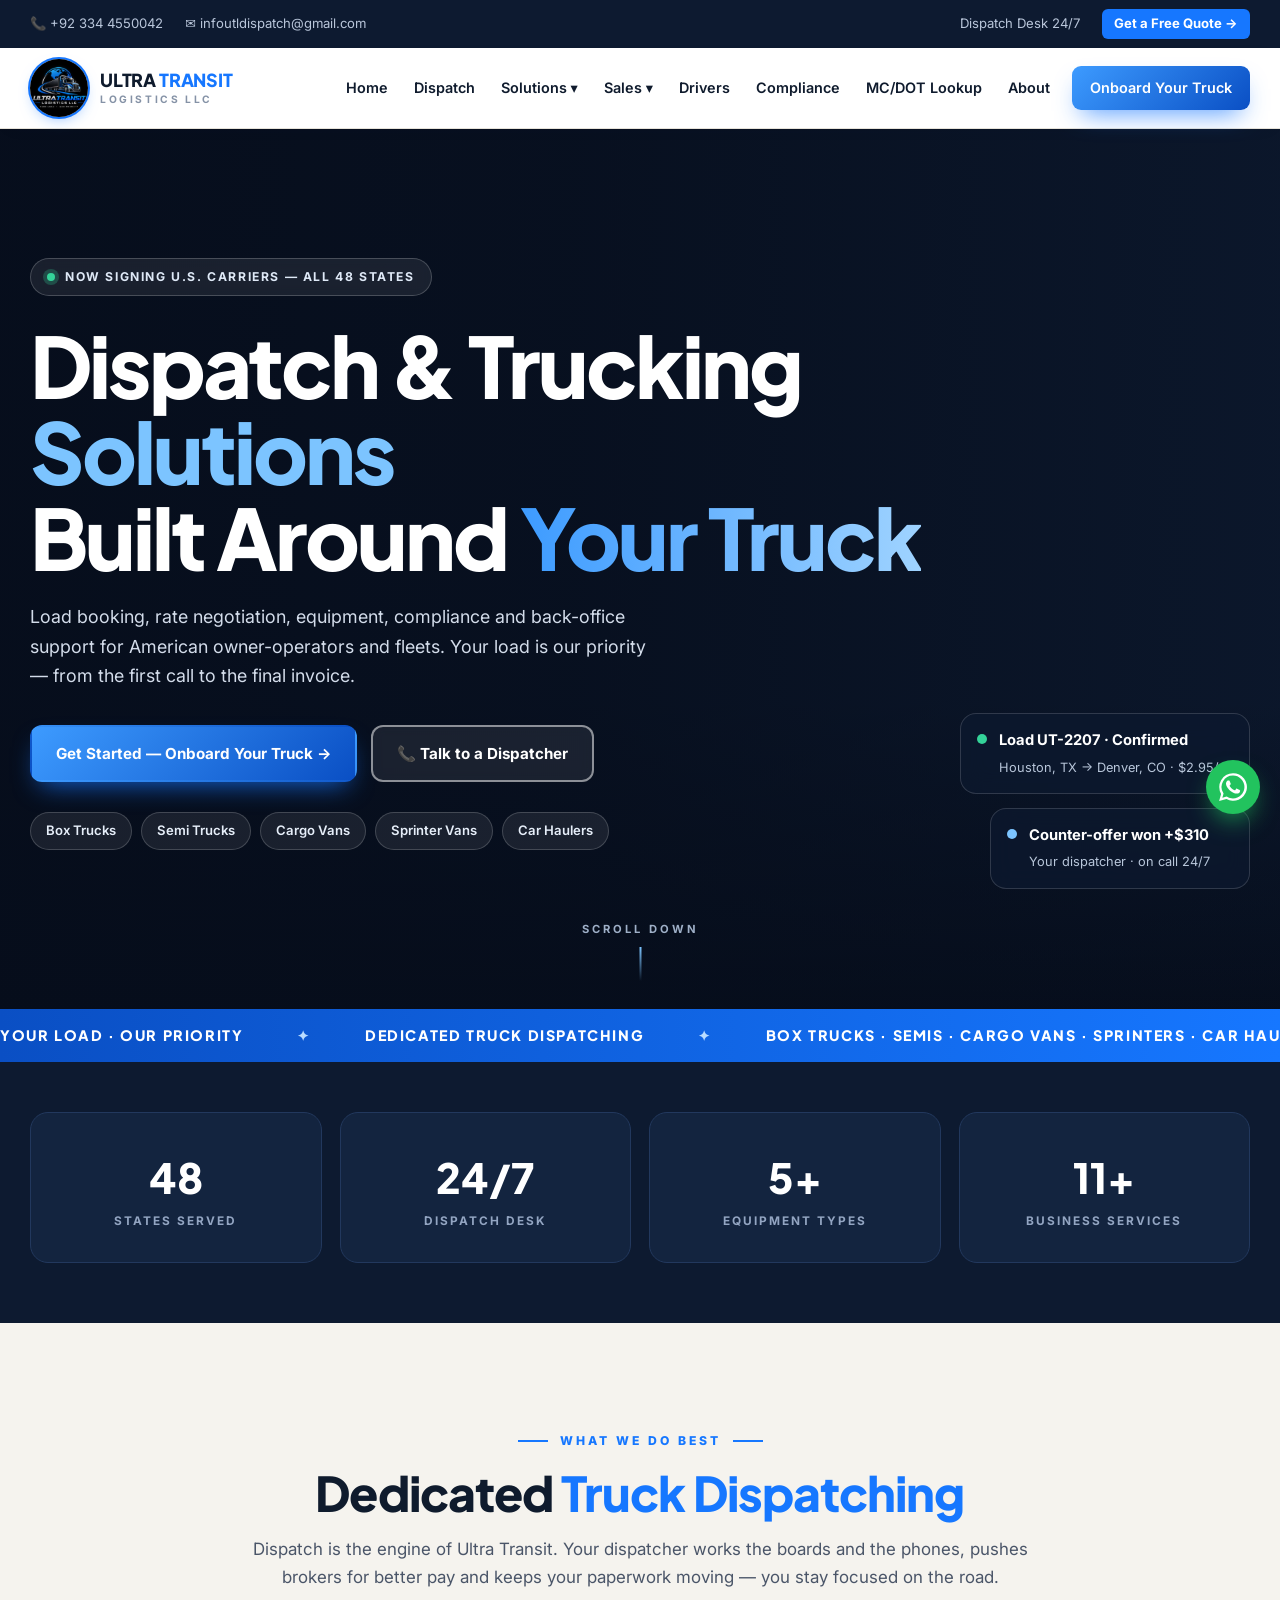
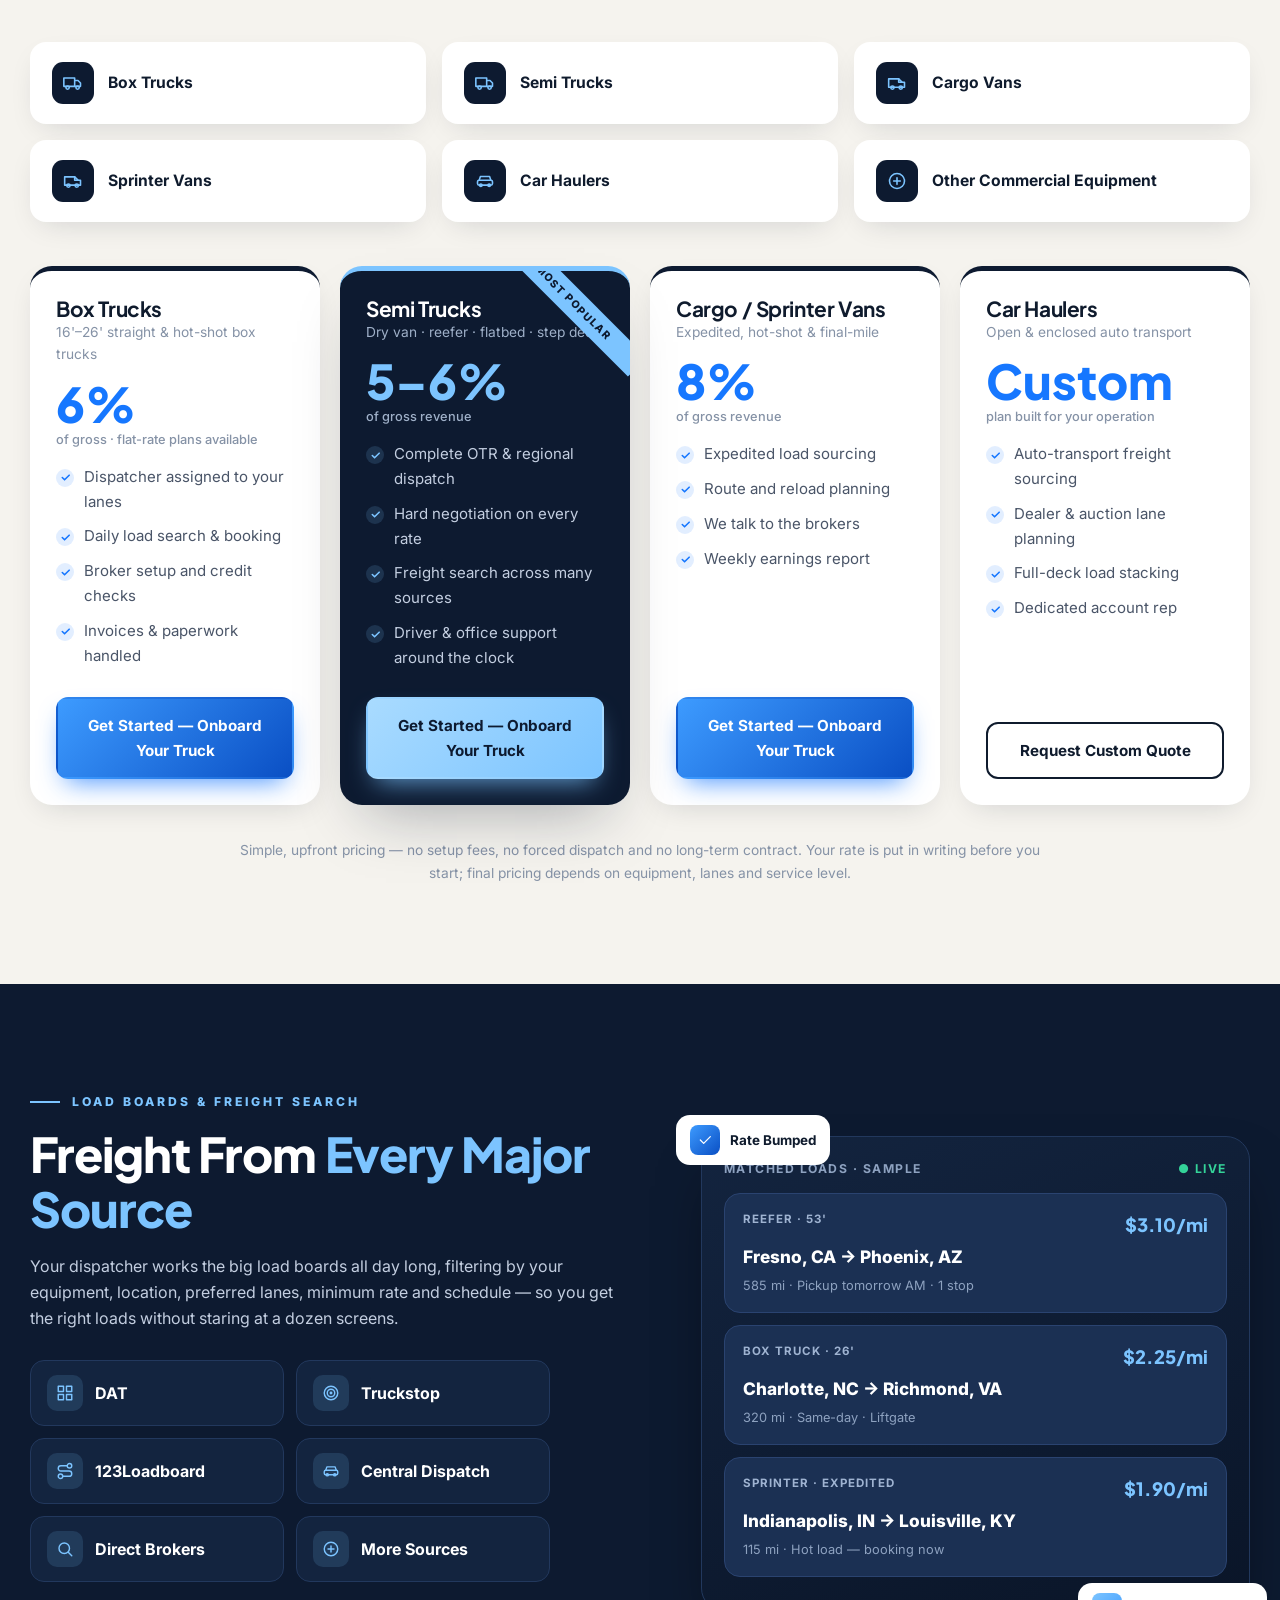
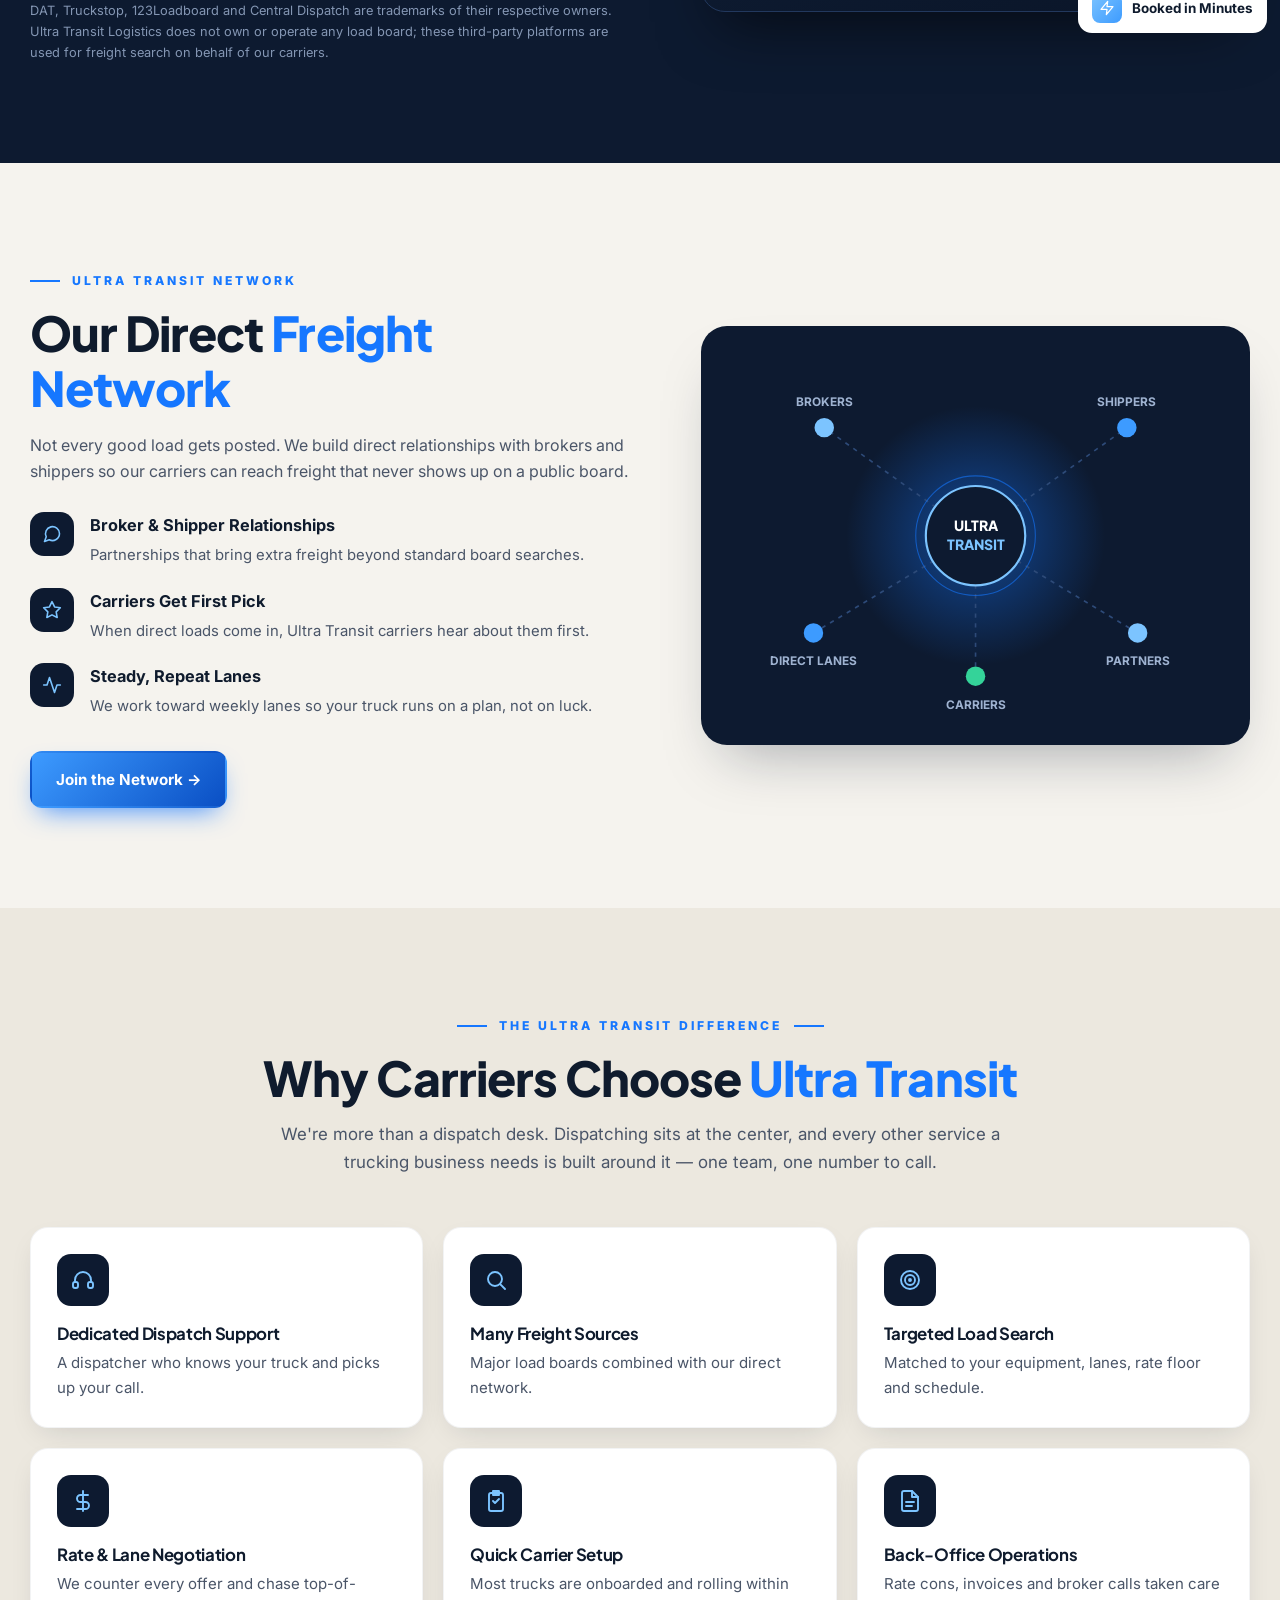
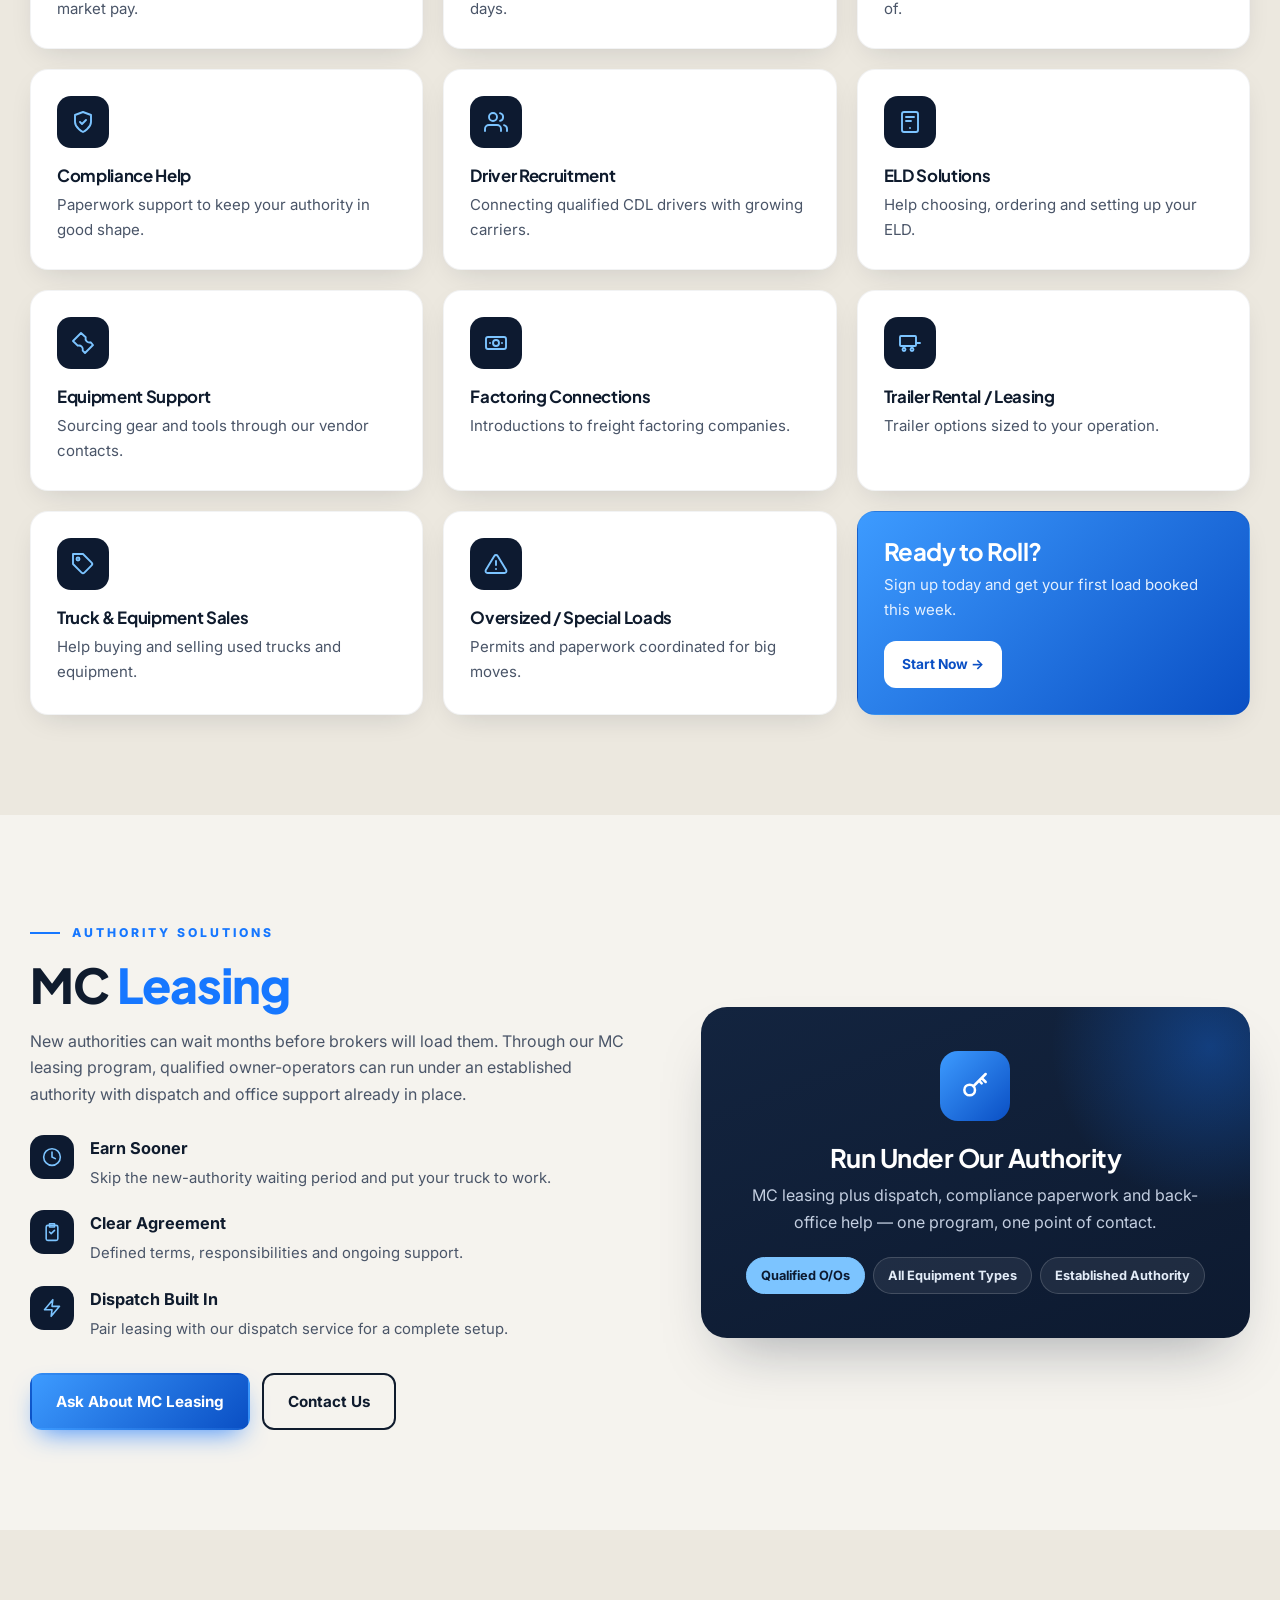
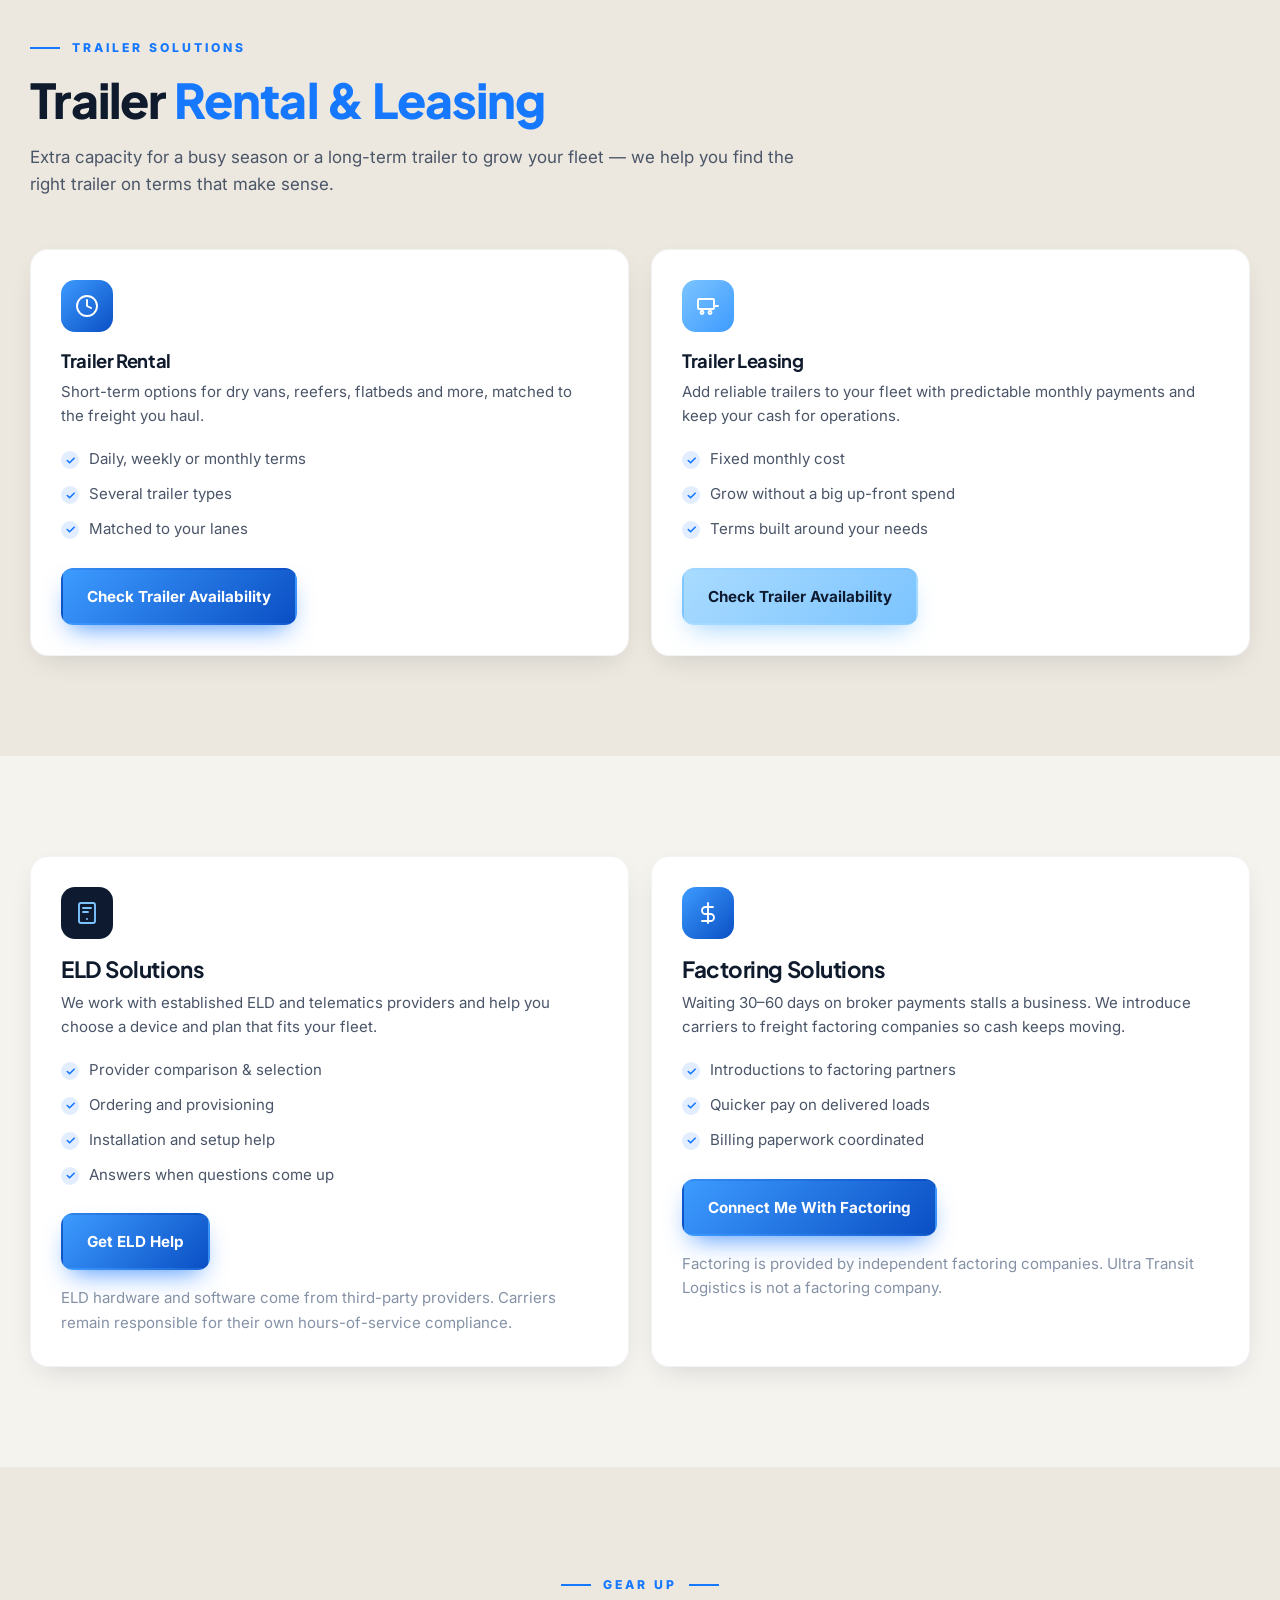
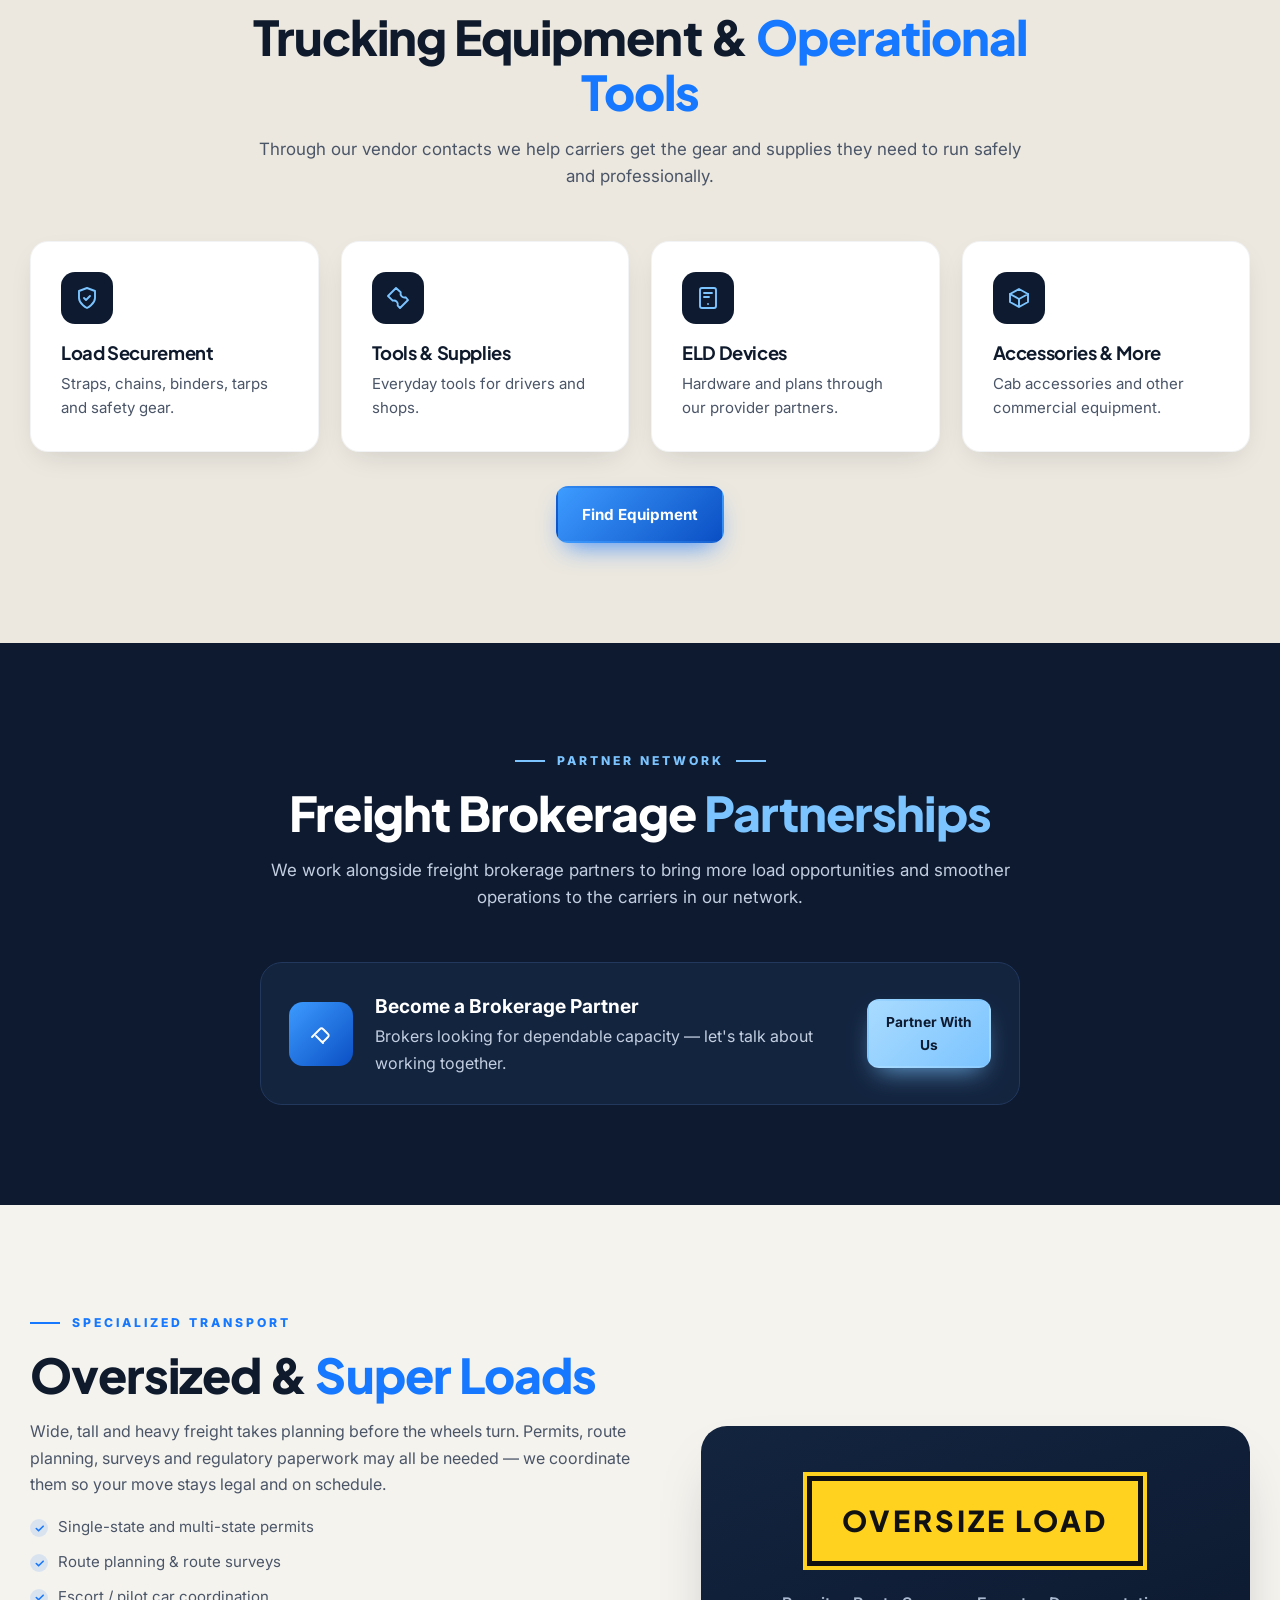
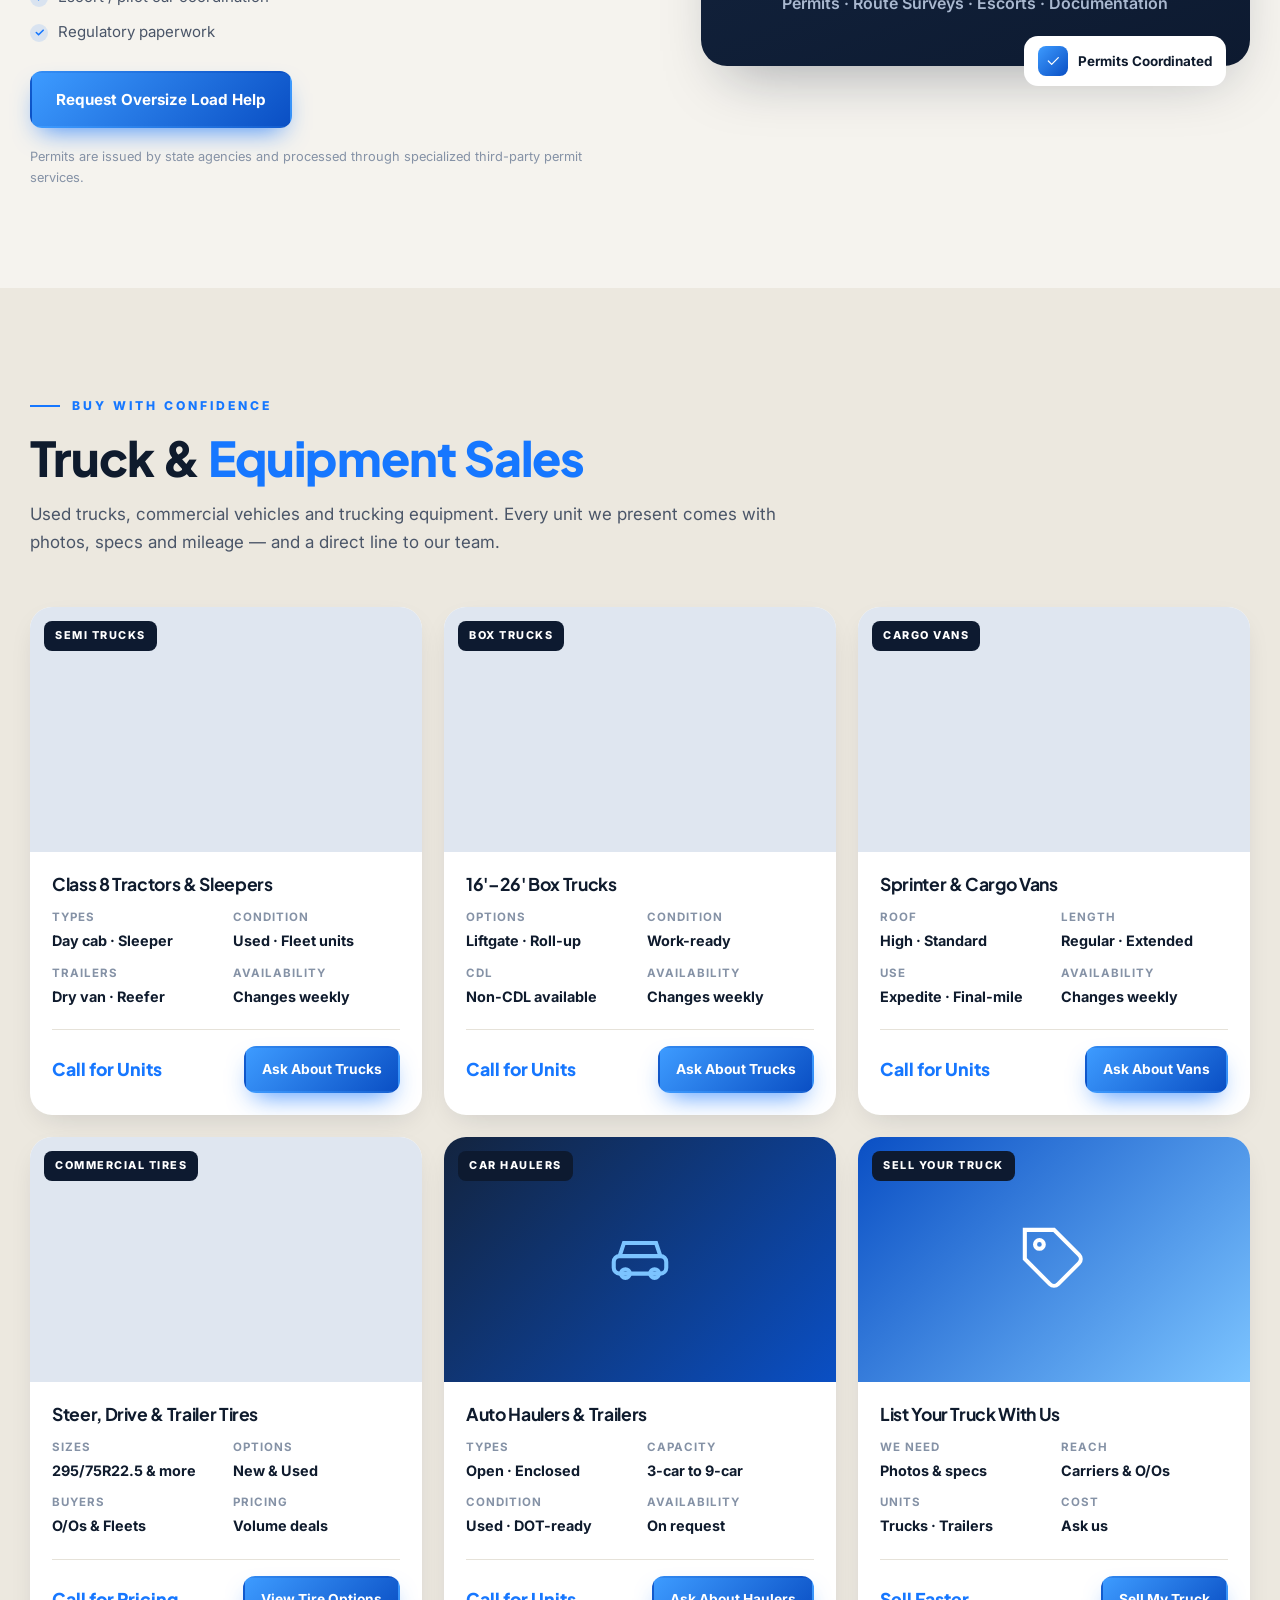
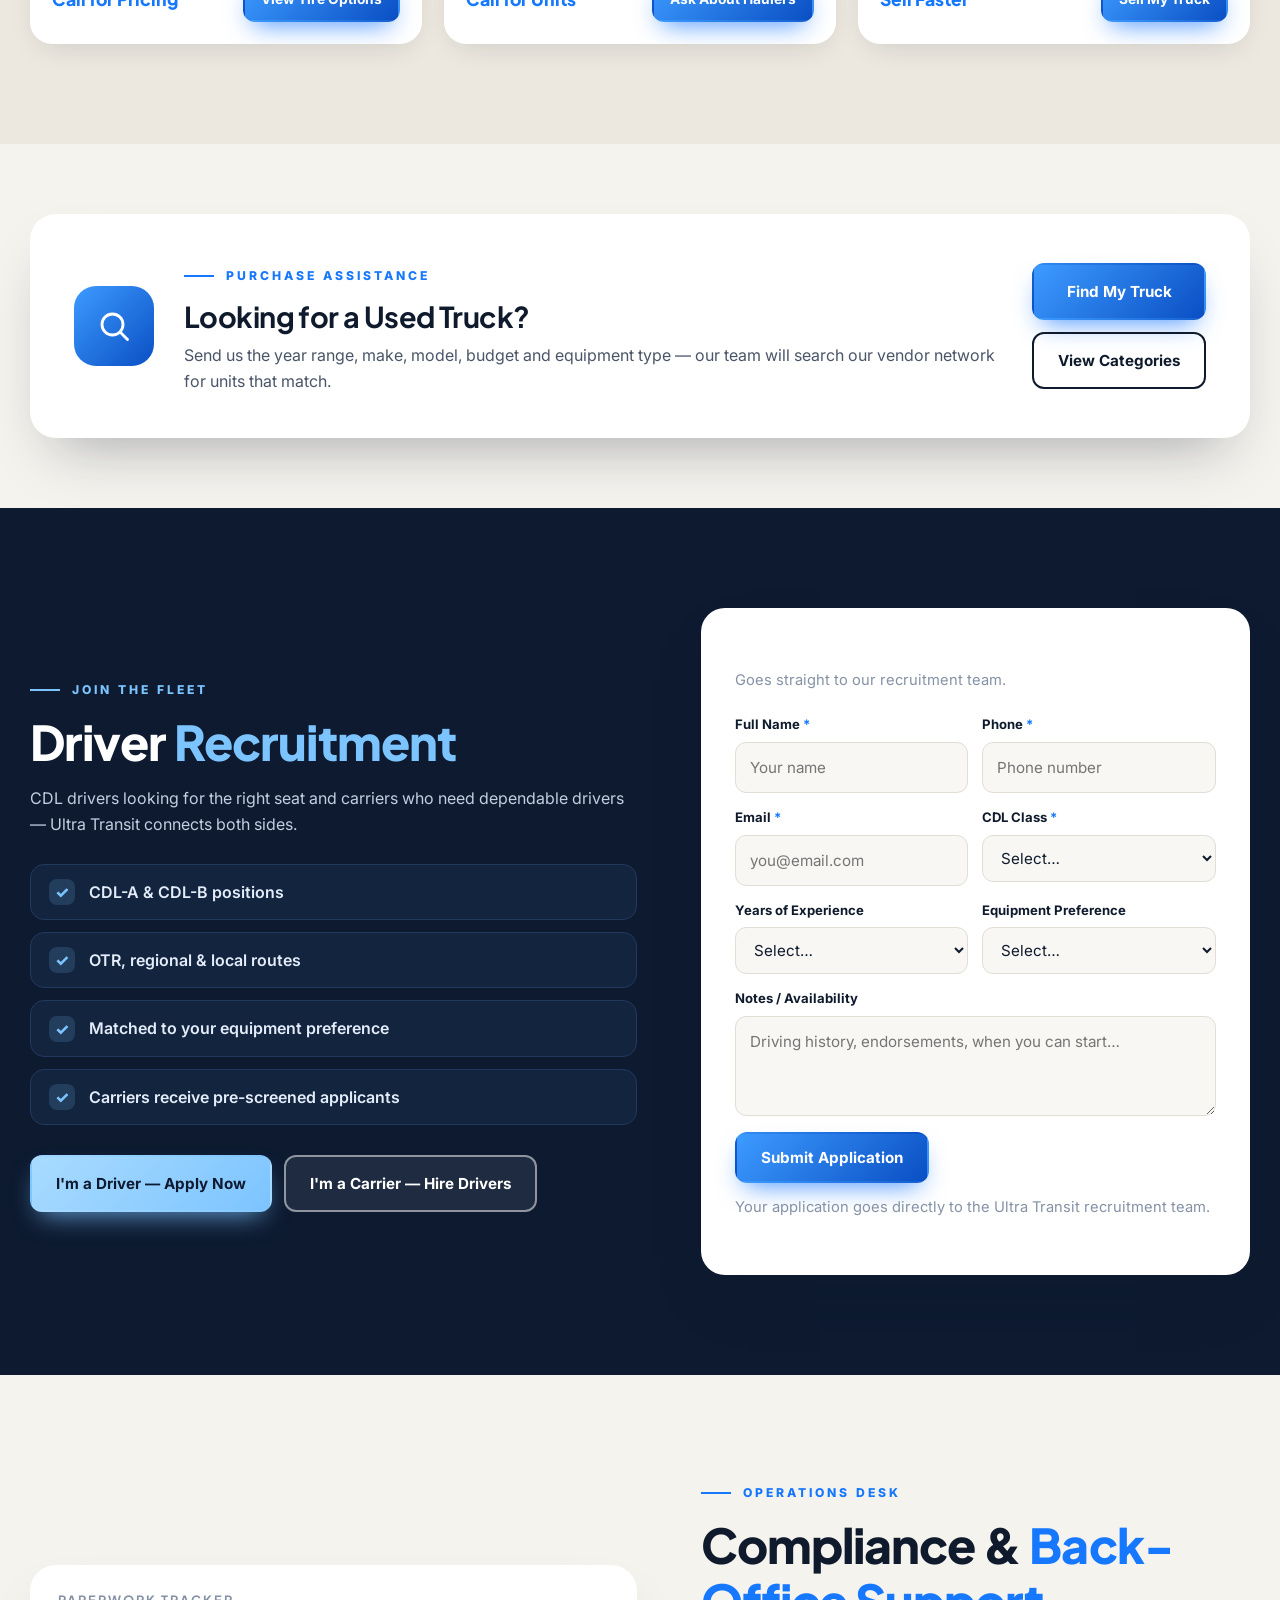
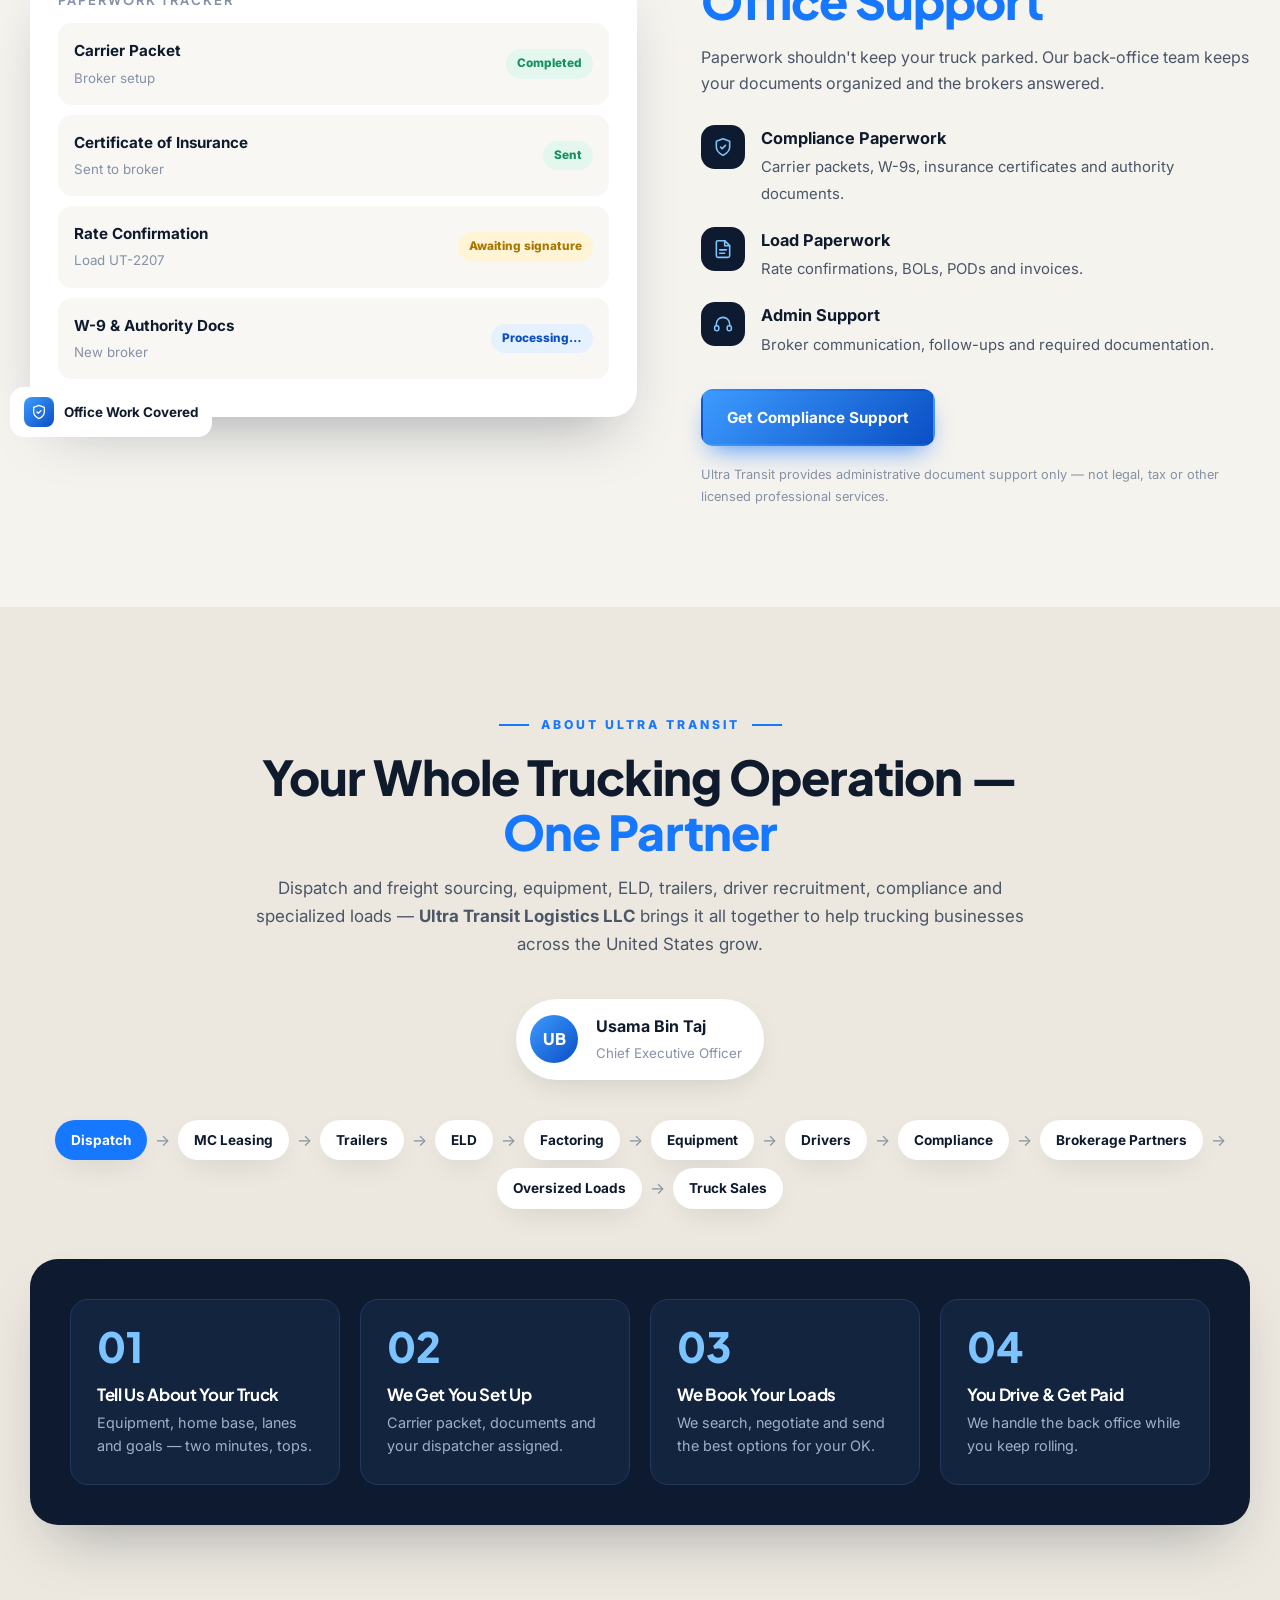
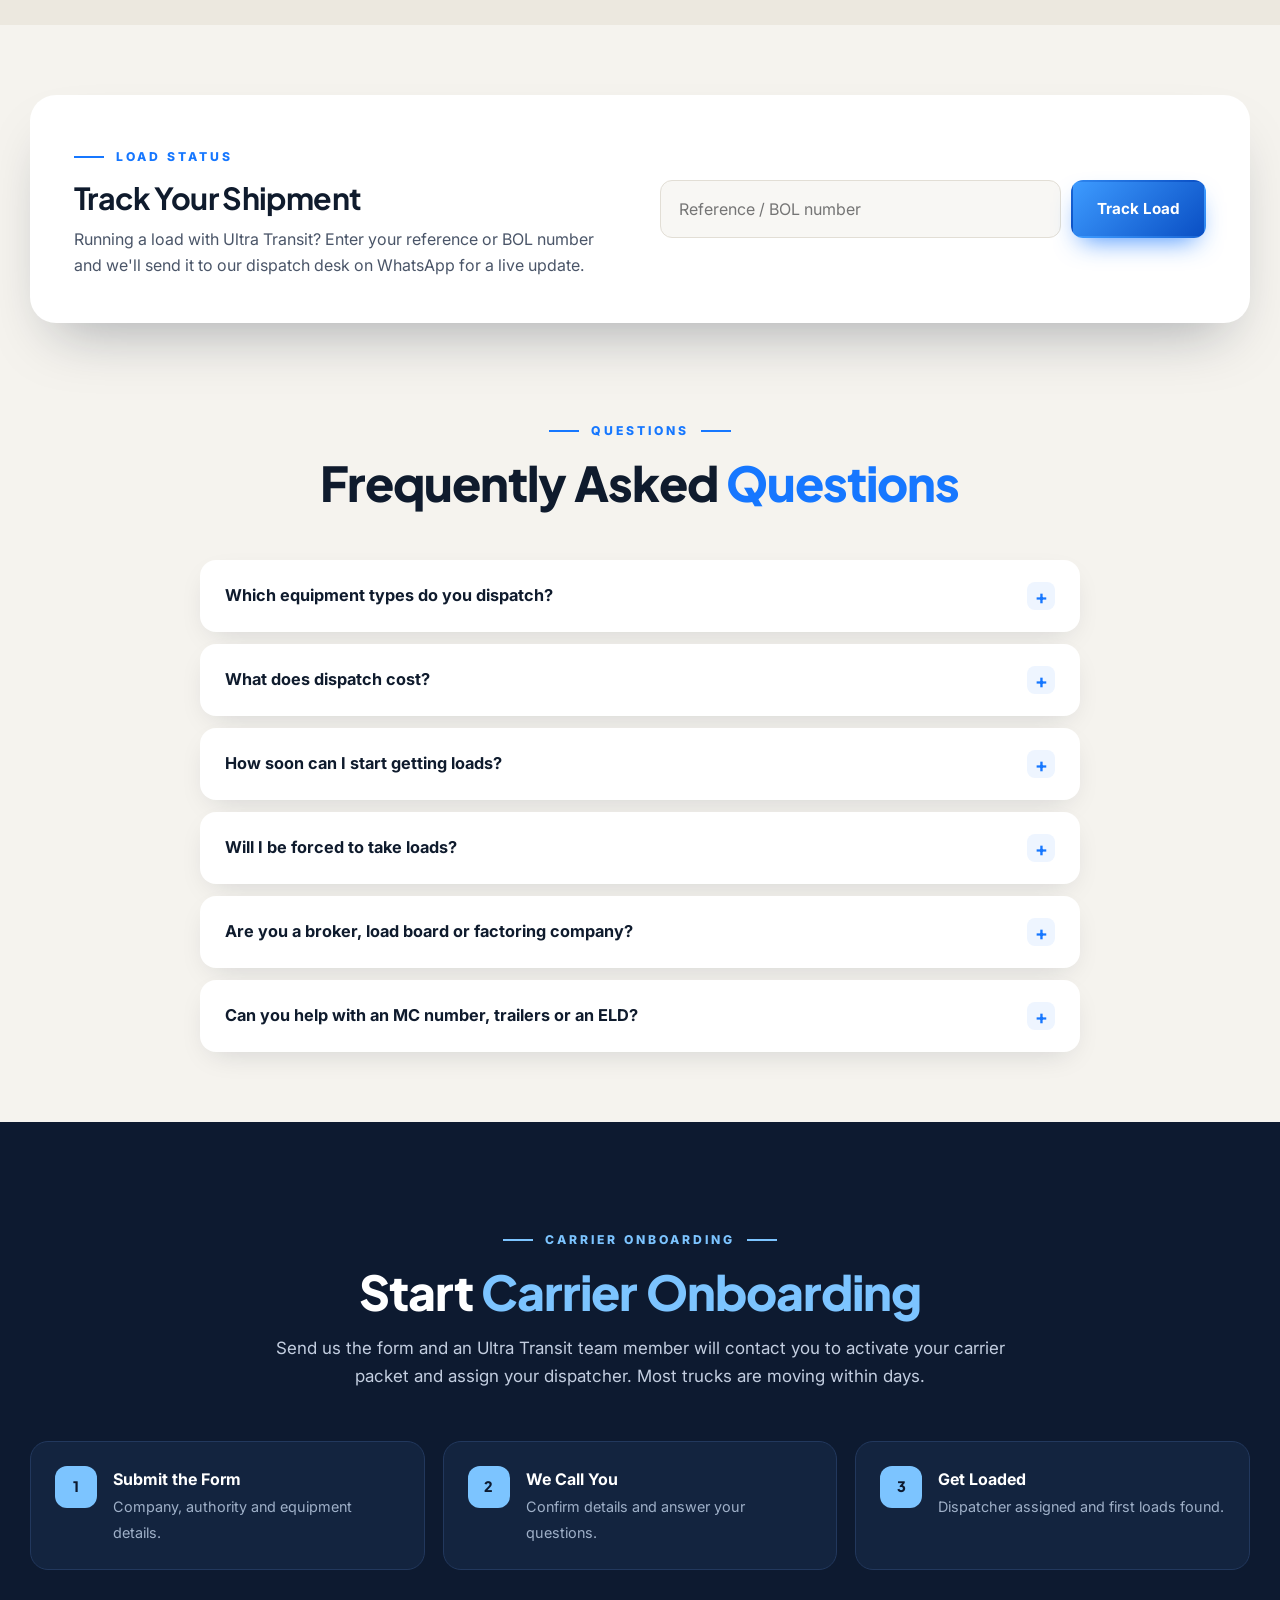
<file: index.html>
<!doctype html>
<html lang="en">
<head>
<meta charset="utf-8">
<meta name="viewport" content="width=device-width, initial-scale=1">
<title>Truck Dispatch Services USA | Ultra Transit Logistics LLC</title>
<meta name="description" content="Ultra Transit Logistics LLC — dedicated truck dispatching for box trucks, semis, cargo vans, sprinters and car haulers in all 48 states, plus MC leasing, trailers, ELD, factoring connections, compliance and equipment support.">
<link rel="icon" href="assets/logo.webp" type="image/webp">
<link rel="preconnect" href="https://fonts.googleapis.com">
<link rel="preconnect" href="https://fonts.gstatic.com" crossorigin>
<link href="https://fonts.googleapis.com/css2?family=Inter:wght@400;500;600;700&family=Plus+Jakarta+Sans:wght@600;700;800&display=swap" rel="stylesheet">
<link rel="stylesheet" href="assets/style.css">
</head>
<body>

<svg width="0" height="0" style="position:absolute" aria-hidden="true">
  <symbol id="i-truck" viewBox="0 0 24 24"><path d="M1 6h13v10H1zM14 9h4l3 3v4h-7"/><circle cx="5.5" cy="17.5" r="2"/><circle cx="17.5" cy="17.5" r="2"/></symbol>
  <symbol id="i-van" viewBox="0 0 24 24"><path d="M2 7h12l4 4h3v6H2z"/><path d="M14 7v4h4"/><circle cx="6.5" cy="17.5" r="2"/><circle cx="16.5" cy="17.5" r="2"/></symbol>
  <symbol id="i-car" viewBox="0 0 24 24"><path d="M5 11l1.5-4.5h11L19 11"/><rect x="3" y="11" width="18" height="6" rx="2"/><circle cx="7" cy="17" r="1.5"/><circle cx="17" cy="17" r="1.5"/></symbol>
  <symbol id="i-plus" viewBox="0 0 24 24"><circle cx="12" cy="12" r="9"/><path d="M12 8v8M8 12h8"/></symbol>
  <symbol id="i-headset" viewBox="0 0 24 24"><path d="M4 14v-2a8 8 0 0 1 16 0v2"/><rect x="2" y="14" width="5" height="6" rx="2"/><rect x="17" y="14" width="5" height="6" rx="2"/></symbol>
  <symbol id="i-search" viewBox="0 0 24 24"><circle cx="11" cy="11" r="7"/><path d="M21 21l-4.3-4.3"/></symbol>
  <symbol id="i-target" viewBox="0 0 24 24"><circle cx="12" cy="12" r="9"/><circle cx="12" cy="12" r="5"/><circle cx="12" cy="12" r="1"/></symbol>
  <symbol id="i-dollar" viewBox="0 0 24 24"><path d="M12 2v20M17 6H9.5a3.5 3.5 0 0 0 0 7h5a3.5 3.5 0 0 1 0 7H6"/></symbol>
  <symbol id="i-clip" viewBox="0 0 24 24"><rect x="5" y="4" width="14" height="18" rx="2"/><path d="M9 2h6v4H9zM9 12l2 2 4-4"/></symbol>
  <symbol id="i-file" viewBox="0 0 24 24"><path d="M14 2H6a2 2 0 0 0-2 2v16a2 2 0 0 0 2 2h12a2 2 0 0 0 2-2V8z"/><path d="M14 2v6h6M8 13h8M8 17h6"/></symbol>
  <symbol id="i-shield" viewBox="0 0 24 24"><path d="M12 22s8-4 8-10V5l-8-3-8 3v7c0 6 8 10 8 10z"/><path d="M9 12l2 2 4-4"/></symbol>
  <symbol id="i-users" viewBox="0 0 24 24"><path d="M17 21v-2a4 4 0 0 0-4-4H5a4 4 0 0 0-4 4v2"/><circle cx="9" cy="7" r="4"/><path d="M23 21v-2a4 4 0 0 0-3-3.9M16 3.1a4 4 0 0 1 0 7.8"/></symbol>
  <symbol id="i-tablet" viewBox="0 0 24 24"><rect x="4" y="2" width="16" height="20" rx="2"/><path d="M8 7h8M8 11h5M12 18h.01"/></symbol>
  <symbol id="i-tool" viewBox="0 0 24 24"><path d="M14.7 6.3a4 4 0 0 0 5 5L22 14l-8 8-2.3-2.3a4 4 0 0 0-5-5L2 10l8-8z"/></symbol>
  <symbol id="i-cash" viewBox="0 0 24 24"><rect x="2" y="6" width="20" height="12" rx="2"/><circle cx="12" cy="12" r="3"/><path d="M6 12h.01M18 12h.01"/></symbol>
  <symbol id="i-trailer" viewBox="0 0 24 24"><rect x="2" y="5" width="16" height="10" rx="1"/><path d="M18 12h4M6 15v2M14 15v2"/><circle cx="6" cy="18.5" r="1.5"/><circle cx="14" cy="18.5" r="1.5"/></symbol>
  <symbol id="i-tag" viewBox="0 0 24 24"><path d="M20.6 13.4l-7.2 7.2a2 2 0 0 1-2.8 0L2 12V2h10l8.6 8.6a2 2 0 0 1 0 2.8z"/><circle cx="7" cy="7" r="1.5"/></symbol>
  <symbol id="i-alert" viewBox="0 0 24 24"><path d="M10.3 3.9L1.8 18a2 2 0 0 0 1.7 3h17a2 2 0 0 0 1.7-3L13.7 3.9a2 2 0 0 0-3.4 0z"/><path d="M12 9v4M12 17h.01"/></symbol>
  <symbol id="i-grid" viewBox="0 0 24 24"><rect x="3" y="3" width="7" height="7"/><rect x="14" y="3" width="7" height="7"/><rect x="3" y="14" width="7" height="7"/><rect x="14" y="14" width="7" height="7"/></symbol>
  <symbol id="i-clock" viewBox="0 0 24 24"><circle cx="12" cy="12" r="10"/><path d="M12 6v6l4 2"/></symbol>
  <symbol id="i-route" viewBox="0 0 24 24"><circle cx="6" cy="19" r="3"/><circle cx="18" cy="5" r="3"/><path d="M9 19h8.5a3.5 3.5 0 0 0 0-7h-11a3.5 3.5 0 0 1 0-7H15"/></symbol>
  <symbol id="i-phone" viewBox="0 0 24 24"><path d="M22 16.9v3a2 2 0 0 1-2.2 2 19.8 19.8 0 0 1-8.6-3.1 19.5 19.5 0 0 1-6-6A19.8 19.8 0 0 1 2.1 4.2 2 2 0 0 1 4.1 2h3a2 2 0 0 1 2 1.7c.1.9.4 1.8.7 2.7a2 2 0 0 1-.5 2.1L8 9.8a16 16 0 0 0 6 6l1.3-1.3a2 2 0 0 1 2.1-.4c.9.3 1.8.6 2.7.7a2 2 0 0 1 1.7 2z"/></symbol>
  <symbol id="i-mail" viewBox="0 0 24 24"><rect x="2" y="4" width="20" height="16" rx="2"/><path d="M22 6l-10 7L2 6"/></symbol>
  <symbol id="i-pin" viewBox="0 0 24 24"><path d="M21 10c0 7-9 13-9 13s-9-6-9-13a9 9 0 0 1 18 0z"/><circle cx="12" cy="10" r="3"/></symbol>
  <symbol id="i-chat" viewBox="0 0 24 24"><path d="M21 11.5a8.4 8.4 0 0 1-12.3 7.4L3 21l2.1-5.6A8.4 8.4 0 1 1 21 11.5z"/></symbol>
  <symbol id="i-star" viewBox="0 0 24 24"><path d="M12 2l3.1 6.3 6.9 1-5 4.9 1.2 6.8L12 17.8 5.8 21l1.2-6.8-5-4.9 6.9-1z"/></symbol>
  <symbol id="i-check" viewBox="0 0 24 24"><path d="M5 12l5 5L20 7"/></symbol>
  <symbol id="i-bolt" viewBox="0 0 24 24"><path d="M13 2L3 14h9l-1 8 10-12h-9z"/></symbol>
  <symbol id="i-pulse" viewBox="0 0 24 24"><path d="M22 12h-4l-3 9L9 3l-3 9H2"/></symbol>
  <symbol id="i-hand" viewBox="0 0 24 24"><path d="M7 11l4-4a2 2 0 0 1 3 0l5 5a2 2 0 0 1 0 3l-4 4a2 2 0 0 1-3 0L7 14M3 15l4-4M14 21l-3-3"/></symbol>
  <symbol id="i-box" viewBox="0 0 24 24"><path d="M21 8l-9-5-9 5 9 5z"/><path d="M3 8v8l9 5 9-5V8M12 13v8"/></symbol>
  <symbol id="i-upload" viewBox="0 0 24 24"><path d="M21 15v4a2 2 0 0 1-2 2H5a2 2 0 0 1-2-2v-4M17 8l-5-5-5 5M12 3v12"/></symbol>
  <symbol id="i-key" viewBox="0 0 24 24"><circle cx="8" cy="15" r="4"/><path d="M10.8 12.2L20 3M17 6l3 3M15 8l2 2"/></symbol>
</svg>

<div class="topbar">
  <div class="container">
    <div class="tb">
      <a href="tel:+923344550042">📞 +92 334 4550042</a>
      <a href="mailto:infoutldispatch@gmail.com">✉ infoutldispatch@gmail.com</a>
    </div>
    <div class="tb r">
      <span>Dispatch Desk 24/7</span>
      <a class="quote" href="#contact">Get a Free Quote →</a>
    </div>
  </div>
</div>

<header class="site">
  <div class="container">
    <a class="brand" href="#home" aria-label="Ultra Transit Logistics home">
      <img src="assets/logo.webp" alt="Ultra Transit Logistics LLC logo">
      <span class="bt"><b>ULTRA <span>TRANSIT</span></b><small>Logistics LLC</small></span>
    </a>
    <nav class="main" aria-label="Main">
      <a href="#home">Home</a>
      <a href="#dispatch">Dispatch</a>
      <div class="dd">
        <button type="button">Solutions ▾</button>
        <div class="dd-menu">
          <a href="#mc-leasing">MC Leasing</a>
          <a href="#trailers">Trailer Rental &amp; Leasing</a>
          <a href="#eld">ELD Solutions</a>
          <a href="#factoring">Factoring Connections</a>
          <a href="#equipment">Trucking Equipment</a>
          <a href="#oversized">Oversized &amp; Super Loads</a>
        </div>
      </div>
      <div class="dd">
        <button type="button">Sales ▾</button>
        <div class="dd-menu">
          <a href="#sales">Truck &amp; Equipment Sales</a>
          <a href="commercial-truck-tires.html">Commercial Truck Tires</a>
        </div>
      </div>
      <a href="#drivers">Drivers</a>
      <a href="#compliance">Compliance</a>
      <a href="carrier-lookup.html">MC/DOT Lookup</a>
      <a href="#about">About</a>
      <a class="btn btn-primary btn-sm nav-cta" href="#onboarding">Onboard Your Truck</a>
    </nav>
    <button class="burger" aria-label="Open menu" aria-expanded="false">☰</button>
  </div>
</header>

<main>
<!-- ================= HERO ================= -->
<section class="hero" id="home">
  <div class="hero-bg" role="img" aria-label="Semi trucks on a highway"></div>
  <div class="container">
    <span class="pill"><span class="dot"></span> Now Signing U.S. Carriers — All 48 States</span>
    <h1>Dispatch &amp; Trucking <span class="a">Solutions</span><br>Built Around <span class="b">Your Truck</span></h1>
    <p class="lead">Load booking, rate negotiation, equipment, compliance and back-office support for American owner-operators and fleets. Your load is our priority — from the first call to the final invoice.</p>
    <div class="ctas">
      <a class="btn btn-primary" href="#onboarding">Get Started — Onboard Your Truck →</a>
      <a class="btn btn-glass" href="https://wa.me/923344550042" target="_blank" rel="noopener">📞 Talk to a Dispatcher</a>
    </div>
    <div class="chips"><span class="chip">Box Trucks</span><span class="chip">Semi Trucks</span><span class="chip">Cargo Vans</span><span class="chip">Sprinter Vans</span><span class="chip">Car Haulers</span></div>
  </div>
  <div class="hero-cards">
    <div class="hcard"><span class="d" style="background:#34d399"></span><div><b>Load UT-2207 · Confirmed</b><span>Houston, TX → Denver, CO · $2.95/mi</span></div></div>
    <div class="hcard"><span class="d" style="background:#7cc4ff"></span><div><b>Counter-offer won +$310</b><span>Your dispatcher · on call 24/7</span></div></div>
  </div>
  <div class="scroll-hint">SCROLL DOWN<i></i></div>
</section>

<div class="marquee" aria-hidden="true">
  <div class="track">
    <span>YOUR LOAD · OUR PRIORITY</span><span>DEDICATED TRUCK DISPATCHING</span><span>BOX TRUCKS · SEMIS · CARGO VANS · SPRINTERS · CAR HAULERS</span><span>DISPATCH · MC LEASING · TRAILERS · ELD · FACTORING · EQUIPMENT</span>
    <span>YOUR LOAD · OUR PRIORITY</span><span>DEDICATED TRUCK DISPATCHING</span><span>BOX TRUCKS · SEMIS · CARGO VANS · SPRINTERS · CAR HAULERS</span><span>DISPATCH · MC LEASING · TRAILERS · ELD · FACTORING · EQUIPMENT</span>
  </div>
</div>

<div class="stats-band">
  <div class="container stats reveal">
    <div class="stat"><div class="n" data-count="48">48</div><div class="l">States Served</div></div>
    <div class="stat"><div class="n" data-count="24" data-suffix="/7">24/7</div><div class="l">Dispatch Desk</div></div>
    <div class="stat"><div class="n" data-count="5" data-suffix="+">5+</div><div class="l">Equipment Types</div></div>
    <div class="stat"><div class="n" data-count="11" data-suffix="+">11+</div><div class="l">Business Services</div></div>
  </div>
</div>

<!-- ================= DISPATCH ================= -->
<section class="pad" id="dispatch">
  <div class="container">
    <div class="sec-head center reveal">
      <span class="eyebrow">What We Do Best</span>
      <h2>Dedicated <span class="hl">Truck Dispatching</span></h2>
      <p>Dispatch is the engine of Ultra Transit. Your dispatcher works the boards and the phones, pushes brokers for better pay and keeps your paperwork moving — you stay focused on the road.</p>
    </div>
    <div class="equip reveal">
      <button class="eq" data-key="box"><span class="ic"><svg><use href="#i-truck"/></svg></span>Box Trucks</button>
      <button class="eq" data-key="semi"><span class="ic"><svg><use href="#i-truck"/></svg></span>Semi Trucks</button>
      <button class="eq" data-key="van"><span class="ic"><svg><use href="#i-van"/></svg></span>Cargo Vans</button>
      <button class="eq" data-key="van"><span class="ic"><svg><use href="#i-van"/></svg></span>Sprinter Vans</button>
      <button class="eq" data-key="car"><span class="ic"><svg><use href="#i-car"/></svg></span>Car Haulers</button>
      <button class="eq" data-key="car"><span class="ic"><svg><use href="#i-plus"/></svg></span>Other Commercial Equipment</button>
    </div>
    <div class="prices">
      <div class="price reveal" data-keys="box">
        <div class="ph"><h3>Box Trucks</h3><p class="sub">16'–26' straight &amp; hot-shot box trucks</p><div class="rate">6%<small>of gross · flat-rate plans available</small></div></div>
        <div class="pb"><ul class="checks"><li>Dispatcher assigned to your lanes</li><li>Daily load search &amp; booking</li><li>Broker setup and credit checks</li><li>Invoices &amp; paperwork handled</li></ul><a class="btn btn-primary btn-block" href="#onboarding">Get Started — Onboard Your Truck</a></div>
      </div>
      <div class="price hot reveal" data-keys="semi">
        <span class="ribbon">MOST POPULAR</span>
        <div class="ph"><h3>Semi Trucks</h3><p class="sub" style="color:#9fb0c8">Dry van · reefer · flatbed · step deck</p><div class="rate">5–6%<small style="color:#9fb0c8">of gross revenue</small></div></div>
        <div class="pb"><ul class="checks"><li>Complete OTR &amp; regional dispatch</li><li>Hard negotiation on every rate</li><li>Freight search across many sources</li><li>Driver &amp; office support around the clock</li></ul><a class="btn btn-light btn-block" href="#onboarding">Get Started — Onboard Your Truck</a></div>
      </div>
      <div class="price reveal" data-keys="van">
        <div class="ph"><h3>Cargo / Sprinter Vans</h3><p class="sub">Expedited, hot-shot &amp; final-mile</p><div class="rate">8%<small>of gross revenue</small></div></div>
        <div class="pb"><ul class="checks"><li>Expedited load sourcing</li><li>Route and reload planning</li><li>We talk to the brokers</li><li>Weekly earnings report</li></ul><a class="btn btn-primary btn-block" href="#onboarding">Get Started — Onboard Your Truck</a></div>
      </div>
      <div class="price reveal" data-keys="car">
        <div class="ph"><h3>Car Haulers</h3><p class="sub">Open &amp; enclosed auto transport</p><div class="rate">Custom<small>plan built for your operation</small></div></div>
        <div class="pb"><ul class="checks"><li>Auto-transport freight sourcing</li><li>Dealer &amp; auction lane planning</li><li>Full-deck load stacking</li><li>Dedicated account rep</li></ul><a class="btn btn-outline btn-block" href="#contact" data-service="Dispatch Services">Request Custom Quote</a></div>
      </div>
    </div>
    <p class="fineprint reveal">Simple, upfront pricing — no setup fees, no forced dispatch and no long-term contract. Your rate is put in writing before you start; final pricing depends on equipment, lanes and service level.</p>
  </div>
</section>

<!-- ================= FREIGHT SEARCH ================= -->
<section class="pad night" id="freight">
  <div class="container split">
    <div class="reveal">
      <span class="eyebrow">Load Boards &amp; Freight Search</span>
      <h2 class="h2">Freight From <span style="color:var(--sky)">Every Major Source</span></h2>
      <p>Your dispatcher works the big load boards all day long, filtering by your equipment, location, preferred lanes, minimum rate and schedule — so you get the right loads without staring at a dozen screens.</p>
      <div class="boards">
        <div class="board"><span class="ic"><svg><use href="#i-grid"/></svg></span>DAT</div>
        <div class="board"><span class="ic"><svg><use href="#i-target"/></svg></span>Truckstop</div>
        <div class="board"><span class="ic"><svg><use href="#i-route"/></svg></span>123Loadboard</div>
        <div class="board"><span class="ic"><svg><use href="#i-car"/></svg></span>Central Dispatch</div>
        <div class="board"><span class="ic"><svg><use href="#i-search"/></svg></span>Direct Brokers</div>
        <div class="board"><span class="ic"><svg><use href="#i-plus"/></svg></span>More Sources</div>
      </div>
      <p class="note">DAT, Truckstop, 123Loadboard and Central Dispatch are trademarks of their respective owners. Ultra Transit Logistics does not own or operate any load board; these third-party platforms are used for freight search on behalf of our carriers.</p>
    </div>
    <div class="loads reveal">
      <div class="badge-float bf-1"><span class="ic blue"><svg><use href="#i-check"/></svg></span>Rate Bumped</div>
      <div class="loads-head"><span>MATCHED LOADS · SAMPLE</span><span style="color:#34d399">● LIVE</span></div>
      <div class="load"><span class="t">REEFER · 53'</span><span class="r">$3.10/mi</span><span class="lane">Fresno, CA → Phoenix, AZ</span><span class="meta">585 mi · Pickup tomorrow AM · 1 stop</span></div>
      <div class="load"><span class="t">BOX TRUCK · 26'</span><span class="r">$2.25/mi</span><span class="lane">Charlotte, NC → Richmond, VA</span><span class="meta">320 mi · Same-day · Liftgate</span></div>
      <div class="load"><span class="t">SPRINTER · EXPEDITED</span><span class="r">$1.90/mi</span><span class="lane">Indianapolis, IN → Louisville, KY</span><span class="meta">115 mi · Hot load — booking now</span></div>
      <div class="badge-float bf-2"><span class="ic sky"><svg><use href="#i-bolt"/></svg></span>Booked in Minutes</div>
    </div>
  </div>
</section>

<!-- ================= NETWORK ================= -->
<section class="pad" id="network">
  <div class="container split">
    <div class="reveal">
      <span class="eyebrow">Ultra Transit Network</span>
      <h2 class="h2">Our Direct <span class="hl">Freight Network</span></h2>
      <p>Not every good load gets posted. We build direct relationships with brokers and shippers so our carriers can reach freight that never shows up on a public board.</p>
      <div class="feature-list">
        <div class="fl"><span class="ic"><svg><use href="#i-chat"/></svg></span><div><b>Broker &amp; Shipper Relationships</b><span>Partnerships that bring extra freight beyond standard board searches.</span></div></div>
        <div class="fl"><span class="ic"><svg><use href="#i-star"/></svg></span><div><b>Carriers Get First Pick</b><span>When direct loads come in, Ultra Transit carriers hear about them first.</span></div></div>
        <div class="fl"><span class="ic"><svg><use href="#i-pulse"/></svg></span><div><b>Steady, Repeat Lanes</b><span>We work toward weekly lanes so your truck runs on a plan, not on luck.</span></div></div>
      </div>
      <a class="btn btn-primary" href="#onboarding">Join the Network →</a>
    </div>
    <div class="net reveal">
      <svg viewBox="0 0 460 340" aria-label="Network diagram">
        <defs><radialGradient id="g1"><stop offset="0" stop-color="#1677ff" stop-opacity=".5"/><stop offset="1" stop-color="#1677ff" stop-opacity="0"/></radialGradient></defs>
        <circle cx="230" cy="170" r="120" fill="url(#g1)"/>
        <g stroke="#2d4a78" stroke-width="1.5" stroke-dasharray="4 5">
          <line x1="230" y1="170" x2="90" y2="70"/><line x1="230" y1="170" x2="370" y2="70"/>
          <line x1="230" y1="170" x2="80" y2="260"/><line x1="230" y1="170" x2="380" y2="260"/>
          <line x1="230" y1="170" x2="230" y2="300"/>
        </g>
        <g font-family="Inter, sans-serif" font-size="11" font-weight="700" fill="#9fb3d1" text-anchor="middle">
          <circle cx="90" cy="70" r="9" fill="#7cc4ff"/><text x="90" y="50">BROKERS</text>
          <circle cx="370" cy="70" r="9" fill="#3d9bff"/><text x="370" y="50">SHIPPERS</text>
          <circle cx="80" cy="260" r="9" fill="#3d9bff"/><text x="80" y="290">DIRECT LANES</text>
          <circle cx="380" cy="260" r="9" fill="#7cc4ff"/><text x="380" y="290">PARTNERS</text>
          <circle cx="230" cy="300" r="9" fill="#34d399"/><text x="230" y="330">CARRIERS</text>
        </g>
        <circle cx="230" cy="170" r="46" fill="#0d1a30" stroke="#7cc4ff" stroke-width="2"/>
        <circle cx="230" cy="170" r="58" fill="none" stroke="#1677ff" stroke-width="1" opacity=".6"><animate attributeName="r" values="50;70;50" dur="4s" repeatCount="indefinite"/><animate attributeName="opacity" values=".8;0;.8" dur="4s" repeatCount="indefinite"/></circle>
        <text x="230" y="166" text-anchor="middle" font-family="Plus Jakarta Sans, sans-serif" font-weight="800" font-size="13" fill="#fff">ULTRA</text>
        <text x="230" y="183" text-anchor="middle" font-family="Plus Jakarta Sans, sans-serif" font-weight="800" font-size="13" fill="#7cc4ff">TRANSIT</text>
      </svg>
    </div>
  </div>
</section>

<!-- ================= WHY ================= -->
<section class="pad alt" id="why">
  <div class="container">
    <div class="sec-head center reveal">
      <span class="eyebrow">The Ultra Transit Difference</span>
      <h2>Why Carriers Choose <span class="hl">Ultra Transit</span></h2>
      <p>We're more than a dispatch desk. Dispatching sits at the center, and every other service a trucking business needs is built around it — one team, one number to call.</p>
    </div>
    <div class="why">
      <div class="card reveal"><span class="ic"><svg><use href="#i-headset"/></svg></span><h3>Dedicated Dispatch Support</h3><p>A dispatcher who knows your truck and picks up your call.</p></div>
      <div class="card reveal"><span class="ic"><svg><use href="#i-search"/></svg></span><h3>Many Freight Sources</h3><p>Major load boards combined with our direct network.</p></div>
      <div class="card reveal"><span class="ic"><svg><use href="#i-target"/></svg></span><h3>Targeted Load Search</h3><p>Matched to your equipment, lanes, rate floor and schedule.</p></div>
      <div class="card reveal"><span class="ic"><svg><use href="#i-dollar"/></svg></span><h3>Rate &amp; Lane Negotiation</h3><p>We counter every offer and chase top-of-market pay.</p></div>
      <div class="card reveal"><span class="ic"><svg><use href="#i-clip"/></svg></span><h3>Quick Carrier Setup</h3><p>Most trucks are onboarded and rolling within days.</p></div>
      <div class="card reveal"><span class="ic"><svg><use href="#i-file"/></svg></span><h3>Back-Office Operations</h3><p>Rate cons, invoices and broker calls taken care of.</p></div>
      <div class="card reveal"><span class="ic"><svg><use href="#i-shield"/></svg></span><h3>Compliance Help</h3><p>Paperwork support to keep your authority in good shape.</p></div>
      <div class="card reveal"><span class="ic"><svg><use href="#i-users"/></svg></span><h3>Driver Recruitment</h3><p>Connecting qualified CDL drivers with growing carriers.</p></div>
      <div class="card reveal"><span class="ic"><svg><use href="#i-tablet"/></svg></span><h3>ELD Solutions</h3><p>Help choosing, ordering and setting up your ELD.</p></div>
      <div class="card reveal"><span class="ic"><svg><use href="#i-tool"/></svg></span><h3>Equipment Support</h3><p>Sourcing gear and tools through our vendor contacts.</p></div>
      <div class="card reveal"><span class="ic"><svg><use href="#i-cash"/></svg></span><h3>Factoring Connections</h3><p>Introductions to freight factoring companies.</p></div>
      <div class="card reveal"><span class="ic"><svg><use href="#i-trailer"/></svg></span><h3>Trailer Rental / Leasing</h3><p>Trailer options sized to your operation.</p></div>
      <div class="card reveal"><span class="ic"><svg><use href="#i-tag"/></svg></span><h3>Truck &amp; Equipment Sales</h3><p>Help buying and selling used trucks and equipment.</p></div>
      <div class="card reveal"><span class="ic"><svg><use href="#i-alert"/></svg></span><h3>Oversized / Special Loads</h3><p>Permits and paperwork coordinated for big moves.</p></div>
      <div class="card ready reveal"><h3>Ready to Roll?</h3><p>Sign up today and get your first load booked this week.</p><a class="btn btn-sm" href="#onboarding">Start Now →</a></div>
    </div>
  </div>
</section>

<!-- ================= MC LEASING ================= -->
<section class="svc" id="mc-leasing">
  <div class="container split">
    <div class="reveal">
      <span class="eyebrow">Authority Solutions</span>
      <h2 class="h2">MC <span class="hl">Leasing</span></h2>
      <p>New authorities can wait months before brokers will load them. Through our MC leasing program, qualified owner-operators can run under an established authority with dispatch and office support already in place.</p>
      <div class="feature-list">
        <div class="fl"><span class="ic"><svg><use href="#i-clock"/></svg></span><div><b>Earn Sooner</b><span>Skip the new-authority waiting period and put your truck to work.</span></div></div>
        <div class="fl"><span class="ic"><svg><use href="#i-clip"/></svg></span><div><b>Clear Agreement</b><span>Defined terms, responsibilities and ongoing support.</span></div></div>
        <div class="fl"><span class="ic"><svg><use href="#i-bolt"/></svg></span><div><b>Dispatch Built In</b><span>Pair leasing with our dispatch service for a complete setup.</span></div></div>
      </div>
      <div class="btn-row"><a class="btn btn-primary" href="#contact" data-service="MC Leasing">Ask About MC Leasing</a><a class="btn btn-outline" href="#contact">Contact Us</a></div>
    </div>
    <div class="dark-card reveal">
      <span class="ic blue"><svg><use href="#i-key"/></svg></span>
      <h3>Run Under Our Authority</h3>
      <p>MC leasing plus dispatch, compliance paperwork and back-office help — one program, one point of contact.</p>
      <div class="tags"><span class="tag on">Qualified O/Os</span><span class="tag">All Equipment Types</span><span class="tag">Established Authority</span></div>
    </div>
  </div>
</section>

<!-- ================= TRAILERS ================= -->
<section class="svc alt" id="trailers">
  <div class="container">
    <div class="sec-head reveal">
      <span class="eyebrow">Trailer Solutions</span>
      <h2>Trailer <span class="hl">Rental &amp; Leasing</span></h2>
      <p>Extra capacity for a busy season or a long-term trailer to grow your fleet — we help you find the right trailer on terms that make sense.</p>
    </div>
    <div class="grid g2">
      <div class="card reveal">
        <span class="ic blue"><svg><use href="#i-clock"/></svg></span>
        <h3>Trailer Rental</h3>
        <p>Short-term options for dry vans, reefers, flatbeds and more, matched to the freight you haul.</p>
        <ul class="checks"><li>Daily, weekly or monthly terms</li><li>Several trailer types</li><li>Matched to your lanes</li></ul>
        <a class="btn btn-primary" href="#contact" data-service="Trailer Rental">Check Trailer Availability</a>
      </div>
      <div class="card reveal">
        <span class="ic sky"><svg><use href="#i-trailer"/></svg></span>
        <h3>Trailer Leasing</h3>
        <p>Add reliable trailers to your fleet with predictable monthly payments and keep your cash for operations.</p>
        <ul class="checks"><li>Fixed monthly cost</li><li>Grow without a big up-front spend</li><li>Terms built around your needs</li></ul>
        <a class="btn btn-light" href="#contact" data-service="Trailer Leasing">Check Trailer Availability</a>
      </div>
    </div>
  </div>
</section>

<!-- ================= ELD + FACTORING ================= -->
<section class="svc">
  <div class="container grid g2">
    <div class="card reveal" id="eld">
      <span class="ic"><svg><use href="#i-tablet"/></svg></span>
      <h3 style="font-size:1.4rem">ELD Solutions</h3>
      <p>We work with established ELD and telematics providers and help you choose a device and plan that fits your fleet.</p>
      <ul class="checks"><li>Provider comparison &amp; selection</li><li>Ordering and provisioning</li><li>Installation and setup help</li><li>Answers when questions come up</li></ul>
      <a class="btn btn-primary" href="#contact" data-service="ELD Services">Get ELD Help</a>
      <p class="note">ELD hardware and software come from third-party providers. Carriers remain responsible for their own hours-of-service compliance.</p>
    </div>
    <div class="card reveal" id="factoring">
      <span class="ic blue"><svg><use href="#i-dollar"/></svg></span>
      <h3 style="font-size:1.4rem">Factoring Solutions</h3>
      <p>Waiting 30–60 days on broker payments stalls a business. We introduce carriers to freight factoring companies so cash keeps moving.</p>
      <ul class="checks"><li>Introductions to factoring partners</li><li>Quicker pay on delivered loads</li><li>Billing paperwork coordinated</li></ul>
      <a class="btn btn-primary" href="#contact" data-service="Factoring">Connect Me With Factoring</a>
      <p class="note">Factoring is provided by independent factoring companies. Ultra Transit Logistics is not a factoring company.</p>
    </div>
  </div>
</section>

<!-- ================= EQUIPMENT ================= -->
<section class="svc alt" id="equipment">
  <div class="container">
    <div class="sec-head center reveal">
      <span class="eyebrow">Gear Up</span>
      <h2>Trucking Equipment &amp; <span class="hl">Operational Tools</span></h2>
      <p>Through our vendor contacts we help carriers get the gear and supplies they need to run safely and professionally.</p>
    </div>
    <div class="grid g4">
      <div class="card reveal"><span class="ic"><svg><use href="#i-shield"/></svg></span><h3>Load Securement</h3><p>Straps, chains, binders, tarps and safety gear.</p></div>
      <div class="card reveal"><span class="ic"><svg><use href="#i-tool"/></svg></span><h3>Tools &amp; Supplies</h3><p>Everyday tools for drivers and shops.</p></div>
      <div class="card reveal"><span class="ic"><svg><use href="#i-tablet"/></svg></span><h3>ELD Devices</h3><p>Hardware and plans through our provider partners.</p></div>
      <div class="card reveal"><span class="ic"><svg><use href="#i-box"/></svg></span><h3>Accessories &amp; More</h3><p>Cab accessories and other commercial equipment.</p></div>
    </div>
    <p style="text-align:center;margin-top:34px"><a class="btn btn-primary" href="#contact" data-service="Trucking Equipment">Find Equipment</a></p>
  </div>
</section>

<!-- ================= PARTNERS ================= -->
<section class="pad night" id="partners">
  <div class="container">
    <div class="sec-head center reveal">
      <span class="eyebrow">Partner Network</span>
      <h2>Freight Brokerage <span style="color:var(--sky)">Partnerships</span></h2>
      <p>We work alongside freight brokerage partners to bring more load opportunities and smoother operations to the carriers in our network.</p>
    </div>
    <div class="partner reveal">
      <span class="ic blue"><svg><use href="#i-hand"/></svg></span>
      <div><b>Become a Brokerage Partner</b><span>Brokers looking for dependable capacity — let's talk about working together.</span></div>
      <a class="btn btn-light btn-sm pt-btn" href="#contact" data-service="Other" style="margin-left:auto">Partner With Us</a>
    </div>
  </div>
</section>

<!-- ================= OVERSIZED ================= -->
<section class="svc" id="oversized">
  <div class="container split">
    <div class="reveal">
      <span class="eyebrow">Specialized Transport</span>
      <h2 class="h2">Oversized &amp; <span class="hl">Super Loads</span></h2>
      <p>Wide, tall and heavy freight takes planning before the wheels turn. Permits, route planning, surveys and regulatory paperwork may all be needed — we coordinate them so your move stays legal and on schedule.</p>
      <ul class="checks"><li>Single-state and multi-state permits</li><li>Route planning &amp; route surveys</li><li>Escort / pilot car coordination</li><li>Regulatory paperwork</li></ul>
      <a class="btn btn-primary" href="#contact" data-service="Oversized/Super Loads">Request Oversize Load Help</a>
      <p class="note">Permits are issued by state agencies and processed through specialized third-party permit services.</p>
    </div>
    <div class="os-visual reveal">
      <div class="os-sign">OVERSIZE LOAD</div>
      <p>Permits · Route Surveys · Escorts · Documentation</p>
      <div class="badge-float"><span class="ic blue"><svg><use href="#i-check"/></svg></span>Permits Coordinated</div>
    </div>
  </div>
</section>

<!-- ================= SALES ================= -->
<section class="svc alt" id="sales">
  <div class="container">
    <div class="sec-head reveal">
      <span class="eyebrow">Buy With Confidence</span>
      <h2>Truck &amp; <span class="hl">Equipment Sales</span></h2>
      <p>Used trucks, commercial vehicles and trucking equipment. Every unit we present comes with photos, specs and mileage — and a direct line to our team.</p>
    </div>
    <div class="sales">
      <div class="sale reveal">
        <div class="img" style="background-image:url('https://images.unsplash.com/photo-1766608422198-5be9ac0aac9e?w=800&q=70&auto=format')"><span class="lbl">SEMI TRUCKS</span></div>
        <div class="sb"><h3>Class 8 Tractors &amp; Sleepers</h3>
          <div class="specs"><div><small>Types</small><b>Day cab · Sleeper</b></div><div><small>Condition</small><b>Used · Fleet units</b></div><div><small>Trailers</small><b>Dry van · Reefer</b></div><div><small>Availability</small><b>Changes weekly</b></div></div>
          <div class="foot"><span class="p">Call for Units</span><a class="btn btn-primary btn-sm" href="#contact" data-service="Truck/Equipment Purchase">Ask About Trucks</a></div></div>
      </div>
      <div class="sale reveal">
        <div class="img" style="background-image:url('https://images.unsplash.com/photo-1787014369402-a4f76386cce0?w=800&q=70&auto=format')"><span class="lbl">BOX TRUCKS</span></div>
        <div class="sb"><h3>16'–26' Box Trucks</h3>
          <div class="specs"><div><small>Options</small><b>Liftgate · Roll-up</b></div><div><small>Condition</small><b>Work-ready</b></div><div><small>CDL</small><b>Non-CDL available</b></div><div><small>Availability</small><b>Changes weekly</b></div></div>
          <div class="foot"><span class="p">Call for Units</span><a class="btn btn-primary btn-sm" href="#contact" data-service="Truck/Equipment Purchase">Ask About Trucks</a></div></div>
      </div>
      <div class="sale reveal">
        <div class="img" style="background-image:url('https://images.unsplash.com/photo-1616002489752-84b7f3e1395f?w=800&q=70&auto=format')"><span class="lbl">CARGO VANS</span></div>
        <div class="sb"><h3>Sprinter &amp; Cargo Vans</h3>
          <div class="specs"><div><small>Roof</small><b>High · Standard</b></div><div><small>Length</small><b>Regular · Extended</b></div><div><small>Use</small><b>Expedite · Final-mile</b></div><div><small>Availability</small><b>Changes weekly</b></div></div>
          <div class="foot"><span class="p">Call for Units</span><a class="btn btn-primary btn-sm" href="#contact" data-service="Truck/Equipment Purchase">Ask About Vans</a></div></div>
      </div>
      <a class="sale reveal" href="commercial-truck-tires.html">
        <div class="img" style="background-image:url('https://images.unsplash.com/photo-1761133381018-aed5063d22fe?w=800&q=70&auto=format')"><span class="lbl">COMMERCIAL TIRES</span></div>
        <div class="sb"><h3>Steer, Drive &amp; Trailer Tires</h3>
          <div class="specs"><div><small>Sizes</small><b>295/75R22.5 &amp; more</b></div><div><small>Options</small><b>New &amp; Used</b></div><div><small>Buyers</small><b>O/Os &amp; Fleets</b></div><div><small>Pricing</small><b>Volume deals</b></div></div>
          <div class="foot"><span class="p">Call for Pricing</span><span class="btn btn-primary btn-sm">View Tire Options</span></div></div>
      </a>
      <div class="sale reveal">
        <div class="img" style="background:linear-gradient(135deg,#13243f,#0a4fc4);display:grid;place-items:center"><span class="lbl">CAR HAULERS</span><svg width="70" height="70" viewBox="0 0 24 24" fill="none" stroke="#7cc4ff" stroke-width="1.4"><use href="#i-car"/></svg></div>
        <div class="sb"><h3>Auto Haulers &amp; Trailers</h3>
          <div class="specs"><div><small>Types</small><b>Open · Enclosed</b></div><div><small>Capacity</small><b>3-car to 9-car</b></div><div><small>Condition</small><b>Used · DOT-ready</b></div><div><small>Availability</small><b>On request</b></div></div>
          <div class="foot"><span class="p">Call for Units</span><a class="btn btn-primary btn-sm" href="#contact" data-service="Truck/Equipment Purchase">Ask About Haulers</a></div></div>
      </div>
      <div class="sale reveal">
        <div class="img" style="background:linear-gradient(135deg,#0a4fc4,#7cc4ff);display:grid;place-items:center"><span class="lbl">SELL YOUR TRUCK</span><svg width="70" height="70" viewBox="0 0 24 24" fill="none" stroke="#fff" stroke-width="1.4"><use href="#i-tag"/></svg></div>
        <div class="sb"><h3>List Your Truck With Us</h3>
          <div class="specs"><div><small>We need</small><b>Photos &amp; specs</b></div><div><small>Reach</small><b>Carriers &amp; O/Os</b></div><div><small>Units</small><b>Trucks · Trailers</b></div><div><small>Cost</small><b>Ask us</b></div></div>
          <div class="foot"><span class="p">Sell Faster</span><a class="btn btn-primary btn-sm" href="#contact" data-service="Truck/Equipment Sale">Sell My Truck</a></div></div>
      </div>
    </div>
  </div>
</section>

<!-- ================= PURCHASE ================= -->
<section class="pad-sm" id="purchase">
  <div class="container">
    <div class="purchase reveal">
      <span class="ic blue"><svg><use href="#i-search"/></svg></span>
      <div>
        <span class="eyebrow">Purchase Assistance</span>
        <h2 style="font-size:1.8rem;margin-bottom:8px">Looking for a Used Truck?</h2>
        <p>Send us the year range, make, model, budget and equipment type — our team will search our vendor network for units that match.</p>
      </div>
      <div class="btn-row" style="flex-direction:column"><a class="btn btn-primary" href="#contact" data-service="Truck/Equipment Purchase">Find My Truck</a><a class="btn btn-outline" href="#sales">View Categories</a></div>
    </div>
  </div>
</section>

<!-- ================= DRIVERS ================= -->
<section class="pad night" id="drivers">
  <div class="container split">
    <div class="reveal">
      <span class="eyebrow">Join the Fleet</span>
      <h2 class="h2">Driver <span style="color:var(--sky)">Recruitment</span></h2>
      <p>CDL drivers looking for the right seat and carriers who need dependable drivers — Ultra Transit connects both sides.</p>
      <div class="dlist"><div>CDL-A &amp; CDL-B positions</div><div>OTR, regional &amp; local routes</div><div>Matched to your equipment preference</div><div>Carriers receive pre-screened applicants</div></div>
      <div class="btn-row"><a class="btn btn-light" href="#driverForm">I'm a Driver — Apply Now</a><a class="btn btn-glass" href="#contact" data-service="Driver Recruitment">I'm a Carrier — Hire Drivers</a></div>
    </div>
    <form class="form-card reveal" id="driverForm" data-utl="Driver Application">
      <h3>Driver Application</h3>
      <p>Goes straight to our recruitment team.</p>
      <div class="fgrid">
        <label class="f">Full Name <span class="req">*</span><input name="Name" placeholder="Your name" required></label>
        <label class="f">Phone <span class="req">*</span><input name="Phone" type="tel" placeholder="Phone number" required></label>
        <label class="f">Email <span class="req">*</span><input name="email" type="email" placeholder="you@email.com" required></label>
        <label class="f">CDL Class <span class="req">*</span><select name="CDL Class" required><option value="">Select…</option><option>CDL-A</option><option>CDL-B</option><option>CDL-C</option><option>No CDL yet</option></select></label>
        <label class="f">Years of Experience<select name="Experience"><option value="">Select…</option><option>Under 1 year</option><option>1–3 years</option><option>3–5 years</option><option>5+ years</option></select></label>
        <label class="f">Equipment Preference<select name="Equipment Preference"><option value="">Select…</option><option>Semi / Dry Van</option><option>Reefer</option><option>Flatbed</option><option>Box Truck</option><option>Sprinter / Cargo Van</option><option>Car Hauler</option></select></label>
        <label class="f full">Notes / Availability<textarea name="Notes" placeholder="Driving history, endorsements, when you can start…"></textarea></label>
      </div>
      <button class="btn btn-primary" type="submit" style="margin-top:16px">Submit Application</button>
      <p class="form-foot" style="text-align:left">Your application goes directly to the Ultra Transit recruitment team.</p>
    </form>
  </div>
</section>

<!-- ================= COMPLIANCE ================= -->
<section class="svc" id="compliance">
  <div class="container split">
    <div class="docs reveal">
      <h4>Paperwork Tracker</h4>
      <div class="doc-row"><div><b>Carrier Packet</b><small>Broker setup</small></div><span class="st ok">Completed</span></div>
      <div class="doc-row"><div><b>Certificate of Insurance</b><small>Sent to broker</small></div><span class="st ok">Sent</span></div>
      <div class="doc-row"><div><b>Rate Confirmation</b><small>Load UT-2207</small></div><span class="st wait">Awaiting signature</span></div>
      <div class="doc-row"><div><b>W-9 &amp; Authority Docs</b><small>New broker</small></div><span class="st go">Processing…</span></div>
      <div class="badge-float"><span class="ic blue"><svg><use href="#i-shield"/></svg></span>Office Work Covered</div>
    </div>
    <div class="reveal">
      <span class="eyebrow">Operations Desk</span>
      <h2 class="h2">Compliance &amp; <span class="hl">Back-Office Support</span></h2>
      <p>Paperwork shouldn't keep your truck parked. Our back-office team keeps your documents organized and the brokers answered.</p>
      <div class="feature-list">
        <div class="fl"><span class="ic"><svg><use href="#i-shield"/></svg></span><div><b>Compliance Paperwork</b><span>Carrier packets, W-9s, insurance certificates and authority documents.</span></div></div>
        <div class="fl"><span class="ic"><svg><use href="#i-file"/></svg></span><div><b>Load Paperwork</b><span>Rate confirmations, BOLs, PODs and invoices.</span></div></div>
        <div class="fl"><span class="ic"><svg><use href="#i-headset"/></svg></span><div><b>Admin Support</b><span>Broker communication, follow-ups and required documentation.</span></div></div>
      </div>
      <a class="btn btn-primary" href="#contact" data-service="Compliance Support">Get Compliance Support</a>
      <p class="note">Ultra Transit provides administrative document support only — not legal, tax or other licensed professional services.</p>
    </div>
  </div>
</section>

<!-- ================= ABOUT ================= -->
<section class="pad alt" id="about">
  <div class="container">
    <div class="sec-head center reveal">
      <span class="eyebrow">About Ultra Transit</span>
      <h2>Your Whole Trucking Operation — <span class="hl">One Partner</span></h2>
      <p>Dispatch and freight sourcing, equipment, ELD, trailers, driver recruitment, compliance and specialized loads — <b>Ultra Transit Logistics LLC</b> brings it all together to help trucking businesses across the United States grow.</p>
    </div>
    <div class="ceo reveal"><span class="av">UB</span><div><b>Usama Bin Taj</b><small>Chief Executive Officer</small></div></div>
    <div class="flow reveal">
      <span>Dispatch</span><i>→</i><span>MC Leasing</span><i>→</i><span>Trailers</span><i>→</i><span>ELD</span><i>→</i><span>Factoring</span><i>→</i><span>Equipment</span><i>→</i><span>Drivers</span><i>→</i><span>Compliance</span><i>→</i><span>Brokerage Partners</span><i>→</i><span>Oversized Loads</span><i>→</i><span>Truck Sales</span>
    </div>
    <div class="process reveal">
      <div class="pstep"><div class="num">01</div><h3>Tell Us About Your Truck</h3><p>Equipment, home base, lanes and goals — two minutes, tops.</p></div>
      <div class="pstep"><div class="num">02</div><h3>We Get You Set Up</h3><p>Carrier packet, documents and your dispatcher assigned.</p></div>
      <div class="pstep"><div class="num">03</div><h3>We Book Your Loads</h3><p>We search, negotiate and send the best options for your OK.</p></div>
      <div class="pstep"><div class="num">04</div><h3>You Drive &amp; Get Paid</h3><p>We handle the back office while you keep rolling.</p></div>
    </div>
  </div>
</section>

<!-- ================= TRACKING ================= -->
<section class="pad-sm" id="tracking">
  <div class="container">
    <div class="track-panel reveal">
      <div>
        <span class="eyebrow">Load Status</span>
        <h2 style="font-size:1.9rem;margin-bottom:10px">Track Your Shipment</h2>
        <p>Running a load with Ultra Transit? Enter your reference or BOL number and we'll send it to our dispatch desk on WhatsApp for a live update.</p>
      </div>
      <form class="track-box" id="trackForm">
        <input name="ref" placeholder="Reference / BOL number" aria-label="Reference or BOL number" required>
        <button class="btn btn-primary" type="submit">Track Load</button>
      </form>
    </div>
  </div>
</section>

<!-- ================= FAQ ================= -->
<section class="pad-sm" id="faq" style="padding-top:20px">
  <div class="container">
    <div class="sec-head center reveal">
      <span class="eyebrow">Questions</span>
      <h2>Frequently Asked <span class="hl">Questions</span></h2>
    </div>
    <div class="faq reveal">
      <details><summary>Which equipment types do you dispatch?</summary><p>Box trucks, semi trucks (dry van, reefer, flatbed, step deck), cargo vans, sprinter vans, car haulers and most other commercial equipment. Not sure? Just ask.</p></details>
      <details><summary>What does dispatch cost?</summary><p>Box trucks 6%, semi trucks 5–6% and cargo/sprinter vans 8% of the gross load amount. Car haulers and specialized equipment are quoted individually. Your rate is confirmed in writing before you start.</p></details>
      <details><summary>How soon can I start getting loads?</summary><p>Most carriers are fully set up within 24–72 hours of sending their documents. Your dispatcher starts looking for freight as soon as your packet is active.</p></details>
      <details><summary>Will I be forced to take loads?</summary><p>No. You approve or decline every load. We bring you the best options we find — the final decision is always yours.</p></details>
      <details><summary>Are you a broker, load board or factoring company?</summary><p>No. Ultra Transit Logistics is a dispatch and trucking services company. Load boards and factoring companies are independent third parties we use or introduce you to.</p></details>
      <details><summary>Can you help with an MC number, trailers or an ELD?</summary><p>Yes. Beyond dispatch we offer MC leasing, trailer rental and leasing, ELD setup help, equipment sourcing, factoring connections, oversize load support and more — all from one team.</p></details>
    </div>
  </div>
</section>

<!-- ================= ONBOARDING ================= -->
<section class="pad night" id="onboarding">
  <div class="container">
    <div class="sec-head center reveal">
      <span class="eyebrow">Carrier Onboarding</span>
      <h2>Start <span style="color:var(--sky)">Carrier Onboarding</span></h2>
      <p>Send us the form and an Ultra Transit team member will contact you to activate your carrier packet and assign your dispatcher. Most trucks are moving within days.</p>
    </div>
    <div class="osteps reveal">
      <div class="ostep"><span class="n">1</span><div><b>Submit the Form</b><span>Company, authority and equipment details.</span></div></div>
      <div class="ostep"><span class="n">2</span><div><b>We Call You</b><span>Confirm details and answer your questions.</span></div></div>
      <div class="ostep"><span class="n">3</span><div><b>Get Loaded</b><span>Dispatcher assigned and first loads found.</span></div></div>
    </div>
    <div class="onboard-wrap">
      <form class="form-card reveal" id="onboardForm" data-utl="Carrier Onboarding">
        <h3>Onboard Your Truck</h3>
        <p>Takes about 2 minutes. We reply the same business day.</p>
        <div class="fgrid">
          <label class="f">Company Name <span class="req">*</span><input name="Company" required></label>
          <label class="f">Contact Name <span class="req">*</span><input name="Name" required></label>
          <label class="f">Phone <span class="req">*</span><input name="Phone" type="tel" required></label>
          <label class="f">Email <span class="req">*</span><input name="email" type="email" required></label>
          <label class="f">MC Number<input name="MC Number" inputmode="numeric"></label>
          <label class="f">DOT Number<input name="DOT Number" inputmode="numeric"></label>
          <label class="f">Equipment Type <span class="req">*</span><select name="Equipment" required><option value="">Select…</option><option>Box Truck</option><option>Semi — Dry Van</option><option>Semi — Reefer</option><option>Semi — Flatbed</option><option>Semi — Step Deck</option><option>Cargo Van</option><option>Sprinter Van</option><option>Car Hauler</option><option>Other Commercial Equipment</option></select></label>
          <label class="f">Number of Trucks <span class="req">*</span><select name="Trucks" required><option value="">Select…</option><option>1</option><option>2–5</option><option>6–10</option><option>11–25</option><option>25+</option></select></label>
          <label class="f">Current Location<input name="Location" placeholder="City, State"></label>
          <label class="f">Preferred Lanes<input name="Lanes" placeholder="e.g. TX → GA, Midwest"></label>
          <label class="f full">Additional Information<textarea name="Message"></textarea></label>
          <div class="full">
            <label class="f" style="margin-bottom:10px">Carrier Documents (photo or PDF — optional, speeds up activation)</label>
            <div class="uploads">
              <label class="up"><svg><use href="#i-upload"/></svg><b>W-9 Form</b><span>Tap to upload</span><input type="file" name="attachment_w9" accept="image/*,.pdf"></label>
              <label class="up"><svg><use href="#i-upload"/></svg><b>MC Authority</b><span>Tap to upload</span><input type="file" name="attachment_mc" accept="image/*,.pdf"></label>
              <label class="up"><svg><use href="#i-upload"/></svg><b>Notice of Assignment</b><span>Tap to upload</span><input type="file" name="attachment_noa" accept="image/*,.pdf"></label>
              <label class="up"><svg><use href="#i-upload"/></svg><b>Certificate of Insurance</b><span>Tap to upload</span><input type="file" name="attachment_coi" accept="image/*,.pdf"></label>
            </div>
          </div>
        </div>
        <button class="btn btn-primary btn-block" type="submit" style="margin-top:20px">Start Carrier Onboarding</button>
        <p class="form-foot">Your details go directly to the Ultra Transit dispatch team.</p>
      </form>
    </div>
  </div>
</section>

<!-- ================= CONTACT ================= -->
<section class="pad" id="contact">
  <div class="container split" style="align-items:start">
    <div class="reveal">
      <span class="eyebrow">Get Started Today</span>
      <h2 class="h2">Let's Get Your <span class="hl">Truck Moving</span></h2>
      <p>Tell us what you need and the right Ultra Transit specialist will get back to you — usually the same business day.</p>
      <div class="cinfo">
        <div class="ci"><span class="ic"><svg><use href="#i-phone"/></svg></span><div><small>Phone</small><a href="tel:+923344550042">+92 334 4550042</a></div></div>
        <div class="ci"><span class="ic"><svg><use href="#i-chat"/></svg></span><div><small>WhatsApp</small><a href="https://wa.me/923344550042" target="_blank" rel="noopener">+92 334 4550042</a></div></div>
        <div class="ci"><span class="ic"><svg><use href="#i-mail"/></svg></span><div><small>Email</small><a href="mailto:infoutldispatch@gmail.com">infoutldispatch@gmail.com</a></div></div>
        <div class="ci"><span class="ic"><svg><use href="#i-clock"/></svg></span><div><small>Hours</small><span>Mon–Sat · 7:00 AM – 7:00 PM CT</span><br><span style="font-weight:400;color:var(--muted)">Dispatch support available 24/7</span></div></div>
        <div class="ci"><span class="ic"><svg><use href="#i-pin"/></svg></span><div><small>Location</small><span>1001 S. Main St. #13162<br>Kalispell, MT 59901, USA</span></div></div>
      </div>
    </div>
    <form class="form-card reveal" id="contactForm" data-utl="Service Request">
      <h3>Get Started — Request Service</h3>
      <p>Pick a service and we'll take it from there.</p>
      <div class="fgrid">
        <label class="f">Full Name <span class="req">*</span><input name="Name" required></label>
        <label class="f">Company Name<input name="Company"></label>
        <label class="f">Phone <span class="req">*</span><input name="Phone" type="tel" required></label>
        <label class="f">Email <span class="req">*</span><input name="email" type="email" required></label>
        <label class="f">MC Number<input name="MC Number"></label>
        <label class="f">DOT Number<input name="DOT Number"></label>
        <label class="f">Equipment Type<select name="Equipment"><option value="">Select…</option><option>Box Truck</option><option>Semi Truck</option><option>Cargo Van</option><option>Sprinter Van</option><option>Car Hauler</option><option>Other / Not Sure</option></select></label>
        <label class="f">Service Required <span class="req">*</span><select name="Service" required><option value="">Select…</option><option>Dispatch Services</option><option>MC Leasing</option><option>Trailer Rental</option><option>Trailer Leasing</option><option>ELD Services</option><option>Factoring</option><option>Truck/Equipment Purchase</option><option>Truck/Equipment Sale</option><option>Driver Recruitment</option><option>Oversized/Super Loads</option><option>Trucking Equipment</option><option>Compliance Support</option><option>Commercial Tires</option><option>Other</option></select></label>
        <label class="f full">Message<textarea name="Message"></textarea></label>
      </div>
      <button class="btn btn-primary btn-block" type="submit" style="margin-top:16px">Send Request</button>
      <p class="form-foot">Our team is notified the moment you submit.</p>
    </form>
  </div>
</section>
</main>

<footer class="site">
  <div class="container">
    <div class="fcols">
      <div>
        <a class="brand" href="#home"><img src="assets/logo.webp" alt=""><span class="bt"><b>ULTRA <span>TRANSIT</span></b><small>Logistics LLC</small></span></a>
        <p class="about">A full-service trucking company with dispatching at its core — supporting carriers, drivers, brokers and shippers across the United States.</p>
        <p class="tagline">Your Load. Our Priority.</p>
      </div>
      <div>
        <h4>Solutions</h4>
        <ul><li><a href="#dispatch">Truck Dispatching</a></li><li><a href="#mc-leasing">MC Leasing</a></li><li><a href="#trailers">Trailer Rental &amp; Leasing</a></li><li><a href="#eld">ELD Solutions</a></li><li><a href="#factoring">Factoring Connections</a></li><li><a href="#oversized">Oversized &amp; Super Loads</a></li><li><a href="#sales">Truck &amp; Equipment Sales</a></li><li><a href="commercial-truck-tires.html">Commercial Truck Tires</a></li></ul>
      </div>
      <div>
        <h4>Company</h4>
        <ul><li><a href="#about">About Us</a></li><li><a href="#onboarding">Carrier Onboarding</a></li><li><a href="#drivers">Driver Recruitment</a></li><li><a href="#compliance">Compliance &amp; Support</a></li><li><a href="#faq">FAQs</a></li><li><a href="#tracking">Track Your Shipment</a></li><li><a href="carrier-lookup.html">MC / DOT Lookup</a></li><li><a href="#contact">Contact Us</a></li></ul>
      </div>
      <div>
        <h4>Contact</h4>
        <ul class="cl">
          <li><svg viewBox="0 0 24 24"><use href="#i-phone"/></svg><a href="tel:+923344550042">+92 334 4550042</a></li>
          <li><svg viewBox="0 0 24 24"><use href="#i-chat"/></svg><a href="https://wa.me/923344550042" target="_blank" rel="noopener">WhatsApp Us</a></li>
          <li><svg viewBox="0 0 24 24"><use href="#i-mail"/></svg><a href="mailto:infoutldispatch@gmail.com">infoutldispatch@gmail.com</a></li>
          <li><svg viewBox="0 0 24 24"><use href="#i-pin"/></svg><span>1001 S. Main St. #13162, Kalispell, MT 59901, USA</span></li>
        </ul>
      </div>
    </div>
    <div class="copy"><span>© <span data-year>2026</span> Ultra Transit Logistics LLC · CEO Usama Bin Taj</span><span>Photos: Unsplash</span></div>
  </div>
</footer>

<a class="wa-float" href="https://wa.me/923344550042" target="_blank" rel="noopener" aria-label="Chat on WhatsApp"><svg viewBox="0 0 24 24"><path d="M17.5 14.4c-.3-.1-1.8-.9-2-1-.3-.1-.5-.1-.7.1-.2.3-.8 1-.9 1.2-.2.2-.3.2-.6.1-.3-.1-1.3-.5-2.4-1.5-.9-.8-1.5-1.8-1.7-2.1-.2-.3 0-.5.1-.6l.4-.5c.2-.2.2-.3.3-.5.1-.2 0-.4 0-.5l-.9-2.2c-.2-.6-.5-.5-.7-.5h-.6c-.2 0-.5.1-.8.4-.3.3-1 1-1 2.5s1.1 2.9 1.2 3.1c.1.2 2.1 3.2 5.1 4.5.7.3 1.3.5 1.7.6.7.2 1.4.2 1.9.1.6-.1 1.8-.7 2-1.4.2-.7.2-1.3.2-1.4-.1-.1-.3-.2-.6-.3zM12 21.8c-1.8 0-3.5-.5-5-1.4l-.4-.2-3.7 1 1-3.6-.2-.4A9.8 9.8 0 0 1 12 2.2a9.8 9.8 0 0 1 0 19.6zm0-21.6A11.8 11.8 0 0 0 1.8 17.9L.1 24l6.3-1.7A11.8 11.8 0 1 0 12 .2z"/></svg></a>
<button class="to-top" aria-label="Back to top">↑</button>

<script src="assets/app.js"></script>
</body>
</html>
</file>
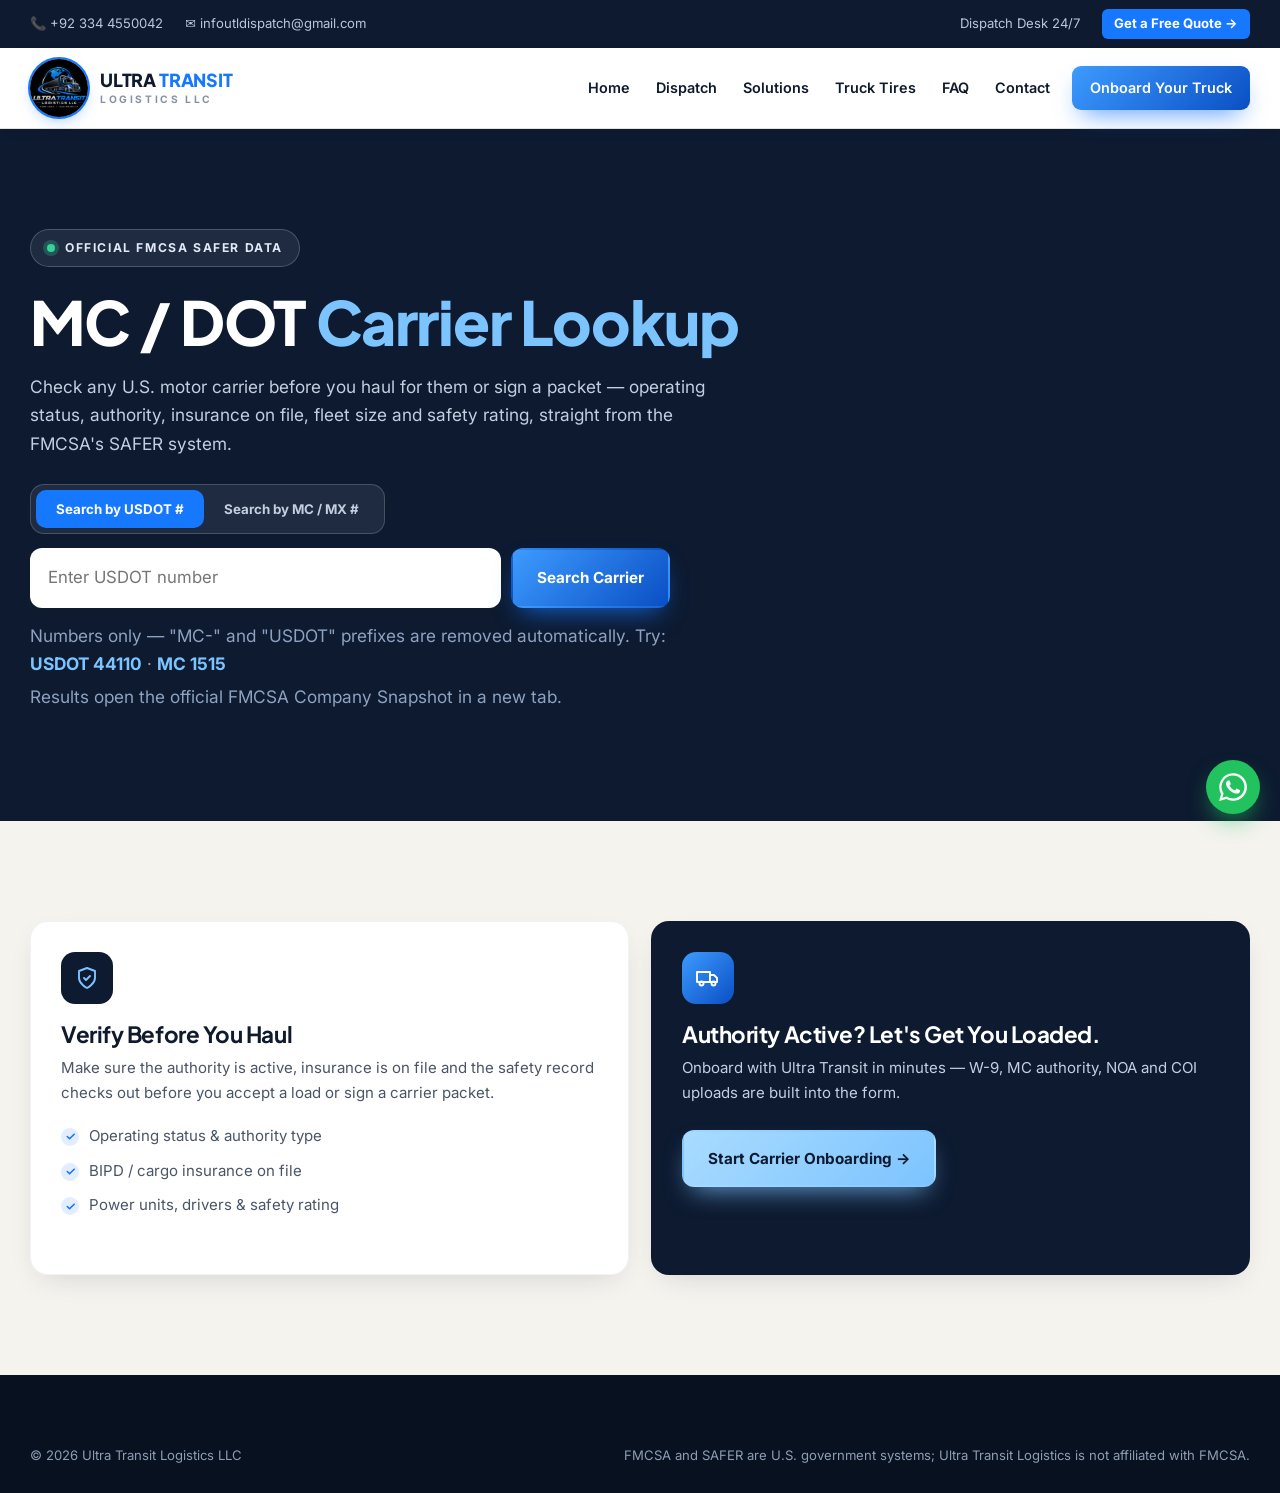
<file: carrier-lookup.html>
<!doctype html>
<html lang="en">
<head>
<meta charset="utf-8">
<meta name="viewport" content="width=device-width, initial-scale=1">
<title>MC / DOT Number Lookup — FMCSA Carrier Search | Ultra Transit Logistics</title>
<meta name="description" content="Look up any U.S. motor carrier by USDOT or MC number on the official FMCSA SAFER system — operating status, authority, insurance and safety data.">
<link rel="icon" href="assets/logo.webp" type="image/webp">
<link rel="preconnect" href="https://fonts.googleapis.com">
<link rel="preconnect" href="https://fonts.gstatic.com" crossorigin>
<link href="https://fonts.googleapis.com/css2?family=Inter:wght@400;500;600;700&family=Plus+Jakarta+Sans:wght@600;700;800&display=swap" rel="stylesheet">
<link rel="stylesheet" href="assets/style.css">
</head>
<body>
<div class="topbar"><div class="container"><div class="tb"><a href="tel:+923344550042">📞 +92 334 4550042</a><a href="mailto:infoutldispatch@gmail.com">✉ infoutldispatch@gmail.com</a></div><div class="tb r"><span>Dispatch Desk 24/7</span><a class="quote" href="index.html#contact">Get a Free Quote →</a></div></div></div>

<header class="site">
  <div class="container">
    <a class="brand" href="index.html"><img src="assets/logo.webp" alt="Ultra Transit Logistics LLC logo"><span class="bt"><b>ULTRA <span>TRANSIT</span></b><small>Logistics LLC</small></span></a>
    <nav class="main" aria-label="Main">
      <a href="index.html">Home</a>
      <a href="index.html#dispatch">Dispatch</a>
      <a href="index.html#why">Solutions</a>
      <a href="commercial-truck-tires.html">Truck Tires</a>
      <a href="index.html#faq">FAQ</a>
      <a href="index.html#contact">Contact</a>
      <a class="btn btn-primary btn-sm nav-cta" href="index.html#onboarding">Onboard Your Truck</a>
    </nav>
    <button class="burger" aria-label="Open menu" aria-expanded="false">☰</button>
  </div>
</header>

<main>
<section class="page-hero" style="padding:100px 0 110px">
  <div class="bg" style="background-image:url('https://images.unsplash.com/photo-1766785368863-f2188a8c8b32?w=1800&q=70&auto=format')"></div>
  <div class="container">
    <span class="pill"><span class="dot"></span> Official FMCSA SAFER Data</span>
    <h1>MC / DOT <span style="color:var(--sky)">Carrier Lookup</span></h1>
    <p>Check any U.S. motor carrier before you haul for them or sign a packet — operating status, authority, insurance on file, fleet size and safety rating, straight from the FMCSA's SAFER system.</p>
    <div class="seg" role="tablist">
      <button class="active" data-type="USDOT" type="button">Search by USDOT #</button>
      <button data-type="MC_MX" type="button">Search by MC / MX #</button>
    </div>
    <form class="lookup-box" id="lookupForm">
      <input id="lookupNum" inputmode="numeric" placeholder="Enter USDOT number" aria-label="Carrier number" required>
      <button class="btn btn-primary" type="submit">Search Carrier</button>
    </form>
    <p class="examples">Numbers only — "MC-" and "USDOT" prefixes are removed automatically. Try: <a data-ex="USDOT:44110">USDOT 44110</a> · <a data-ex="MC_MX:1515">MC 1515</a></p>
    <p class="examples" style="margin-top:4px">Results open the official FMCSA Company Snapshot in a new tab.</p>
  </div>
</section>

<section class="pad">
  <div class="container grid g2">
    <div class="card reveal">
      <span class="ic"><svg viewBox="0 0 24 24"><path d="M12 22s8-4 8-10V5l-8-3-8 3v7c0 6 8 10 8 10z"/><path d="M9 12l2 2 4-4"/></svg></span>
      <h3 style="font-size:1.4rem">Verify Before You Haul</h3>
      <p>Make sure the authority is active, insurance is on file and the safety record checks out before you accept a load or sign a carrier packet.</p>
      <ul class="checks"><li>Operating status &amp; authority type</li><li>BIPD / cargo insurance on file</li><li>Power units, drivers &amp; safety rating</li></ul>
    </div>
    <div class="card reveal" style="background:var(--navy);color:#c3cee0">
      <span class="ic blue"><svg viewBox="0 0 24 24"><path d="M1 6h13v10H1zM14 9h4l3 3v4h-7"/><circle cx="5.5" cy="17.5" r="2"/><circle cx="17.5" cy="17.5" r="2"/></svg></span>
      <h3 style="font-size:1.4rem;color:#fff">Authority Active? Let's Get You Loaded.</h3>
      <p style="margin-bottom:24px">Onboard with Ultra Transit in minutes — W-9, MC authority, NOA and COI uploads are built into the form.</p>
      <a class="btn btn-light" href="index.html#onboarding">Start Carrier Onboarding →</a>
    </div>
  </div>
</section>
</main>

<footer class="site"><div class="container"><div class="copy" style="border:0;margin:0;padding:0"><span>© <span data-year>2026</span> Ultra Transit Logistics LLC</span><span>FMCSA and SAFER are U.S. government systems; Ultra Transit Logistics is not affiliated with FMCSA.</span></div></div></footer>
<a class="wa-float" href="https://wa.me/923344550042" target="_blank" rel="noopener" aria-label="Chat on WhatsApp"><svg viewBox="0 0 24 24"><path d="M17.5 14.4c-.3-.1-1.8-.9-2-1-.3-.1-.5-.1-.7.1-.2.3-.8 1-.9 1.2-.2.2-.3.2-.6.1-.3-.1-1.3-.5-2.4-1.5-.9-.8-1.5-1.8-1.7-2.1-.2-.3 0-.5.1-.6l.4-.5c.2-.2.2-.3.3-.5.1-.2 0-.4 0-.5l-.9-2.2c-.2-.6-.5-.5-.7-.5h-.6c-.2 0-.5.1-.8.4-.3.3-1 1-1 2.5s1.1 2.9 1.2 3.1c.1.2 2.1 3.2 5.1 4.5.7.3 1.3.5 1.7.6.7.2 1.4.2 1.9.1.6-.1 1.8-.7 2-1.4.2-.7.2-1.3.2-1.4-.1-.1-.3-.2-.6-.3zM12 21.8c-1.8 0-3.5-.5-5-1.4l-.4-.2-3.7 1 1-3.6-.2-.4A9.8 9.8 0 0 1 12 2.2a9.8 9.8 0 0 1 0 19.6zm0-21.6A11.8 11.8 0 0 0 1.8 17.9L.1 24l6.3-1.7A11.8 11.8 0 1 0 12 .2z"/></svg></a>
<button class="to-top" aria-label="Back to top">↑</button>
<script src="assets/app.js"></script>
<script>
  let type = "USDOT";
  const input = document.getElementById("lookupNum");
  document.querySelectorAll(".seg button").forEach((b) =>
    b.addEventListener("click", () => {
      type = b.dataset.type;
      document.querySelectorAll(".seg button").forEach((x) => x.classList.toggle("active", x === b));
      input.placeholder = type === "USDOT" ? "Enter USDOT number" : "Enter MC / MX number";
      input.focus();
    })
  );
  function search(t, raw) {
    const num = String(raw).replace(/\D/g, "");
    if (!num) { input.focus(); return; }
    const url = "https://safer.fmcsa.dot.gov/query.asp?searchtype=ANY&query_type=queryCarrierSnapshot" +
      "&query_param=" + t + "&query_string=" + num;
    window.open(url, "_blank", "noopener");
  }
  document.getElementById("lookupForm").addEventListener("submit", (e) => { e.preventDefault(); search(type, input.value); });
  document.querySelectorAll("[data-ex]").forEach((a) =>
    a.addEventListener("click", () => {
      const [t, n] = a.dataset.ex.split(":");
      document.querySelector(`.seg button[data-type="${t}"]`).click();
      input.value = n;
      search(t, n);
    })
  );
</script>
</body>
</html>
</file>
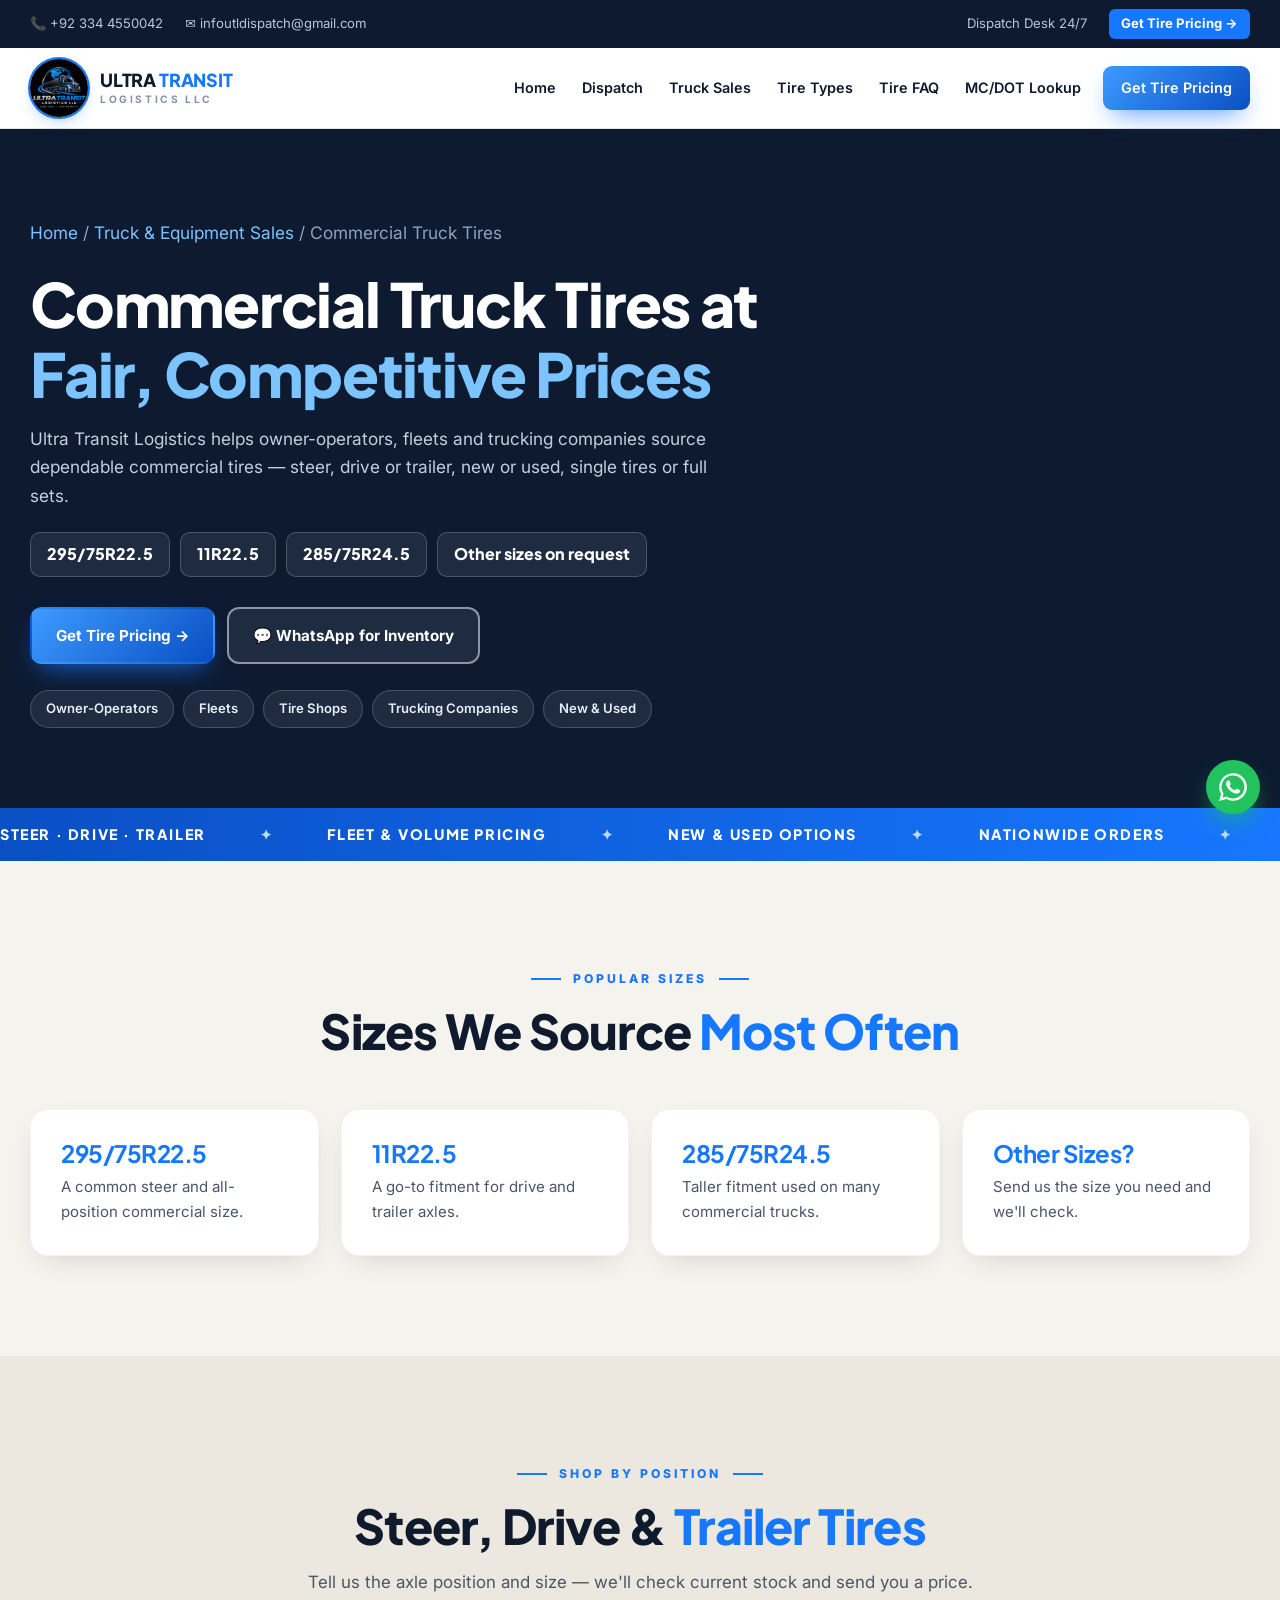
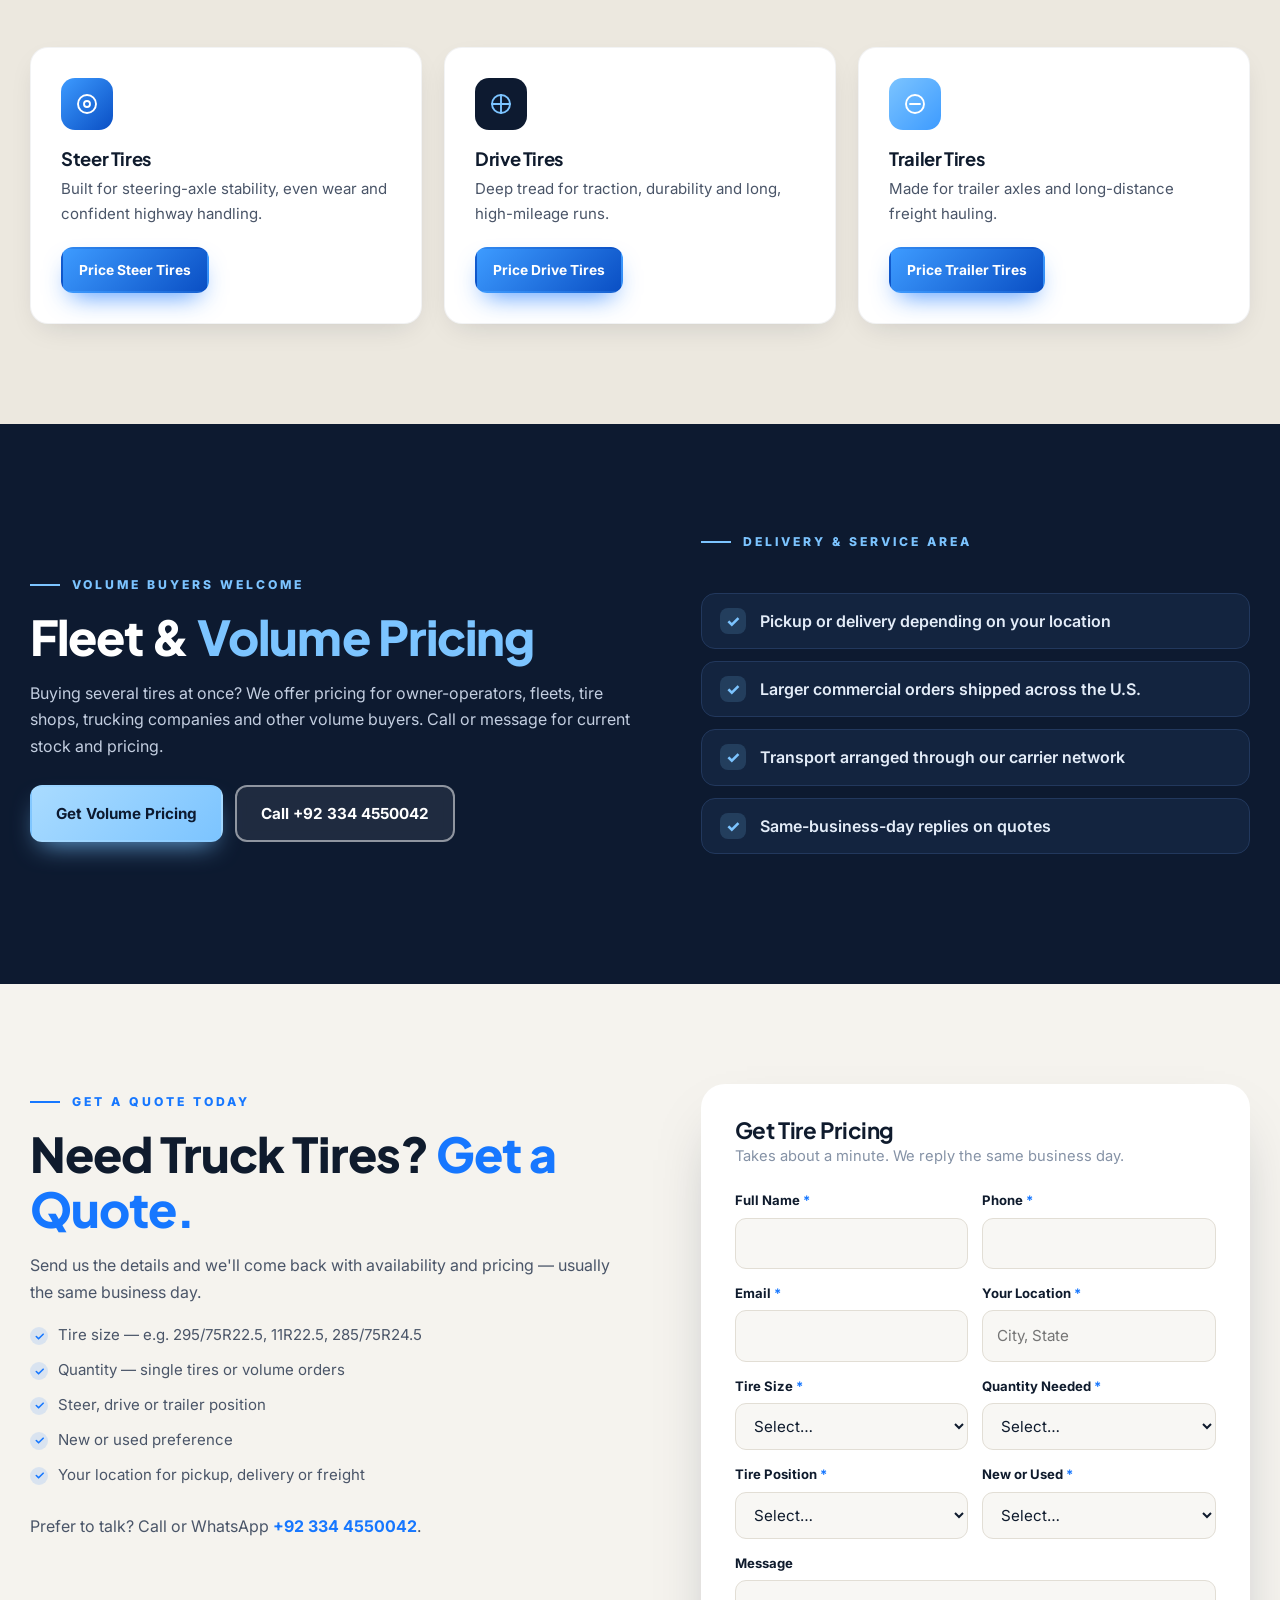
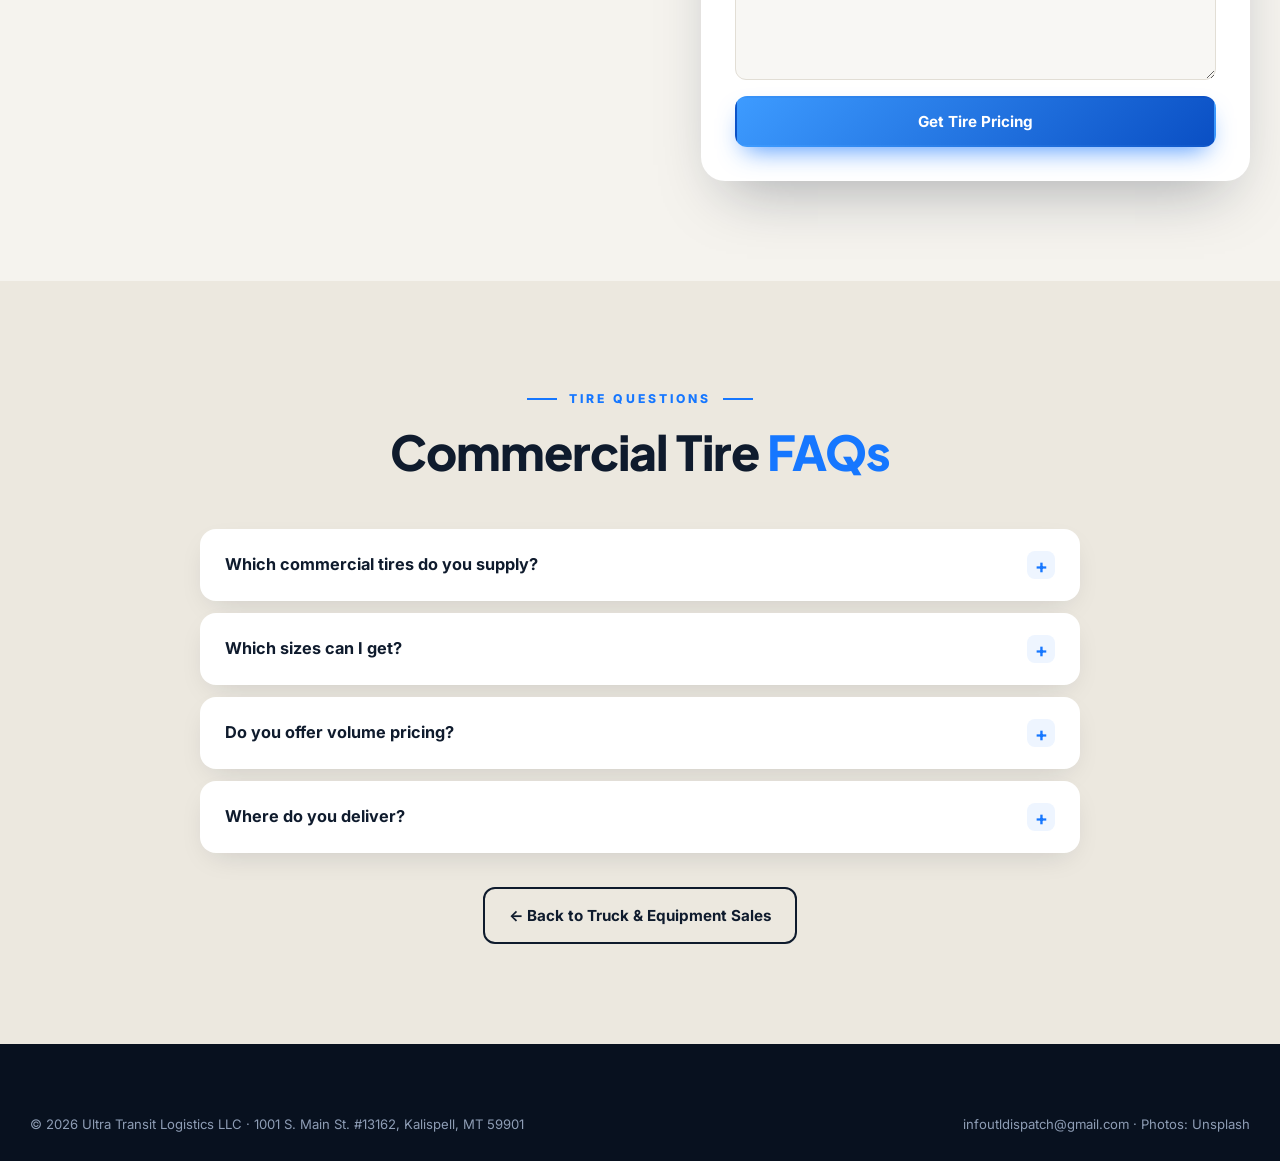
<file: commercial-truck-tires.html>
<!doctype html>
<html lang="en">
<head>
<meta charset="utf-8">
<meta name="viewport" content="width=device-width, initial-scale=1">
<title>Commercial Truck Tires — Steer, Drive & Trailer | Ultra Transit Logistics</title>
<meta name="description" content="Commercial truck tires for owner-operators and fleets — steer, drive and trailer positions, new and used, with volume pricing from Ultra Transit Logistics LLC.">
<link rel="icon" href="assets/logo.webp" type="image/webp">
<link rel="preconnect" href="https://fonts.googleapis.com">
<link rel="preconnect" href="https://fonts.gstatic.com" crossorigin>
<link href="https://fonts.googleapis.com/css2?family=Inter:wght@400;500;600;700&family=Plus+Jakarta+Sans:wght@600;700;800&display=swap" rel="stylesheet">
<link rel="stylesheet" href="assets/style.css">
</head>
<body>
<div class="topbar"><div class="container"><div class="tb"><a href="tel:+923344550042">📞 +92 334 4550042</a><a href="mailto:infoutldispatch@gmail.com">✉ infoutldispatch@gmail.com</a></div><div class="tb r"><span>Dispatch Desk 24/7</span><a class="quote" href="#quote">Get Tire Pricing →</a></div></div></div>

<header class="site">
  <div class="container">
    <a class="brand" href="index.html"><img src="assets/logo.webp" alt="Ultra Transit Logistics LLC logo"><span class="bt"><b>ULTRA <span>TRANSIT</span></b><small>Logistics LLC</small></span></a>
    <nav class="main" aria-label="Main">
      <a href="index.html">Home</a>
      <a href="index.html#dispatch">Dispatch</a>
      <a href="index.html#sales">Truck Sales</a>
      <a href="#positions">Tire Types</a>
      <a href="#faq">Tire FAQ</a>
      <a href="carrier-lookup.html">MC/DOT Lookup</a>
      <a class="btn btn-primary btn-sm nav-cta" href="#quote">Get Tire Pricing</a>
    </nav>
    <button class="burger" aria-label="Open menu" aria-expanded="false">☰</button>
  </div>
</header>

<main>
<section class="page-hero">
  <div class="bg" style="background-image:url('https://images.unsplash.com/photo-1766608422198-5be9ac0aac9e?w=1800&q=70&auto=format')"></div>
  <div class="container">
    <p class="crumbs"><a href="index.html">Home</a> / <a href="index.html#sales">Truck &amp; Equipment Sales</a> / Commercial Truck Tires</p>
    <h1 style="margin-top:22px">Commercial Truck Tires at <span style="color:var(--sky)">Fair, Competitive Prices</span></h1>
    <p>Ultra Transit Logistics helps owner-operators, fleets and trucking companies source dependable commercial tires — steer, drive or trailer, new or used, single tires or full sets.</p>
    <div class="size-chips"><span>295/75R22.5</span><span>11R22.5</span><span>285/75R24.5</span><span>Other sizes on request</span></div>
    <div class="btn-row" style="margin-top:30px">
      <a class="btn btn-primary" href="#quote">Get Tire Pricing →</a>
      <a class="btn btn-glass" href="https://wa.me/923344550042?text=Hi%2C%20I%27d%20like%20pricing%20on%20commercial%20truck%20tires." target="_blank" rel="noopener">💬 WhatsApp for Inventory</a>
    </div>
    <div class="chips" style="margin-top:26px"><span class="chip">Owner-Operators</span><span class="chip">Fleets</span><span class="chip">Tire Shops</span><span class="chip">Trucking Companies</span><span class="chip">New &amp; Used</span></div>
  </div>
</section>

<div class="marquee" aria-hidden="true"><div class="track"><span>STEER · DRIVE · TRAILER</span><span>FLEET &amp; VOLUME PRICING</span><span>NEW &amp; USED OPTIONS</span><span>NATIONWIDE ORDERS</span><span>STEER · DRIVE · TRAILER</span><span>FLEET &amp; VOLUME PRICING</span><span>NEW &amp; USED OPTIONS</span><span>NATIONWIDE ORDERS</span></div></div>

<section class="pad">
  <div class="container">
    <div class="sec-head center reveal"><span class="eyebrow">Popular Sizes</span><h2>Sizes We Source <span class="hl">Most Often</span></h2></div>
    <div class="grid g4">
      <div class="card reveal"><h3 style="font-size:1.5rem;color:var(--blue)">295/75R22.5</h3><p>A common steer and all-position commercial size.</p></div>
      <div class="card reveal"><h3 style="font-size:1.5rem;color:var(--blue)">11R22.5</h3><p>A go-to fitment for drive and trailer axles.</p></div>
      <div class="card reveal"><h3 style="font-size:1.5rem;color:var(--blue)">285/75R24.5</h3><p>Taller fitment used on many commercial trucks.</p></div>
      <div class="card reveal"><h3 style="font-size:1.5rem;color:var(--blue)">Other Sizes?</h3><p>Send us the size you need and we'll check.</p></div>
    </div>
  </div>
</section>

<section class="pad alt" id="positions">
  <div class="container">
    <div class="sec-head center reveal">
      <span class="eyebrow">Shop by Position</span>
      <h2>Steer, Drive &amp; <span class="hl">Trailer Tires</span></h2>
      <p>Tell us the axle position and size — we'll check current stock and send you a price.</p>
    </div>
    <div class="grid g3">
      <div class="card reveal"><span class="ic blue"><svg viewBox="0 0 24 24"><circle cx="12" cy="12" r="9"/><circle cx="12" cy="12" r="3"/></svg></span><h3>Steer Tires</h3><p>Built for steering-axle stability, even wear and confident highway handling.</p><a class="btn btn-primary btn-sm" href="#quote" style="margin-top:20px" data-pos="Steer">Price Steer Tires</a></div>
      <div class="card reveal"><span class="ic"><svg viewBox="0 0 24 24"><circle cx="12" cy="12" r="9"/><path d="M12 3v18M3 12h18"/></svg></span><h3>Drive Tires</h3><p>Deep tread for traction, durability and long, high-mileage runs.</p><a class="btn btn-primary btn-sm" href="#quote" style="margin-top:20px" data-pos="Drive">Price Drive Tires</a></div>
      <div class="card reveal"><span class="ic sky"><svg viewBox="0 0 24 24"><circle cx="12" cy="12" r="9"/><path d="M7 12h10"/></svg></span><h3>Trailer Tires</h3><p>Made for trailer axles and long-distance freight hauling.</p><a class="btn btn-primary btn-sm" href="#quote" style="margin-top:20px" data-pos="Trailer">Price Trailer Tires</a></div>
    </div>
  </div>
</section>

<section class="pad night">
  <div class="container split">
    <div class="reveal">
      <span class="eyebrow">Volume Buyers Welcome</span>
      <h2 class="h2">Fleet &amp; <span style="color:var(--sky)">Volume Pricing</span></h2>
      <p>Buying several tires at once? We offer pricing for owner-operators, fleets, tire shops, trucking companies and other volume buyers. Call or message for current stock and pricing.</p>
      <div class="btn-row" style="margin-top:26px"><a class="btn btn-light" href="#quote">Get Volume Pricing</a><a class="btn btn-glass" href="tel:+923344550042">Call +92 334 4550042</a></div>
    </div>
    <div class="reveal">
      <span class="eyebrow">Delivery &amp; Service Area</span>
      <div class="dlist"><div>Pickup or delivery depending on your location</div><div>Larger commercial orders shipped across the U.S.</div><div>Transport arranged through our carrier network</div><div>Same-business-day replies on quotes</div></div>
    </div>
  </div>
</section>

<section class="pad" id="quote">
  <div class="container split" style="align-items:start">
    <div class="reveal">
      <span class="eyebrow">Get a Quote Today</span>
      <h2 class="h2">Need Truck Tires? <span class="hl">Get a Quote.</span></h2>
      <p>Send us the details and we'll come back with availability and pricing — usually the same business day.</p>
      <ul class="checks"><li>Tire size — e.g. 295/75R22.5, 11R22.5, 285/75R24.5</li><li>Quantity — single tires or volume orders</li><li>Steer, drive or trailer position</li><li>New or used preference</li><li>Your location for pickup, delivery or freight</li></ul>
      <p>Prefer to talk? Call or WhatsApp <a href="tel:+923344550042" class="hl" style="font-weight:700">+92 334 4550042</a>.</p>
    </div>
    <form class="form-card reveal" data-utl="Tire Pricing">
      <h3>Get Tire Pricing</h3>
      <p>Takes about a minute. We reply the same business day.</p>
      <div class="fgrid">
        <label class="f">Full Name <span class="req">*</span><input name="Name" required></label>
        <label class="f">Phone <span class="req">*</span><input name="Phone" type="tel" required></label>
        <label class="f">Email <span class="req">*</span><input name="email" type="email" required></label>
        <label class="f">Your Location <span class="req">*</span><input name="Location" placeholder="City, State" required></label>
        <label class="f">Tire Size <span class="req">*</span><select name="Tire Size" required><option value="">Select…</option><option>295/75R22.5</option><option>11R22.5</option><option>285/75R24.5</option><option>Other / multiple (see message)</option></select></label>
        <label class="f">Quantity Needed <span class="req">*</span><select name="Quantity" required><option value="">Select…</option><option>1–2</option><option>3–5</option><option>6–10</option><option>11–25</option><option>25+ (fleet / volume)</option></select></label>
        <label class="f">Tire Position <span class="req">*</span><select name="Position" required><option value="">Select…</option><option>Steer</option><option>Drive</option><option>Trailer</option><option>Mixed / multiple positions</option></select></label>
        <label class="f">New or Used <span class="req">*</span><select name="Condition" required><option value="">Select…</option><option>New</option><option>Used</option><option>Either — best price</option></select></label>
        <label class="f full">Message<textarea name="Message"></textarea></label>
      </div>
      <button class="btn btn-primary btn-block" type="submit" style="margin-top:16px">Get Tire Pricing</button>
    </form>
  </div>
</section>

<section class="pad alt" id="faq">
  <div class="container">
    <div class="sec-head center reveal"><span class="eyebrow">Tire Questions</span><h2>Commercial Tire <span class="hl">FAQs</span></h2></div>
    <div class="faq reveal">
      <details><summary>Which commercial tires do you supply?</summary><p>Steer, drive and trailer tires for owner-operators, fleets and trucking companies — new and used, depending on current stock.</p></details>
      <details><summary>Which sizes can I get?</summary><p>Common sizes include 295/75R22.5, 11R22.5 and 285/75R24.5. Need something else? Send us the size and we'll look for it.</p></details>
      <details><summary>Do you offer volume pricing?</summary><p>Yes — fleets, tire shops and anyone buying multiple tires can ask for volume pricing.</p></details>
      <details><summary>Where do you deliver?</summary><p>Pickup and delivery options depend on your location and order size. Larger orders can be shipped across the U.S. — tell us where you are and we'll work out the best option.</p></details>
    </div>
    <p style="text-align:center;margin-top:34px"><a class="btn btn-outline" href="index.html#sales">← Back to Truck &amp; Equipment Sales</a></p>
  </div>
</section>
</main>

<footer class="site"><div class="container"><div class="copy" style="border:0;margin:0;padding:0"><span>© <span data-year>2026</span> Ultra Transit Logistics LLC · 1001 S. Main St. #13162, Kalispell, MT 59901</span><span><a href="mailto:infoutldispatch@gmail.com">infoutldispatch@gmail.com</a> · Photos: Unsplash</span></div></div></footer>
<a class="wa-float" href="https://wa.me/923344550042" target="_blank" rel="noopener" aria-label="Chat on WhatsApp"><svg viewBox="0 0 24 24"><path d="M17.5 14.4c-.3-.1-1.8-.9-2-1-.3-.1-.5-.1-.7.1-.2.3-.8 1-.9 1.2-.2.2-.3.2-.6.1-.3-.1-1.3-.5-2.4-1.5-.9-.8-1.5-1.8-1.7-2.1-.2-.3 0-.5.1-.6l.4-.5c.2-.2.2-.3.3-.5.1-.2 0-.4 0-.5l-.9-2.2c-.2-.6-.5-.5-.7-.5h-.6c-.2 0-.5.1-.8.4-.3.3-1 1-1 2.5s1.1 2.9 1.2 3.1c.1.2 2.1 3.2 5.1 4.5.7.3 1.3.5 1.7.6.7.2 1.4.2 1.9.1.6-.1 1.8-.7 2-1.4.2-.7.2-1.3.2-1.4-.1-.1-.3-.2-.6-.3zM12 21.8c-1.8 0-3.5-.5-5-1.4l-.4-.2-3.7 1 1-3.6-.2-.4A9.8 9.8 0 0 1 12 2.2a9.8 9.8 0 0 1 0 19.6zm0-21.6A11.8 11.8 0 0 0 1.8 17.9L.1 24l6.3-1.7A11.8 11.8 0 1 0 12 .2z"/></svg></a>
<button class="to-top" aria-label="Back to top">↑</button>
<script src="assets/app.js"></script>
<script>
  document.querySelectorAll("[data-pos]").forEach((a) =>
    a.addEventListener("click", () => { document.querySelector("[name=Position]").value = a.dataset.pos; })
  );
</script>
</body>
</html>
</file>
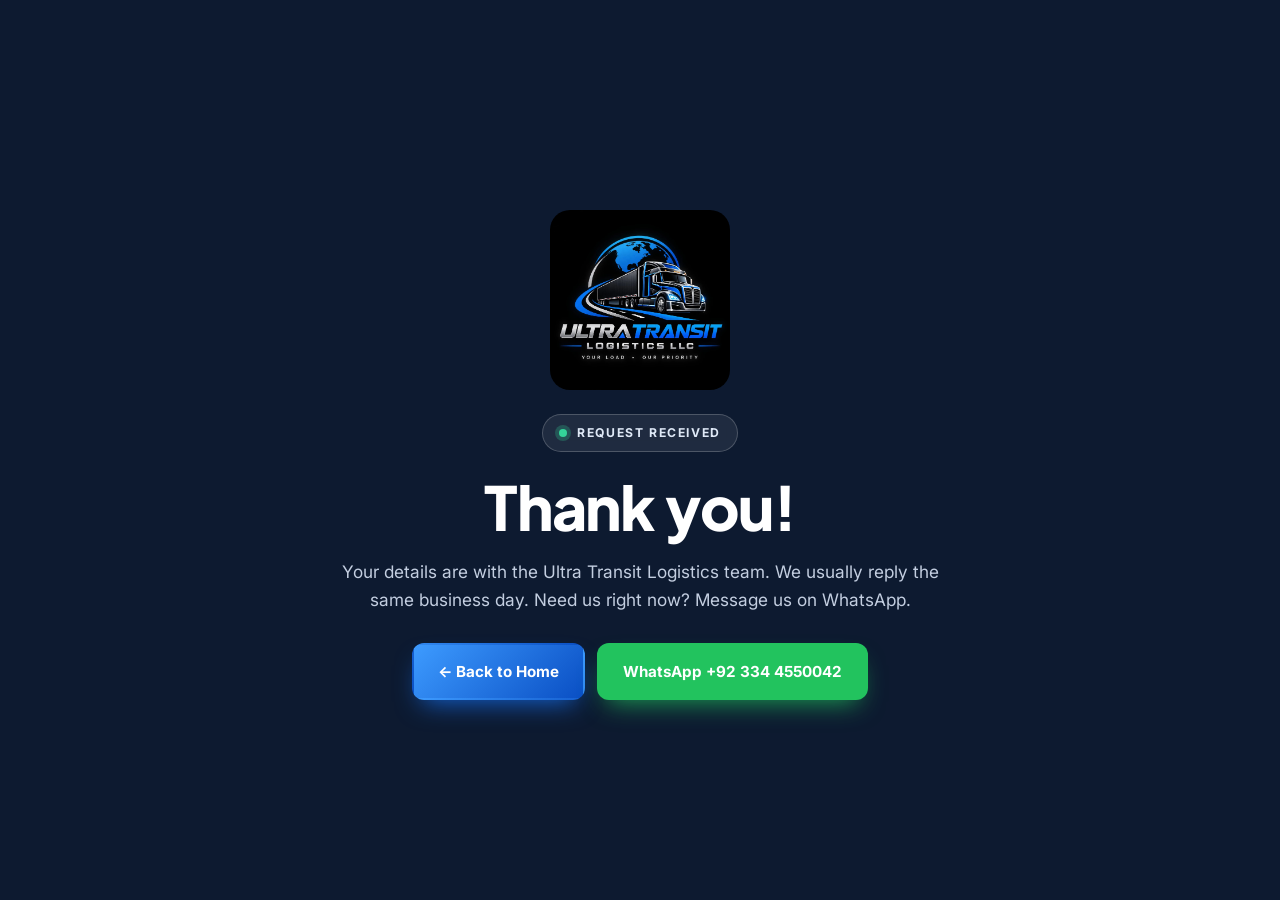
<file: thanks.html>
<!doctype html>
<html lang="en">
<head>
<meta charset="utf-8">
<meta name="viewport" content="width=device-width, initial-scale=1">
<title>Thank You | Ultra Transit Logistics</title>
<meta name="robots" content="noindex">
<link rel="icon" href="assets/logo.webp" type="image/webp">
<link href="https://fonts.googleapis.com/css2?family=Inter:wght@400;500;600;700&family=Plus+Jakarta+Sans:wght@700;800&display=swap" rel="stylesheet">
<link rel="stylesheet" href="assets/style.css">
</head>
<body>
<main class="page-hero" style="min-height:100vh;display:grid;place-items:center;text-align:center">
  <div class="container" style="max-width:620px">
    <img src="assets/logo.webp" alt="Ultra Transit Logistics LLC" style="width:180px;margin:0 auto 24px;border-radius:20px">
    <span class="pill"><span class="dot"></span> Request received</span>
    <h1>Thank you!</h1>
    <p>Your details are with the Ultra Transit Logistics team. We usually reply the same business day. Need us right now? Message us on WhatsApp.</p>
    <div style="display:flex;gap:12px;justify-content:center;flex-wrap:wrap;margin-top:28px">
      <a class="btn btn-primary" href="index.html">← Back to Home</a>
      <a class="btn btn-wa" href="https://wa.me/923344550042" target="_blank" rel="noopener">WhatsApp +92 334 4550042</a>
    </div>
  </div>
</main>
</body>
</html>
</file>
<file: assets/style.css>
:root {
  --cream: #f5f3ee;
  --white: #ffffff;
  --navy: #0d1a30;
  --navy-2: #13243f;
  --navy-3: #1b3053;
  --ink: #0f1b2d;
  --body: #4a5568;
  --muted: #8592a6;
  --line: #e6e2d9;
  --blue: #1677ff;
  --blue-2: #3d9bff;
  --blue-deep: #0a4fc4;
  --sky: #7cc4ff;
  --ok: #22b07d;
  --radius: 18px;
  --shadow: 0 10px 30px -12px rgba(15, 27, 45, .18);
  --shadow-lg: 0 30px 60px -25px rgba(15, 27, 45, .35);
}

* { box-sizing: border-box; margin: 0; padding: 0; }
html { scroll-behavior: smooth; scroll-padding-top: 90px; overflow-x: clip; }
body { font-family: "Inter", system-ui, -apple-system, Segoe UI, Roboto, sans-serif; background: var(--cream); color: var(--body); line-height: 1.65; overflow-x: clip; }
img { max-width: 100%; display: block; }
a { color: inherit; text-decoration: none; }
h1, h2, h3, h4 { font-family: "Plus Jakarta Sans", "Inter", sans-serif; color: var(--ink); line-height: 1.15; letter-spacing: -.02em; }
.container { width: min(1220px, 100% - 32px); margin-inline: auto; }
.hl { color: var(--blue); }

/* ---------- Top bar ---------- */
.topbar { background: var(--navy); color: #b9c6da; font-size: .82rem; }
.topbar .container { display: flex; justify-content: space-between; align-items: center; gap: 14px; padding: 9px 0; flex-wrap: wrap; }
.topbar .tb { display: flex; gap: 22px; flex-wrap: wrap; align-items: center; }
.topbar a:hover { color: #fff; }
.topbar .quote { background: var(--blue); color: #fff; padding: 4px 12px; border-radius: 6px; font-weight: 700; }

/* ---------- Header ---------- */
header.site { position: sticky; top: 0; z-index: 50; background: rgba(255, 255, 255, .96); backdrop-filter: blur(12px); border-bottom: 1px solid var(--line); box-shadow: 0 4px 20px -12px rgba(15, 27, 45, .2); }
header.site .container { display: flex; align-items: center; justify-content: space-between; height: 80px; gap: 16px; }
.brand { display: flex; align-items: center; gap: 12px; }
.brand img { width: 58px; height: 58px; border-radius: 50%; object-fit: cover; box-shadow: 0 0 0 2px var(--blue), 0 6px 16px -6px rgba(22, 119, 255, .6); }
.brand .bt { display: flex; flex-direction: column; line-height: 1.05; }
.brand .bt b { font-family: "Plus Jakarta Sans", sans-serif; font-weight: 800; font-size: 1.12rem; color: var(--ink); letter-spacing: -.01em; }
.brand .bt b span { color: var(--blue); }
.brand .bt small { color: var(--muted); font-size: .64rem; letter-spacing: 2.6px; text-transform: uppercase; margin-top: 4px; font-weight: 700; }
nav.main { display: flex; align-items: center; gap: 2px; }
nav.main > a, nav.main .dd > button { padding: 9px 12px; border-radius: 9px; font-size: .9rem; font-weight: 600; color: var(--ink); background: none; border: 0; cursor: pointer; font-family: inherit; }
nav.main > a:hover, nav.main .dd > button:hover { color: var(--blue); background: #eef5ff; }
.dd { position: relative; }
.dd-menu { position: absolute; top: calc(100% + 10px); left: 0; min-width: 250px; background: #fff; border: 1px solid var(--line); border-radius: 14px; padding: 8px; box-shadow: var(--shadow-lg); opacity: 0; visibility: hidden; transform: translateY(6px); transition: .18s; }
.dd:hover .dd-menu, .dd:focus-within .dd-menu { opacity: 1; visibility: visible; transform: none; }
.dd-menu a { display: block; padding: 9px 12px; border-radius: 8px; font-size: .9rem; font-weight: 500; color: var(--ink); }
.dd-menu a:hover { background: #eef5ff; color: var(--blue); }
.nav-cta { margin-left: 8px; }
nav.main > a.nav-cta, nav.main > a.nav-cta:hover { background: linear-gradient(135deg, var(--blue-2), var(--blue-deep)); color: #fff; padding: 10px 18px; }
.burger { display: none; background: var(--navy); color: #fff; border: 0; width: 46px; height: 46px; border-radius: 12px; font-size: 1.3rem; cursor: pointer; }

/* ---------- Buttons ---------- */
.btn { display: inline-flex; align-items: center; justify-content: center; gap: 10px; padding: 14px 24px; border-radius: 12px; font-weight: 700; font-size: .95rem; border: 2px solid transparent; cursor: pointer; transition: .2s; font-family: inherit; text-align: center; }
.btn-primary { background: linear-gradient(135deg, var(--blue-2), var(--blue-deep)); color: #fff; box-shadow: 0 12px 26px -10px rgba(22, 119, 255, .8); }
.btn-primary:hover { transform: translateY(-2px); filter: brightness(1.07); }
.btn-light { background: linear-gradient(135deg, #a9dbff, var(--sky)); color: var(--navy); box-shadow: 0 12px 26px -10px rgba(124, 196, 255, .8); }
.btn-light:hover { transform: translateY(-2px); }
.btn-outline { border-color: var(--ink); color: var(--ink); background: transparent; }
.btn-outline:hover { background: var(--ink); color: #fff; }
.btn-glass { border-color: rgba(255, 255, 255, .5); color: #fff; background: rgba(255, 255, 255, .08); backdrop-filter: blur(6px); }
.btn-glass:hover { background: rgba(255, 255, 255, .18); }
.btn-wa { background: #22c35e; color: #fff; box-shadow: 0 12px 26px -10px rgba(34, 195, 94, .8); }
.btn-wa:hover { transform: translateY(-2px); filter: brightness(1.07); }
.btn-sm { padding: 10px 16px; font-size: .86rem; }
.btn-block { width: 100%; }

/* ---------- Hero ---------- */
.hero { position: relative; min-height: 880px; display: flex; align-items: center; color: #fff; overflow: hidden; background: var(--navy); }
.hero-bg { position: absolute; inset: 0; background: url("https://images.unsplash.com/photo-1766785368863-f2188a8c8b32?w=2000&q=75&auto=format") center 60%/cover no-repeat; transform: scale(1.06); animation: kenburns 22s ease-in-out infinite alternate; }
@keyframes kenburns { to { transform: scale(1.14) translateX(-1.5%); } }
.hero::after { content: ""; position: absolute; inset: 0; background: linear-gradient(90deg, rgba(6, 13, 27, .94) 0%, rgba(6, 13, 27, .78) 45%, rgba(6, 13, 27, .25) 100%), linear-gradient(0deg, rgba(6, 13, 27, .9) 0%, transparent 35%); }
.hero .container { position: relative; z-index: 2; padding: 90px 0 120px; }
.pill { display: inline-flex; align-items: center; gap: 10px; padding: 8px 16px; border-radius: 99px; background: rgba(255, 255, 255, .08); border: 1px solid rgba(255, 255, 255, .2); color: #dfe9f7; font-size: .76rem; font-weight: 700; letter-spacing: 1.6px; text-transform: uppercase; backdrop-filter: blur(6px); }
.pill .dot { width: 8px; height: 8px; border-radius: 50%; background: #34d399; box-shadow: 0 0 0 4px rgba(52, 211, 153, .25); animation: pulse 1.8s infinite; }
@keyframes pulse { 50% { box-shadow: 0 0 0 9px rgba(52, 211, 153, 0); } }
.hero h1 { color: #fff; font-size: clamp(2.6rem, 6.6vw, 5.4rem); font-weight: 800; margin: 26px 0 22px; letter-spacing: -.035em; line-height: 1.02; max-width: 900px; }
.hero h1 .a { color: var(--sky); }
.hero h1 .b { background: linear-gradient(90deg, var(--blue-2), #9fd3ff); -webkit-background-clip: text; background-clip: text; color: transparent; }
.hero p.lead { font-size: 1.12rem; color: #d3dcea; max-width: 620px; }
.hero .ctas { display: flex; gap: 14px; flex-wrap: wrap; margin: 34px 0 30px; }
.chips { display: flex; flex-wrap: wrap; gap: 9px; }
.chip { padding: 7px 15px; border-radius: 99px; background: rgba(255, 255, 255, .08); border: 1px solid rgba(255, 255, 255, .18); font-size: .82rem; color: #e6eef9; font-weight: 600; }
.hero-cards { position: absolute; right: max(16px, calc((100vw - 1220px) / 2)); bottom: 120px; z-index: 3; display: grid; gap: 14px; width: 290px; }
.hcard { background: rgba(13, 26, 48, .72); border: 1px solid rgba(255, 255, 255, .15); backdrop-filter: blur(12px); border-radius: 16px; padding: 14px 16px; display: flex; gap: 12px; align-items: flex-start; animation: floaty 5s ease-in-out infinite; }
.hcard:nth-child(2) { animation-delay: -2.5s; margin-left: 30px; }
@keyframes floaty { 50% { transform: translateY(-8px); } }
.hcard .d { width: 10px; height: 10px; border-radius: 50%; margin-top: 6px; flex: none; }
.hcard b { display: block; color: #fff; font-size: .92rem; }
.hcard span { color: #b8c6da; font-size: .8rem; }
.scroll-hint { position: absolute; left: 50%; bottom: 28px; transform: translateX(-50%); z-index: 3; color: #9fb0c8; font-size: .7rem; letter-spacing: 3px; font-weight: 700; text-align: center; }
.scroll-hint i { display: block; width: 2px; height: 34px; margin: 8px auto 0; background: linear-gradient(var(--sky), transparent); animation: drip 1.6s infinite; }
@keyframes drip { 0% { transform: scaleY(0); transform-origin: top; } 60% { transform: scaleY(1); transform-origin: top; } 100% { transform: scaleY(1); opacity: 0; } }

/* ---------- Marquee ---------- */
.marquee { background: linear-gradient(90deg, var(--blue-deep), var(--blue)); overflow: hidden; padding: 15px 0; }
.marquee .track { display: flex; width: max-content; animation: scroll 38s linear infinite; }
.marquee span { font-family: "Plus Jakarta Sans", sans-serif; font-weight: 800; letter-spacing: 1.6px; font-size: .9rem; color: #fff; white-space: nowrap; padding-right: 54px; }
.marquee span::after { content: "✦"; margin-left: 54px; color: #b9dcff; }
@keyframes scroll { to { transform: translateX(-50%); } }

/* ---------- Stats ---------- */
.stats-band { background: var(--navy); padding: 50px 0 60px; }
.stats { display: grid; grid-template-columns: repeat(4, 1fr); gap: 18px; }
.stat { text-align: center; padding: 30px 12px; background: var(--navy-2); border: 1px solid #22385d; border-radius: var(--radius); }
.stat .n { font-family: "Plus Jakarta Sans", sans-serif; font-size: 2.6rem; font-weight: 800; color: #fff; }
.stat .l { font-size: .74rem; letter-spacing: 2px; color: #93a5c2; text-transform: uppercase; font-weight: 700; }

/* ---------- Section scaffolding ---------- */
section.pad { padding: 100px 0; }
section.pad-sm { padding: 70px 0; }
section.night { background: var(--navy); color: #c3cee0; }
section.night h2, section.night h3, section.night h4 { color: #fff; }
section.alt { background: #ece8df; }
.eyebrow { display: inline-flex; align-items: center; gap: 12px; color: var(--blue); font-size: .76rem; font-weight: 800; letter-spacing: 3px; text-transform: uppercase; margin-bottom: 14px; }
.eyebrow::before { content: ""; width: 30px; height: 2px; background: currentColor; }
.center .eyebrow::after { content: ""; width: 30px; height: 2px; background: currentColor; }
section.night .eyebrow { color: var(--sky); }
.sec-head { max-width: 780px; margin-bottom: 50px; }
.sec-head.center { margin-inline: auto; text-align: center; }
.sec-head h2, .h2 { font-size: clamp(2rem, 4vw, 3rem); font-weight: 800; margin-bottom: 16px; }
.sec-head p { font-size: 1.06rem; }
.note { font-size: .8rem; color: var(--muted); margin-top: 18px; }
section.night .note { color: #8496b3; }
.grid { display: grid; gap: 22px; }
.g2 { grid-template-columns: repeat(2, 1fr); }
.g3 { grid-template-columns: repeat(3, 1fr); }
.g4 { grid-template-columns: repeat(4, 1fr); }
.split { display: grid; grid-template-columns: 1.05fr .95fr; gap: 64px; align-items: center; }
.split > *, .grid > *, .track-panel > * { min-width: 0; }

/* ---------- Cards ---------- */
.card { background: #fff; border-radius: var(--radius); padding: 30px; box-shadow: var(--shadow); border: 1px solid rgba(15, 27, 45, .05); transition: .25s; position: relative; }
.card:hover { transform: translateY(-5px); box-shadow: var(--shadow-lg); }
.card h3 { font-size: 1.15rem; margin-bottom: 8px; }
.card p { font-size: .94rem; }
.ic { width: 52px; height: 52px; border-radius: 14px; display: grid; place-items: center; background: var(--navy); margin-bottom: 18px; flex: none; }
.ic svg { width: 24px; height: 24px; stroke: var(--sky); fill: none; stroke-width: 1.9; stroke-linecap: round; stroke-linejoin: round; }
.ic.blue { background: linear-gradient(135deg, var(--blue-2), var(--blue-deep)); }
.ic.blue svg, .ic.sky svg { stroke: #fff; }
.ic.sky { background: linear-gradient(135deg, var(--sky), #3d9bff); }
ul.checks { list-style: none; margin: 18px 0 26px; display: grid; gap: 10px; }
ul.checks li { padding-left: 28px; position: relative; font-size: .94rem; }
ul.checks li::before { content: ""; position: absolute; left: 0; top: 4px; width: 18px; height: 18px; border-radius: 50%; background: rgba(22, 119, 255, .12) url("data:image/svg+xml,%3Csvg xmlns='http://www.w3.org/2000/svg' viewBox='0 0 24 24' fill='none' stroke='%231677ff' stroke-width='3.5' stroke-linecap='round' stroke-linejoin='round'%3E%3Cpath d='M5 12l5 5L20 7'/%3E%3C/svg%3E") center/11px no-repeat; }
section.night ul.checks li::before, .dark ul.checks li::before { background-color: rgba(124, 196, 255, .15); background-image: url("data:image/svg+xml,%3Csvg xmlns='http://www.w3.org/2000/svg' viewBox='0 0 24 24' fill='none' stroke='%237cc4ff' stroke-width='3.5' stroke-linecap='round' stroke-linejoin='round'%3E%3Cpath d='M5 12l5 5L20 7'/%3E%3C/svg%3E"); }

/* ---------- Equipment selector + pricing ---------- */
.equip { display: grid; grid-template-columns: repeat(3, 1fr); gap: 16px; margin-bottom: 44px; }
.eq { display: flex; align-items: center; gap: 14px; background: #fff; border: 2px solid transparent; border-radius: 16px; padding: 18px 20px; box-shadow: var(--shadow); cursor: pointer; font-weight: 700; color: var(--ink); font-family: inherit; font-size: .98rem; text-align: left; transition: .2s; }
.eq .ic { width: 42px; height: 42px; margin: 0; border-radius: 11px; }
.eq .ic svg { width: 20px; height: 20px; }
.eq:hover, .eq.active { border-color: var(--blue); transform: translateY(-2px); }
.eq.active .ic { background: var(--blue); }
.eq.active .ic svg { stroke: #fff; }
.prices { display: grid; grid-template-columns: repeat(4, 1fr); gap: 20px; align-items: stretch; }
.price { background: #fff; border-radius: 22px; overflow: hidden; box-shadow: var(--shadow); display: flex; flex-direction: column; transition: .3s; border-top: 5px solid var(--navy); }
.price .ph { padding: 26px 26px 0; }
.price h3 { font-size: 1.3rem; }
.price .sub { font-size: .86rem; color: var(--muted); }
.price .rate { font-family: "Plus Jakarta Sans", sans-serif; font-size: 3rem; font-weight: 800; color: var(--blue); margin-top: 14px; line-height: 1; }
.price .rate small { display: block; font-size: .8rem; font-weight: 500; color: var(--muted); font-family: "Inter", sans-serif; margin-top: 6px; letter-spacing: 0; }
.price .pb { padding: 0 26px 26px; display: flex; flex-direction: column; flex: 1; }
.price .pb .btn { margin-top: auto; }
.price.hot { background: var(--navy); border-top-color: var(--sky); transform: translateY(-14px); box-shadow: var(--shadow-lg); color: #c3cee0; position: relative; }
.price.hot h3 { color: #fff; }
.price.hot .rate { color: var(--sky); }
.price.hot ul.checks li::before { background-color: rgba(124, 196, 255, .15); background-image: url("data:image/svg+xml,%3Csvg xmlns='http://www.w3.org/2000/svg' viewBox='0 0 24 24' fill='none' stroke='%237cc4ff' stroke-width='3.5' stroke-linecap='round' stroke-linejoin='round'%3E%3Cpath d='M5 12l5 5L20 7'/%3E%3C/svg%3E"); }
.ribbon { position: absolute; top: 18px; right: -34px; transform: rotate(45deg); background: var(--sky); color: var(--navy); font-size: .66rem; font-weight: 800; letter-spacing: 1.4px; padding: 5px 40px; }
.price.dim { opacity: .35; filter: grayscale(.6); }
.price.focus { box-shadow: 0 0 0 3px var(--blue), var(--shadow-lg); }
.fineprint { text-align: center; max-width: 820px; margin: 34px auto 0; font-size: .86rem; color: var(--muted); }

/* ---------- Freight search ---------- */
.boards { display: grid; grid-template-columns: repeat(2, 1fr); gap: 12px; margin: 28px 0 8px; max-width: 520px; }
.board { display: flex; align-items: center; gap: 12px; padding: 14px 16px; border-radius: 14px; background: var(--navy-2); border: 1px solid #22385d; color: #fff; font-weight: 700; }
.board .ic { width: 36px; height: 36px; margin: 0; border-radius: 10px; background: rgba(124, 196, 255, .14); }
.board .ic svg { width: 18px; height: 18px; }
.loads { position: relative; background: linear-gradient(160deg, var(--navy-2), #0a1528); border: 1px solid #22385d; border-radius: 24px; padding: 22px; box-shadow: 0 30px 60px -20px rgba(0, 0, 0, .6); }
.loads-head { display: flex; justify-content: space-between; color: #8ea2c0; font-size: .76rem; font-weight: 700; letter-spacing: 1.5px; margin-bottom: 14px; }
.load { background: var(--navy-3); border: 1px solid #2a4370; border-radius: 16px; padding: 16px 18px; margin-bottom: 12px; display: grid; grid-template-columns: 1fr auto; gap: 3px 12px; }
.load:last-child { margin-bottom: 0; }
.load .t { font-size: .72rem; color: #9fb3d1; font-weight: 700; letter-spacing: 1px; }
.load .r { font-family: "Plus Jakarta Sans", sans-serif; color: var(--sky); font-weight: 800; font-size: 1.15rem; text-align: right; }
.load .lane { color: #fff; font-weight: 800; font-size: 1.08rem; grid-column: 1 / -1; }
.load .meta { color: #8ea2c0; font-size: .8rem; grid-column: 1 / -1; }
.badge-float { position: absolute; background: #fff; color: var(--ink); border-radius: 14px; padding: 10px 14px; font-weight: 700; font-size: .84rem; display: flex; align-items: center; gap: 10px; box-shadow: var(--shadow-lg); animation: floaty 5s ease-in-out infinite; }
.badge-float .ic { width: 30px; height: 30px; border-radius: 8px; margin: 0; }
.badge-float .ic svg { width: 16px; height: 16px; }
.bf-1 { top: -22px; left: -26px; }
.bf-2 { bottom: -22px; right: -18px; animation-delay: -2.5s; }

/* ---------- Network diagram ---------- */
.net { background: var(--navy); border-radius: 26px; padding: 26px; box-shadow: var(--shadow-lg); }
.net svg { width: 100%; height: auto; display: block; }
.feature-list { display: grid; gap: 20px; margin: 28px 0 32px; }
.fl { display: flex; gap: 16px; align-items: flex-start; }
.fl .ic { width: 44px; height: 44px; margin: 0; }
.fl .ic svg { width: 20px; height: 20px; }
.fl b { display: block; color: var(--ink); font-size: 1.02rem; margin-bottom: 2px; }
.fl span { font-size: .93rem; }
section.night .fl b { color: #fff; }

/* ---------- Why grid ---------- */
.why { display: grid; grid-template-columns: repeat(3, 1fr); gap: 20px; }
.why .card { padding: 26px; }
.why .card h3 { font-size: 1.05rem; }
.why .ready { background: linear-gradient(135deg, var(--blue-2), var(--blue-deep)); color: #e4f0ff; display: flex; flex-direction: column; justify-content: center; }
.why .ready h3 { color: #fff; font-size: 1.5rem; }
.why .ready .btn { background: #fff; color: var(--blue-deep); margin-top: 18px; align-self: flex-start; }

/* ---------- Service groups ---------- */
.svc { padding: 100px 0; }
.svc.alt { background: #ece8df; }
.dark-card { background: linear-gradient(160deg, var(--navy-2), var(--navy)); color: #c3cee0; border-radius: 26px; padding: 44px 38px; text-align: center; box-shadow: var(--shadow-lg); position: relative; overflow: hidden; }
.dark-card::before { content: ""; position: absolute; width: 320px; height: 320px; border-radius: 50%; background: radial-gradient(circle, rgba(22, 119, 255, .35), transparent 70%); top: -120px; right: -120px; }
.dark-card > * { position: relative; }
.dark-card .ic { margin: 0 auto 22px; width: 70px; height: 70px; border-radius: 18px; }
.dark-card .ic svg { width: 32px; height: 32px; }
.dark-card h3 { color: #fff; font-size: 1.6rem; margin-bottom: 10px; }
.tags { display: flex; flex-wrap: wrap; gap: 8px; justify-content: center; margin-top: 22px; }
.tag { padding: 7px 14px; border-radius: 99px; font-size: .8rem; font-weight: 700; background: rgba(255, 255, 255, .07); border: 1px solid rgba(255, 255, 255, .16); color: #e3ecf8; }
.tag.on { background: var(--sky); color: var(--navy); border-color: var(--sky); }
.btn-row { display: flex; gap: 12px; flex-wrap: wrap; }
.card .note { margin-top: 16px; }

/* ---------- Oversize ---------- */
.os-visual { background: linear-gradient(160deg, var(--navy-2), var(--navy)); border-radius: 26px; padding: 50px 30px; text-align: center; box-shadow: var(--shadow-lg); position: relative; }
.os-sign { display: inline-block; background: #ffd21f; color: #111; font-family: "Plus Jakarta Sans", sans-serif; font-weight: 800; letter-spacing: 3px; padding: 16px 30px; border: 5px solid #111; outline: 4px solid #ffd21f; font-size: clamp(1.2rem, 3vw, 1.8rem); }
.os-visual p { color: #a9b8cf; margin-top: 24px; font-weight: 600; }
.os-visual .badge-float { bottom: -20px; right: 24px; }

/* ---------- Partners ---------- */
.partner { display: flex; align-items: center; gap: 22px; background: var(--navy-2); border: 1px solid #22385d; border-radius: 22px; padding: 28px; max-width: 760px; margin: 0 auto; }
.partner .ic { width: 64px; height: 64px; margin: 0; }
.partner b { color: #fff; font-size: 1.2rem; display: block; }
.partner .pt { margin-left: auto; background: var(--sky); color: var(--navy); font-size: .7rem; font-weight: 800; letter-spacing: 1.5px; padding: 6px 12px; border-radius: 99px; }

/* ---------- Sales cards ---------- */
.sales { display: grid; grid-template-columns: repeat(3, 1fr); gap: 22px; }
.sale { background: #fff; border-radius: 22px; overflow: hidden; box-shadow: var(--shadow); display: flex; flex-direction: column; transition: .25s; }
.sale:hover { transform: translateY(-5px); box-shadow: var(--shadow-lg); }
.sale .img { position: relative; aspect-ratio: 16 / 10; background: #dfe6f0 center/cover no-repeat; }
.sale .img .lbl { position: absolute; top: 14px; left: 14px; background: var(--navy); color: #fff; font-size: .68rem; font-weight: 800; letter-spacing: 1.5px; padding: 6px 11px; border-radius: 8px; }
.sale .sb { padding: 22px; display: flex; flex-direction: column; flex: 1; }
.sale h3 { font-size: 1.1rem; margin-bottom: 14px; }
.specs { display: grid; grid-template-columns: 1fr 1fr; gap: 10px 14px; margin-bottom: 20px; }
.specs small { display: block; font-size: .72rem; color: var(--muted); text-transform: uppercase; letter-spacing: 1px; font-weight: 700; }
.specs b { color: var(--ink); font-size: .9rem; }
.sale .foot { margin-top: auto; display: flex; align-items: center; justify-content: space-between; gap: 12px; border-top: 1px solid var(--line); padding-top: 16px; }
.sale .foot .p { font-family: "Plus Jakarta Sans", sans-serif; font-weight: 800; color: var(--blue); font-size: 1.1rem; }

.purchase { background: #fff; border-radius: 26px; box-shadow: var(--shadow-lg); padding: 44px; display: grid; grid-template-columns: auto 1fr auto; gap: 30px; align-items: center; }
.purchase .ic { width: 80px; height: 80px; border-radius: 22px; margin: 0; }
.purchase .ic svg { width: 36px; height: 36px; }

/* ---------- Forms ---------- */
.form-card { background: #fff; border-radius: 24px; padding: 34px; box-shadow: var(--shadow-lg); color: var(--body); }
.form-card h3 { font-size: 1.4rem; color: var(--ink); }
.form-card > p { color: var(--muted); margin-bottom: 22px; font-size: .92rem; }
.fgrid { display: grid; grid-template-columns: 1fr 1fr; gap: 14px; }
.fgrid .full { grid-column: 1 / -1; }
label.f { display: block; font-size: .82rem; font-weight: 700; color: var(--ink); }
label.f input, label.f select, label.f textarea { display: block; margin-top: 6px; }
label.f .req { color: var(--blue); }
label.f input, label.f select, label.f textarea { background: #f8f7f4; border: 1.5px solid #e2ded5; color: var(--ink); border-radius: 11px; padding: 12px 14px; font: inherit; font-size: .95rem; font-weight: 400; width: 100%; transition: .15s; }
label.f textarea { min-height: 100px; resize: vertical; }
label.f input:focus, label.f select:focus, label.f textarea:focus { outline: none; border-color: var(--blue); background: #fff; box-shadow: 0 0 0 4px rgba(22, 119, 255, .12); }
.uploads { display: grid; grid-template-columns: repeat(4, 1fr); gap: 10px; }
.up { position: relative; border: 2px dashed #cfd8e6; border-radius: 14px; padding: 16px 8px; text-align: center; cursor: pointer; font-size: .78rem; color: var(--muted); background: #f8f7f4; transition: .2s; }
.up:hover { border-color: var(--blue); }
.up.has { border-style: solid; border-color: var(--ok); color: var(--ok); background: #effaf5; }
.up input { position: absolute; inset: 0; opacity: 0; cursor: pointer; }
.up b { display: block; font-size: .84rem; color: var(--ink); margin-bottom: 2px; }
.up svg { width: 22px; height: 22px; stroke: var(--blue); fill: none; stroke-width: 2; margin: 0 auto 6px; }
.form-foot { font-size: .78rem; color: var(--muted); margin-top: 12px; text-align: center; }

/* ---------- Drivers ---------- */
.dlist { display: grid; gap: 12px; margin: 26px 0 30px; }
.dlist div { display: flex; align-items: center; gap: 14px; background: var(--navy-2); border: 1px solid #22385d; border-radius: 14px; padding: 14px 18px; color: #e3ecf8; font-weight: 600; }
.dlist div::before { content: "✓"; width: 26px; height: 26px; border-radius: 8px; background: rgba(124, 196, 255, .16); color: var(--sky); display: grid; place-items: center; font-weight: 800; flex: none; }

/* ---------- Compliance docs ---------- */
.docs { background: #fff; border-radius: 26px; padding: 28px; box-shadow: var(--shadow-lg); position: relative; }
.docs h4 { font-size: .8rem; letter-spacing: 2px; color: var(--muted); margin-bottom: 16px; text-transform: uppercase; }
.doc-row { display: flex; justify-content: space-between; align-items: center; gap: 12px; padding: 15px 16px; border-radius: 14px; background: #f8f7f4; margin-bottom: 10px; }
.doc-row b { color: var(--ink); font-size: .95rem; display: block; }
.doc-row small { color: var(--muted); }
.st { font-size: .74rem; font-weight: 800; padding: 5px 11px; border-radius: 99px; white-space: nowrap; }
.st.ok { background: #e3f7ee; color: #15925f; }
.st.wait { background: #fff4d6; color: #a87700; }
.st.go { background: #e6f1ff; color: var(--blue-deep); }
.docs .badge-float { bottom: -20px; left: -20px; }

/* ---------- About / process ---------- */
.flow { display: flex; flex-wrap: wrap; gap: 8px; justify-content: center; align-items: center; margin-bottom: 50px; }
.flow span { padding: 9px 16px; border-radius: 99px; background: #fff; box-shadow: var(--shadow); font-size: .85rem; color: var(--ink); font-weight: 700; }
.flow span:first-child { background: var(--blue); color: #fff; }
.flow i { color: var(--muted); font-style: normal; }
.process { background: var(--navy); border-radius: 28px; padding: 40px; display: grid; grid-template-columns: repeat(4, 1fr); gap: 20px; box-shadow: var(--shadow-lg); }
.pstep { background: var(--navy-2); border: 1px solid #22385d; border-radius: 18px; padding: 26px; }
.pstep .num { font-family: "Plus Jakarta Sans", sans-serif; font-weight: 800; font-size: 2.6rem; color: var(--sky); line-height: 1; margin-bottom: 18px; }
.pstep h3 { color: #fff; font-size: 1.05rem; margin-bottom: 6px; }
.pstep p { color: #9fb0c8; font-size: .9rem; }
.ceo { display: flex; align-items: center; gap: 18px; justify-content: center; margin: -10px auto 40px; background: #fff; padding: 14px 22px 14px 14px; border-radius: 99px; box-shadow: var(--shadow); width: max-content; max-width: 100%; }
.ceo .av { width: 48px; height: 48px; border-radius: 50%; background: linear-gradient(135deg, var(--blue-2), var(--blue-deep)); color: #fff; display: grid; place-items: center; font-weight: 800; font-family: "Plus Jakarta Sans", sans-serif; }
.ceo b { color: var(--ink); display: block; }
.ceo small { color: var(--muted); }

/* ---------- Tracking ---------- */
.track-panel { background: #fff; border-radius: 26px; padding: 44px; box-shadow: var(--shadow-lg); display: grid; grid-template-columns: 1fr 1fr; gap: 40px; align-items: center; }
.track-box { display: flex; gap: 10px; }
.track-box input { flex: 1; background: #f8f7f4; border: 1.5px solid #e2ded5; color: var(--ink); border-radius: 12px; padding: 15px 18px; font: inherit; min-width: 0; }
.track-box input:focus { outline: none; border-color: var(--blue); }

/* ---------- FAQ ---------- */
.faq { max-width: 880px; margin-inline: auto; display: grid; gap: 12px; }
.faq details { background: #fff; border-radius: 16px; padding: 0 24px; box-shadow: var(--shadow); border: 1.5px solid transparent; }
.faq details[open] { border-color: var(--blue); }
.faq summary { cursor: pointer; padding: 21px 0; font-weight: 700; color: var(--ink); list-style: none; display: flex; justify-content: space-between; gap: 20px; font-size: 1.02rem; }
.faq summary::-webkit-details-marker { display: none; }
.faq summary::after { content: "+"; width: 28px; height: 28px; flex: none; border-radius: 8px; background: #eef5ff; color: var(--blue); display: grid; place-items: center; font-size: 1.2rem; transition: .2s; }
.faq details[open] summary::after { transform: rotate(45deg); background: var(--blue); color: #fff; }
.faq details p { padding-bottom: 22px; }

/* ---------- Onboarding steps ---------- */
.osteps { display: grid; grid-template-columns: repeat(3, 1fr); gap: 18px; margin: 34px 0 50px; }
.ostep { background: var(--navy-2); border: 1px solid #22385d; border-radius: 18px; padding: 24px; display: flex; gap: 16px; align-items: flex-start; }
.ostep .n { width: 42px; height: 42px; border-radius: 12px; background: var(--sky); color: var(--navy); display: grid; place-items: center; font-weight: 800; flex: none; font-family: "Plus Jakarta Sans", sans-serif; }
.ostep b { color: #fff; display: block; }
.ostep span { color: #9fb0c8; font-size: .9rem; }
.onboard-wrap { max-width: 920px; margin: 0 auto; }

/* ---------- Contact ---------- */
.cinfo { display: grid; gap: 14px; margin: 28px 0; }
.ci { display: flex; gap: 16px; align-items: flex-start; background: #fff; border-radius: 16px; padding: 16px 18px; box-shadow: var(--shadow); }
.ci .ic { width: 44px; height: 44px; margin: 0; }
.ci .ic svg { width: 20px; height: 20px; }
.ci small { display: block; color: var(--muted); font-size: .72rem; letter-spacing: 1.5px; text-transform: uppercase; font-weight: 800; }
.ci a, .ci div > span { color: var(--ink); font-weight: 600; }
.ci a:hover { color: var(--blue); }

/* ---------- Footer ---------- */
footer.site { background: #08111f; color: #8e9db5; padding: 70px 0 26px; }
.fcols { display: grid; grid-template-columns: 1.4fr 1fr 1fr 1.3fr; gap: 40px; }
footer.site .brand .bt b { color: #fff; }
footer.site .about { margin: 18px 0 12px; font-size: .92rem; max-width: 330px; }
footer.site .tagline { color: var(--sky); font-weight: 800; }
footer.site h4 { font-size: .78rem; letter-spacing: 2.5px; text-transform: uppercase; color: #fff; margin-bottom: 18px; }
footer.site ul { list-style: none; display: grid; gap: 10px; }
footer.site li, footer.site li a { font-size: .92rem; }
footer.site li a:hover { color: #fff; }
footer.site .cl li { display: flex; gap: 10px; }
footer.site .cl svg { width: 17px; height: 17px; stroke: var(--sky); fill: none; stroke-width: 2; flex: none; margin-top: 3px; }
.copy { border-top: 1px solid #1a2840; margin-top: 50px; padding-top: 22px; display: flex; justify-content: space-between; flex-wrap: wrap; gap: 12px; font-size: .82rem; }
.copy a:hover { color: #fff; }

/* ---------- Floating buttons ---------- */
.wa-float { position: fixed; right: 20px; bottom: 86px; z-index: 60; width: 54px; height: 54px; border-radius: 50%; background: #22c35e; display: grid; place-items: center; box-shadow: 0 12px 26px -8px rgba(34, 195, 94, .8); }
.wa-float svg { width: 28px; height: 28px; fill: #fff; }
.to-top { position: fixed; right: 20px; bottom: 20px; z-index: 60; width: 54px; height: 54px; border-radius: 16px; background: linear-gradient(135deg, var(--blue-2), var(--blue-deep)); color: #fff; border: 0; font-size: 1.3rem; cursor: pointer; box-shadow: 0 12px 26px -8px rgba(22, 119, 255, .8); opacity: 0; pointer-events: none; transition: .25s; }
.to-top.show { opacity: 1; pointer-events: auto; }

/* ---------- Sub pages ---------- */
.page-hero { position: relative; background: var(--navy); color: #c3cee0; padding: 90px 0 80px; overflow: hidden; }
.page-hero .bg { position: absolute; inset: 0; background: center/cover no-repeat; opacity: .28; }
.page-hero::after { content: ""; position: absolute; inset: 0; background: linear-gradient(90deg, rgba(13, 26, 48, .95), rgba(13, 26, 48, .6)); }
.page-hero .container { position: relative; z-index: 2; }
.page-hero h1 { color: #fff; font-size: clamp(2.2rem, 5vw, 3.8rem); font-weight: 800; margin: 20px 0 16px; max-width: 820px; }
.page-hero p { max-width: 680px; font-size: 1.08rem; }
.crumbs { font-size: .85rem; color: #8ea2c0; }
.crumbs a { color: var(--sky); }
.size-chips { display: flex; flex-wrap: wrap; gap: 10px; margin-top: 22px; }
.size-chips span { font-family: "Plus Jakarta Sans", sans-serif; background: rgba(255, 255, 255, .08); border: 1px solid rgba(255, 255, 255, .2); color: #fff; padding: 8px 16px; border-radius: 10px; font-weight: 800; }
.seg { display: inline-flex; background: rgba(255, 255, 255, .08); border: 1px solid rgba(255, 255, 255, .18); border-radius: 14px; padding: 5px; margin: 26px 0 14px; }
.seg button { background: none; border: 0; color: #c3cee0; padding: 11px 20px; border-radius: 10px; font-weight: 700; cursor: pointer; font-family: inherit; }
.seg button.active { background: var(--blue); color: #fff; }
.lookup-box { display: flex; gap: 10px; max-width: 640px; }
.lookup-box input { flex: 1; min-width: 0; background: #fff; border: 0; border-radius: 12px; padding: 16px 18px; font: inherit; font-size: 1.05rem; color: var(--ink); }
.examples { color: #8ea2c0; font-size: .86rem; margin-top: 14px; }
.examples a { color: var(--sky); cursor: pointer; font-weight: 700; }

/* ---------- Reveal ---------- */
.reveal { opacity: 0; transform: translateY(26px); transition: opacity .7s ease, transform .7s ease; }
.reveal.in { opacity: 1; transform: none; }

/* ---------- Responsive ---------- */
@media (max-width: 1140px) {
  nav.main { position: fixed; inset: 80px 0 auto 0; flex-direction: column; align-items: stretch; background: #fff; border-bottom: 1px solid var(--line); padding: 12px 16px 22px; max-height: calc(100vh - 80px); overflow: auto; display: none; box-shadow: var(--shadow-lg); }
  nav.main.open { display: flex; }
  .dd-menu { position: static; opacity: 1; visibility: visible; transform: none; box-shadow: none; display: none; border: 0; padding: 0 0 6px 12px; }
  .dd.open .dd-menu { display: block; }
  nav.main .dd > button { width: 100%; text-align: left; }
  .nav-cta { margin: 10px 0 0; }
  .burger { display: block; }
  .prices { grid-template-columns: repeat(2, 1fr); }
  .price.hot { transform: none; }
  .hero-cards { display: none; }
  .fcols { grid-template-columns: 1fr 1fr; }
  .process { grid-template-columns: repeat(2, 1fr); }
  .bf-1 { left: 12px; } .bf-2 { right: 12px; }
  .docs .badge-float { left: 12px; }
}
@media (max-width: 900px) {
  .split, .track-panel { grid-template-columns: 1fr; gap: 44px; }
  .g3, .why, .sales { grid-template-columns: 1fr 1fr; }
  .g4 { grid-template-columns: 1fr 1fr; }
  .stats { grid-template-columns: repeat(2, 1fr); }
  .equip { grid-template-columns: repeat(2, 1fr); }
  .purchase { grid-template-columns: 1fr; text-align: center; }
  .purchase .ic { margin: 0 auto; }
  .osteps { grid-template-columns: 1fr; }
  .uploads { grid-template-columns: repeat(2, 1fr); }
  .hero { min-height: 760px; }
}
@media (max-width: 620px) {
  section.pad, .svc { padding: 70px 0; }
  .g2, .g3, .g4, .why, .sales, .prices, .fgrid, .fcols, .process, .boards { grid-template-columns: 1fr; }
  .equip { grid-template-columns: 1fr 1fr; gap: 10px; }
  .eq { padding: 12px; font-size: .86rem; gap: 10px; }
  .eq .ic { width: 34px; height: 34px; }
  .topbar .tb.r { display: none; }
  .brand .bt small { display: none; }
  .brand img { width: 46px; height: 46px; }
  .brand .bt b { font-size: 1rem; }
  .form-card, .purchase, .track-panel, .process { padding: 24px; }
  .dark-card { padding: 34px 22px; }
  .hero .container { padding: 60px 0 90px; }
  .hero .ctas .btn { width: 100%; }
  .track-box, .lookup-box { flex-direction: column; }
  .partner { flex-wrap: wrap; }
  .sale .foot { flex-direction: column; align-items: stretch; text-align: center; }
  .loads { padding: 16px; }
  .loads-head { flex-wrap: wrap; gap: 6px; }
  .load { grid-template-columns: 1fr; padding: 14px; }
  .load .r { text-align: left; font-size: 1.05rem; }
  .load .lane { font-size: 1rem; }
  .wa-float { width: 46px; height: 46px; right: 12px; bottom: 70px; }
  .wa-float svg { width: 24px; height: 24px; }
  .to-top { width: 46px; height: 46px; right: 12px; bottom: 14px; border-radius: 14px; }
  .partner .pt { margin-left: 0; }
  .ceo { border-radius: 20px; }
}
@media (prefers-reduced-motion: reduce) {
  *, *::before, *::after { animation: none !important; transition: none !important; }
  .reveal { opacity: 1; transform: none; }
}
</file>
